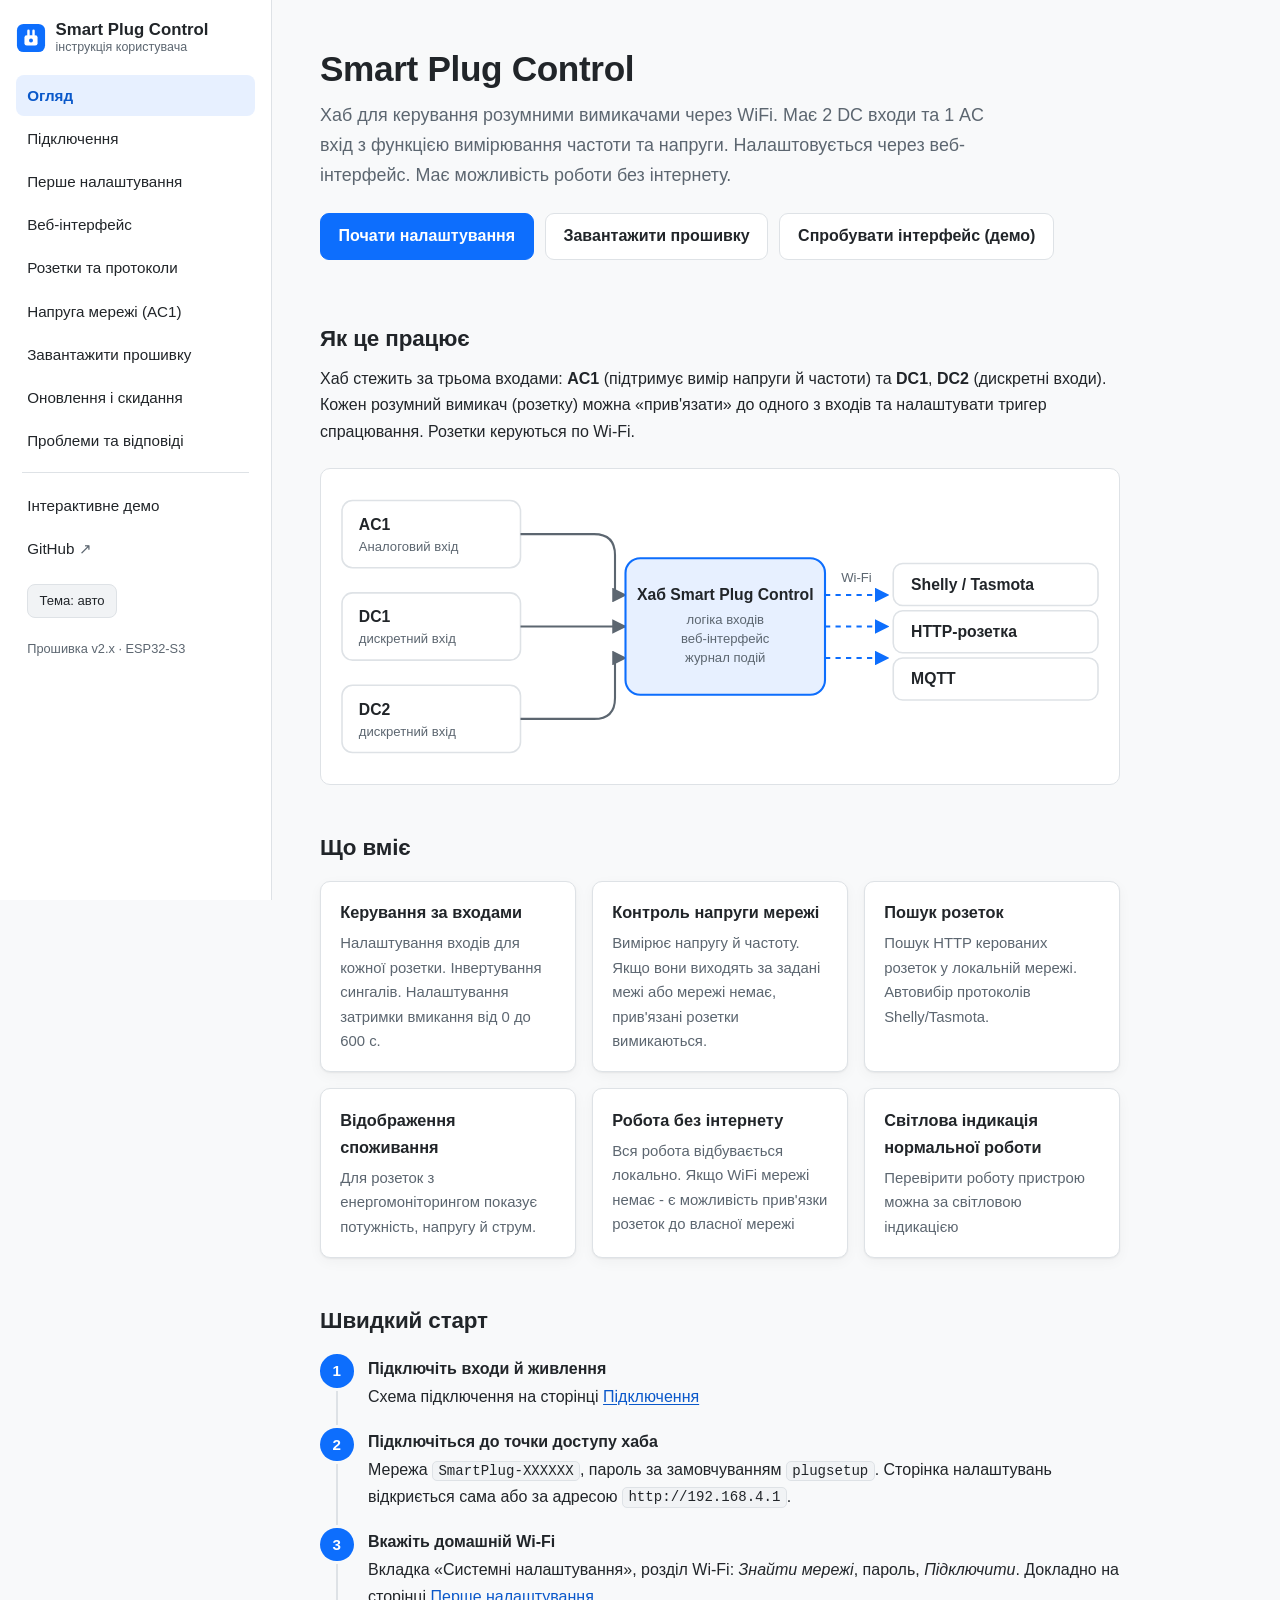
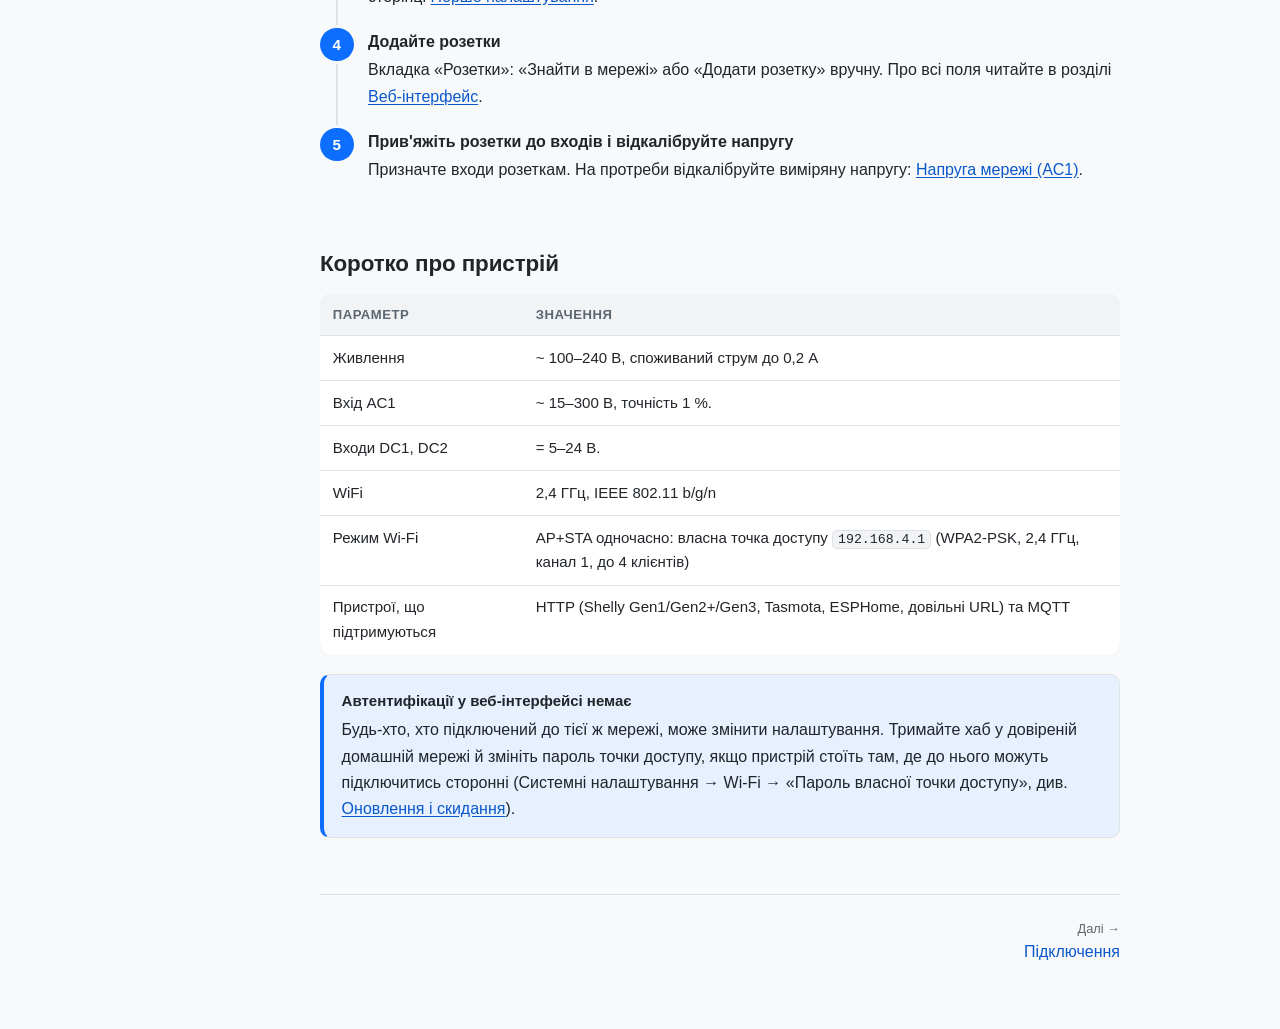
<file: index.html>
<!doctype html>
<html lang="uk">
<head>
    <meta charset="utf-8">
    <meta name="viewport" content="width=device-width, initial-scale=1">
    <title>Smart Plug Control — Інструкція</title>
    <meta name="description"
          content="Smart Plug Control: Хаб для керування розумними вимикачами через WiFi. Підключення, налаштування, оновлення.">
    <link rel="icon" type="image/svg+xml" href="assets/favicon.svg">
    <link rel="stylesheet" href="assets/site.css">
</head>
<body>
<a class="skip" href="#main">До змісту</a>
<div class="shell">
    <aside class="side" id="side">
        <noscript><a href="index.html">Огляд</a></noscript>
    </aside>
    <main id="main">

        <section class="hero">
            <h1>Smart Plug Control</h1>
            <p class="lead">Хаб для керування розумними вимикачами через WiFi. Має 2 DC входи та 1 AC вхід з функцією
                вимірювання частоти та напруги.
                Налаштовується через веб-інтерфейс. Має можливість роботи без інтернету.</p>
            <div class="actions">
                <a class="btn primary" href="setup.html">Почати налаштування</a>
                <a class="btn" href="firmware.html">Завантажити прошивку</a>
                <a class="btn" href="demo/index.html">Спробувати інтерфейс (демо)</a>
            </div>
        </section>

        <h2 id="how">Як це працює</h2>
        <p>Хаб стежить за трьома входами: <strong>AC1</strong> (підтримує вимір напруги й частоти) та
            <strong>DC1</strong>, <strong>DC2</strong> (дискретні входи). Кожен розумний вимикач (розетку) можна «прив'язати» до одного з
            входів та налаштувати тригер спрацювання. Розетки керуються по Wi-Fi.</p>

        <figure>
            <svg viewBox="0 0 760 300" role="img"
                 aria-label="Схема: входи AC1, DC1, DC2 підключені до хаба, який по Wi-Fi керує розетками"
                 xmlns="http://www.w3.org/2000/svg" font-family="-apple-system, Segoe UI, Roboto, sans-serif">
                <style>
                    .b {
                        fill: var(--surface);
                        stroke: var(--border);
                        stroke-width: 1.5;
                    }

                    .hub {
                        fill: var(--accent-soft);
                        stroke: var(--accent);
                        stroke-width: 2;
                    }

                    .t {
                        fill: var(--text);
                        font-size: 15px;
                        font-weight: 600;
                    }

                    .s {
                        fill: var(--muted);
                        font-size: 12.5px;
                    }

                    .a {
                        stroke: var(--muted);
                        stroke-width: 2;
                        fill: none;
                        marker-end: url(#ah);
                    }

                    .w {
                        stroke: var(--accent);
                        stroke-width: 2;
                        fill: none;
                        stroke-dasharray: 5 5;
                        marker-end: url(#ah2);
                    }
                </style>
                <defs>
                    <marker id="ah" viewBox="0 0 10 10" refX="9" refY="5" markerWidth="7" markerHeight="7"
                            orient="auto">
                        <path d="M0 0L10 5L0 10z" fill="var(--muted)"/>
                    </marker>
                    <marker id="ah2" viewBox="0 0 10 10" refX="9" refY="5" markerWidth="7" markerHeight="7"
                            orient="auto">
                        <path d="M0 0L10 5L0 10z" fill="var(--accent)"/>
                    </marker>
                </defs>

                <rect class="b" x="20" y="30" width="170" height="64" rx="10"/>
                <text class="t" x="36" y="58">AC1</text>
                <text class="s" x="36" y="78">Аналоговий вхід</text>

                <rect class="b" x="20" y="118" width="170" height="64" rx="10"/>
                <text class="t" x="36" y="146">DC1</text>
                <text class="s" x="36" y="166">дискретний вхід</text>

                <rect class="b" x="20" y="206" width="170" height="64" rx="10"/>
                <text class="t" x="36" y="234">DC2</text>
                <text class="s" x="36" y="254">дискретний вхід</text>

                <path class="a" d="M190 62 H260 Q280 62 280 82 V120 H290"/>
                <path class="a" d="M190 150 H290"/>
                <path class="a" d="M190 238 H260 Q280 238 280 218 V180 H290"/>

                <rect class="hub" x="290" y="85" width="190" height="130" rx="14"/>
                <text class="t" x="385" y="125" text-anchor="middle">Хаб Smart Plug Control</text>
                <text class="s" x="385" y="148" text-anchor="middle">логіка входів</text>
                <text class="s" x="385" y="166" text-anchor="middle">веб-інтерфейс</text>
                <text class="s" x="385" y="184" text-anchor="middle">журнал подій</text>

                <path class="w" d="M480 120 H540"/>
                <path class="w" d="M480 150 H540"/>
                <path class="w" d="M480 180 H540"/>
                <text class="s" x="510" y="108" text-anchor="middle">Wi-Fi</text>

                <rect class="b" x="545" y="90" width="195" height="40" rx="9"/>
                <text class="t" x="562" y="115">Shelly / Tasmota</text>
                <rect class="b" x="545" y="135" width="195" height="40" rx="9"/>
                <text class="t" x="562" y="160">HTTP-розетка</text>
                <rect class="b" x="545" y="180" width="195" height="40" rx="9"/>
                <text class="t" x="562" y="205">MQTT</text>
            </svg>
        </figure>

        <h2 id="features">Що вміє</h2>
        <div class="grid">
            <div class="card"><h3>Керування за входами</h3>
                <p>Налаштування входів для кожної розетки. Інвертування сингалів. Налаштування затримки вмикання від 0 до 600 с.</p>
            </div>
            <div class="card"><h3>Контроль напруги мережі</h3>
                <p>Вимірює напругу й частоту. Якщо вони виходять за задані межі або мережі немає, прив'язані розетки
                    вимикаються.</p></div>
            <div class="card"><h3>Пошук розеток</h3>
                <p>Пошук HTTP керованих розеток у локальній мережі. Автовибір протоколів Shelly/Tasmota.</p></div>
            <div class="card"><h3>Відображення споживання</h3>
                <p>Для розеток з енергомоніторингом показує потужність, напругу й струм.</p></div>
            <div class="card"><h3>Робота без інтернету</h3>
                <p>Вся робота відбувається локально. Якщо WiFi мережі немає - є можливість прив'язки розеток до власної мережі</p></div>
            <div class="card"><h3>Світлова індикація нормальної роботи</h3>
                <p>Перевірити роботу пристрою можна за світловою індикацією</p>
            </div>
        </div>

        <h2 id="quick">Швидкий старт</h2>
        <ol class="steps">
            <li><strong>Підключіть входи й живлення</strong>
                Схема підключення на сторінці <a href="hardware.html">Підключення</a>
            </li>
            <li><strong>Підключіться до точки доступу хаба</strong>
                Мережа <code>SmartPlug-XXXXXX</code>, пароль за замовчуванням <code>plugsetup</code>. Сторінка
                налаштувань відкриється сама або за адресою <code>http://192.168.4.1</code>.
            </li>
            <li><strong>Вкажіть домашній Wi-Fi</strong>
                Вкладка «Системні налаштування», розділ Wi-Fi: <em>Знайти мережі</em>, пароль, <em>Підключити</em>.
                Докладно на сторінці <a href="setup.html">Перше налаштування</a>.
            </li>
            <li><strong>Додайте розетки</strong>
                Вкладка «Розетки»: «Знайти в мережі» або «Додати розетку» вручну. Про всі поля читайте в розділі <a
                        href="interface.html">Веб-інтерфейс</a>.
            </li>
            <li><strong>Прив'яжіть розетки до входів і відкалібруйте напругу</strong>
                Призначте входи розеткам. На протреби відкалібруйте виміряну напругу: <a href="ac.html">Напруга мережі (AC1)</a>.
            </li>
        </ol>

        <h2 id="specs">Коротко про пристрій</h2>
        <div class="tscroll">
            <table>
                <tr>
                    <th>Параметр</th>
                    <th>Значення</th>
                </tr>
              <tr>
                <td>Живлення</td>
                <td>~ 100–240 В, споживаний струм до 0,2 А</td>
              </tr>
              <tr>
                <td>Вхід AC1</td>
                <td>
                  ~ 15–300 В, точність 1 %.
                </td>
              </tr>
              <tr>
                <td>Входи DC1, DC2</td>
                <td>
                  = 5–24 В.
                </td>
              </tr>
              <tr>
                <td>WiFi</td>
                <td>2,4 ГГц, IEEE 802.11 b/g/n</td>
              </tr>
              <tr>
                <td>Режим Wi-Fi</td>
                <td>AP+STA одночасно: власна точка доступу <code>192.168.4.1</code> (WPA2-PSK, 2,4 ГГц, канал 1, до
                  4 клієнтів)
                </td>
              </tr>
              <tr>
                <td>Пристрої, що підтримуються</td>
                <td>HTTP (Shelly Gen1/Gen2+/Gen3, Tasmota, ESPHome, довільні URL) та MQTT</td>
              </tr>
            </table>
        </div>

        <div class="callout note">
            <span class="t">Автентифікації у веб-інтерфейсі немає</span>
            Будь-хто, хто підключений до тієї ж мережі, може змінити налаштування. Тримайте хаб у довіреній домашній
            мережі й змініть пароль точки доступу, якщо пристрій стоїть там, де до нього можуть підключитись сторонні
            (Системні налаштування → Wi-Fi → «Пароль власної точки доступу», див. <a href="maintenance.html">Оновлення і
            скидання</a>).
        </div>

    </main>
</div>
<script src="assets/site.js"></script>
</body>
</html>
</file>
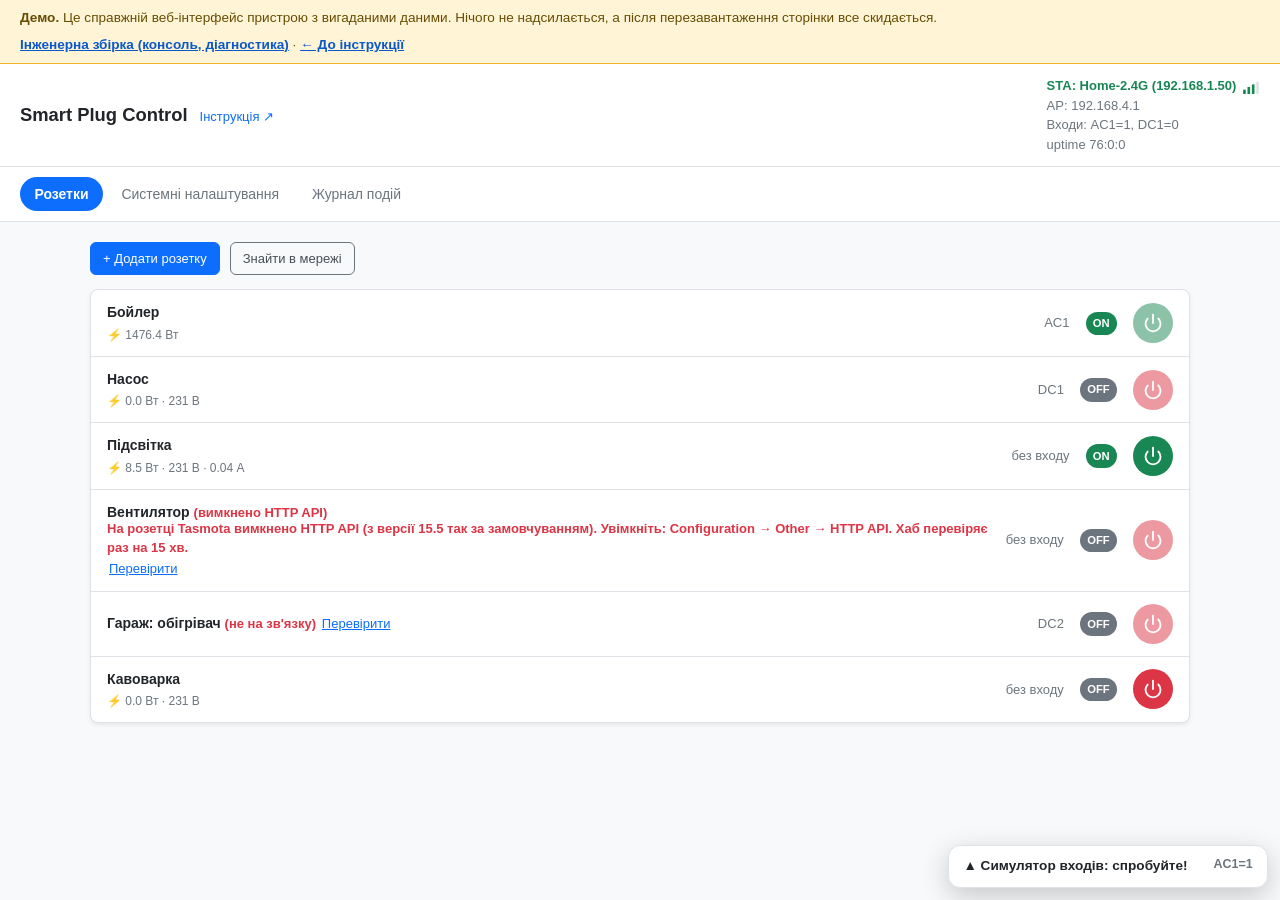
<file: demo/index.html>
<!DOCTYPE html>
<html lang="uk">
<head>
<meta charset="UTF-8">
<meta name="viewport" content="width=device-width, initial-scale=1">
<meta name="robots" content="noindex">
<title>Smart Plug Control</title>
<link rel="icon" type="image/svg+xml" href="favicon.svg">
<link rel="stylesheet" href="style.css">
</head>
<body>
<header>
  <div class="brand">
    <h1>Smart Plug Control</h1>
    <span id="eng-badge" class="eng-badge hidden" title="Інженерна збірка: консоль і діагностика">Інженерна прошивка</span>
    <a class="doc-link" id="doc-link" href="https://vmexanik.github.io/SmartPlugControlDoc/" target="_blank" rel="noopener">Інструкція ↗</a>
  </div>
  <div id="status-bar" class="status-bar">
    <span id="wifi-status-line">завантаження статусу…</span> <br>
    AP: <span id="ap-ip-val">-</span> <br>
    Входи: <span id="inputs-status-line">-</span> <br>
    uptime <span id="uptime-val">-</span>
  </div>
</header>

<nav class="tabs">
  <button class="tab-btn active" data-tab="plugs">Розетки</button>
  <button class="tab-btn" data-tab="settings">Системні налаштування</button>
  <button class="tab-btn" data-tab="log">Журнал подій</button>
  <button class="tab-btn eng-only hidden" data-tab="console">Консоль</button>
  <button class="tab-btn eng-only hidden" data-tab="diag">Діагностика</button>
</nav>

<div id="portal-warn" class="portal-warn hidden">
  Ви відкрили сторінку у вікні входу в мережу (captive portal). Воно не вміє вибирати файли й зберігати завантаження.
  Для прошивки та збереження консолі відкрийте <b id="portal-url"></b> у Safari / Chrome.
</div>

<div id="sta-moved" class="sta-moved hidden">
  <div>Пристрій підключився до Wi-Fi <b id="sta-moved-ssid"></b>. Нова адреса: <b id="sta-moved-ip"></b> або <b id="sta-moved-host"></b></div>
  <div id="sta-moved-hint" class="hint">Підключіть цей телефон / комп'ютер до мережі <b id="sta-moved-ssid2"></b> — сторінка перейде на нову адресу сама.</div>
  <div id="sta-moved-portal" class="hint hidden">Вікно входу в мережу закриється при зміні мережі: відкрийте нову адресу в Safari / Chrome.</div>
  <a id="sta-moved-go" class="btn primary" href="#">Перейти</a>
</div>

<main>
  <section id="tab-plugs" class="tab-content active">
    <div class="toolbar">
      <button id="btn-add-plug" class="primary">+ Додати розетку</button>
      <button id="btn-scan-network">Знайти в мережі</button>
    </div>
    <div class="device-list" id="plugs-tbody"></div>
  </section>

  <section id="tab-settings" class="tab-content">
    <h2>Вхідні тригери</h2>
    <p class="hint">Оберіть, які тригери використовує пристрій (можна декілька одночасно)</p>
    <div class="inputs-list" id="inputs-tbody"></div>

    <h2>Налаштування входу AC</h2>
    <p class="hint">Вимір напруги та частоти входу АС.</p>
    <div id="ac-mon-status" class="status-block"></div>
    <div class="form-grid">
      <label>Мін. напруга, В
        <input type="number" id="set-acmon-vmin" min="100" max="300" step="1">
      </label>
      <label>Макс. напруга, В
        <input type="number" id="set-acmon-vmax" min="100" max="300" step="1">
      </label>
      <label>Мін. частота, Гц
        <input type="number" id="set-acmon-fmin" min="40" max="65" step="0.1">
      </label>
      <label>Макс. частота, Гц
        <input type="number" id="set-acmon-fmax" min="40" max="65" step="0.1">
      </label>
    </div>

    <h2>Калібрування входу АС</h2>
    <p class="hint">
      Виміряйте напругу на вході мультиметром, введіть значення і натисніть «Відкалібрувати» — пристрій сам підлаштує покази (займає ~2 с). 
      Налаштування застосовується миттєво. Окреме збереження непотрібне.
      Калібрування зберігається й після скидання до заводських налаштувань; щоб прибрати його, натисніть «Скинути».</p>
    <div class="form-grid">
      <label>Напруга за мультиметром, В
        <div class="input-with-btn">
          <input type="number" id="acmon-cal-ref" min="50" max="400" step="0.1" placeholder="напр. 230.0">
          <button type="button" id="btn-ac-calibrate" class="primary">Відкалібрувати</button>
          <button type="button" id="btn-ac-cal-reset">Скинути</button>
        </div>
      </label>
    </div>
    <div id="ac-cal-info" class="hint"></div>
    <span id="ac-cal-result" class="save-result"></span>

    <h2>Wi-Fi</h2>
    <div id="wifi-status" class="status-block"></div>
    <div class="form-grid">
      <label>SSID мережі
        <div class="input-with-btn">
          <input type="text" id="wifi-ssid" maxlength="32" placeholder="Оберіть зі списку або введіть вручну (напр. прихована мережа)">
          <button type="button" id="btn-scan-wifi">Знайти мережі</button>
        </div>
      </label>
      <label>Пароль
        <div class="input-with-btn">
          <input type="password" id="wifi-pass" maxlength="64">
          <button type="button" id="btn-toggle-wifi-pass">Показати</button>
        </div>
      </label>
    </div>
    <button id="btn-save-wifi" class="primary">Підключити</button>
    <span id="wifi-save-result" class="save-result"></span>

    <div class="form-grid">
      <label>Власна точка доступу (AP)
        <select id="ap-mode">
          <option value="always">Завжди увімкнена</option>
          <option value="auto">Авто: лише коли немає Wi-Fi</option>
        </select>
      </label>
    </div>
    <p class="hint">«Авто»: точка доступу вимикається через 5 хв після підключення до Wi-Fi (якщо до неї ніхто не підключений) і сама вмикається, якщо зв'язку з Wi-Fi немає довше 1 хв або пароль Wi-Fi не підходить. Повністю вимкнути її не можна: з невірним паролем пристрій став би недоступним.</p>
    <span id="ap-mode-result" class="save-result"></span>

    <div class="form-grid">
      <label>Пароль власної точки доступу (AP), 8–63 символи
        <div class="input-with-btn">
          <input type="password" id="ap-pass" maxlength="63" autocomplete="new-password">
          <button type="button" id="btn-toggle-ap-pass">Показати</button>
        </div>
      </label>
    </div>
    <p class="hint">Після зміни точка доступу перезапуститься: підключені до неї пристрої (зокрема цей браузер, якщо ви на AP) треба підключити заново з новим паролем. Скидання до заводських налаштувань повертає стандартний пароль.</p>
    <button id="btn-save-ap" class="primary">Змінити пароль AP</button>
    <span id="ap-save-result" class="save-result"></span>

    <h2>Налаштування підключення до MQTT брокера</h2>
    <div class="form-grid">
      <label>URI (напр. mqtt://192.168.1.10:1883)
        <input type="text" id="set-mqtt-uri" placeholder="mqtt://host:1883">
      </label>
      <label>Client ID
        <input type="text" id="set-mqtt-client-id">
      </label>
      <label>Користувач
        <input type="text" id="set-mqtt-user">
      </label>
      <label>Пароль
        <input type="password" id="set-mqtt-pass">
      </label>
    </div>

    <h2>Дата і час</h2>
    <div id="time-status" class="status-block"></div>
    <div class="form-grid">
      <label>Встановити вручну
        <input type="datetime-local" id="time-manual-input" step="1">
      </label>
    </div>
    <button id="btn-set-time">Встановити вручну</button>
    <span id="time-save-result" class="save-result"></span>

    <h2>Збереження налаштувань</h2>
    <p class="hint">Зберігає зміни в розділах «Вхідні тригери», «Налаштування входу AC» і «MQTT».</p>
    <button id="btn-save-settings" class="primary">Зберегти налаштування</button>
    <span id="settings-save-result" class="save-result"></span>

    <h2>Оновлення прошивки</h2>
    <div id="fw-info" class="status-block"></div>
    <p class="hint">Оберіть файл прошивки і натисніть "Оновити прошивку". Налаштування та збережені пристрої зберігаються.</p>
    <div class="file-field">
      <span class="field-title">Файл прошивки (.bin)</span>
      <div class="file-pick">
        <input type="file" id="fw-file" class="visually-hidden">
        <label for="fw-file" class="file-btn">Обрати файл…</label>
        <span id="fw-file-name" class="file-name empty">Файл не вибрано</span>
        <button type="button" id="btn-fw-upload" class="primary" disabled>Оновити прошивку</button>
      </div>
    </div>
    <progress id="fw-progress" class="hidden" max="100" value="0"></progress>
    <span id="fw-result" class="save-result"></span>

    <h2>Повне скидання пристрою</h2>
    <p class="hint">Стирає розетки, налаштування, пароль Wi-Fi, пароль точки доступу та журнал і повертає пристрій до заводського стану (калібрування вольтметра зберігається). 
      Після цього пристрій перезавантажиться і буде доступний лише через власну точку доступу налаштування.</p>
    <button type="button" id="btn-factory-reset" class="danger">Скинути пристрій до заводських налаштувань</button>
  </section>

  <section id="tab-log" class="tab-content">
    <div class="toolbar">
      <span class="hint">Зберігаються останні 50 подій</span>
      <button id="btn-refresh-log">Оновити</button>
      <button id="btn-clear-log" class="danger">Очистити журнал</button>
    </div>
    <div class="log-list" id="log-tbody"></div>
  </section>

  <section id="tab-console" class="tab-content">
    <div class="toolbar console-toolbar">
      <label>Показувати
        <select id="con-level">
          <option value="E">лише помилки</option>
          <option value="EW">помилки + попередження</option>
          <option value="EWI-" selected>усе</option>
        </select>
      </label>
      <label class="con-check"><input type="checkbox" id="con-autoscroll" checked> автопрокрутка</label>
      <button id="btn-con-pause">Пауза</button>
      <button id="btn-con-download">Завантажити .txt</button>
      <button id="btn-con-clear" class="danger">Очистити</button>
    </div>
    <p class="hint">Живий системний лог пристрою (те саме, що виводиться в UART). Зберігаються останні 256 рядків;
      вони переживають програмне перезавантаження, збій чи watchdog, тож після несподіваного рестарту тут видно, що було перед ним.
      Знеструмлення очищає буфер.</p>
    <div class="console" id="con-out"></div>
  </section>

  <section id="tab-diag" class="tab-content">
    <div class="toolbar">
      <span class="hint" id="diag-updated">Оновлюється кожні 3 с, поки вкладка відкрита</span>
      <button id="btn-diag-pause">Пауза</button>
    </div>

    <h2>Пам'ять і процесор</h2>
    <p class="hint">Завантаження ядра = 100 % мінус частка його задачі IDLE з попереднього оновлення.</p>
    <div class="diag-cards" id="diag-mem"></div>

    <h2>Задачі</h2>
    <p class="hint">Вільний стек — мінімум за весь час роботи задачі (high-water mark). CPU — завантаження одного ядра з попереднього оновлення.</p>
    <div class="table-responsive">
      <table class="diag-table">
        <thead><tr><th>Задача</th><th>Стан</th><th class="num">Пріор.</th><th class="num">Ядро</th><th class="num">Вільний стек, Б</th><th class="num">CPU, %</th></tr></thead>
        <tbody id="diag-tasks"></tbody>
      </table>
    </div>

    <h2>Wi-Fi</h2>
    <div id="diag-wifi" class="status-block"></div>
    <h3 class="diag-sub">Клієнти точки доступу</h3>
    <div id="diag-ap-clients" class="hint"></div>
    <h3 class="diag-sub">Історія відключень STA</h3>
    <div class="table-responsive">
      <table class="diag-table">
        <thead><tr><th>Коли</th><th>Причина</th><th class="num">RSSI</th></tr></thead>
        <tbody id="diag-disc"></tbody>
      </table>
    </div>

    <h2>Рівні логування</h2>
    <p class="hint">Змінюються одразу, без перезавантаження, і діють до наступного рестарту.
      «*» — рівень за замовчуванням для всіх тегів (скидає окремі налаштування). Максимум у цій збірці: <b id="diag-log-max">-</b>.</p>
    <div class="form-grid">
      <label>Тег
        <input type="text" id="diag-log-tag" list="diag-log-tags" placeholder="* або напр. wifi_manager">
        <datalist id="diag-log-tags"></datalist>
      </label>
      <label>Рівень
        <select id="diag-log-level">
          <option value="none">none</option>
          <option value="error">error</option>
          <option value="warn">warn</option>
          <option value="info" selected>info</option>
          <option value="debug">debug</option>
          <option value="verbose">verbose</option>
        </select>
      </label>
    </div>
    <button id="btn-diag-log-set" class="primary">Застосувати</button>
    <span id="diag-log-result" class="save-result"></span>
    <div id="diag-log-current" class="status-block"></div>
  </section>
</main>

<div id="plug-modal" class="modal hidden">
  <div class="modal-box">
    <h2 id="plug-modal-title">Новий пристрій</h2>
    <form id="plug-form">
      <input type="hidden" id="pf-id">
      <label>Назва
        <input type="text" id="pf-name" required maxlength="31">
      </label>

      <div class="form-row">
        <label id="pf-enabled-row"><input type="checkbox" id="pf-enabled" checked> Увімкнена</label>
        <label>Вхід
          <select id="pf-input">
            <option value="NONE">— (тільки вручну)</option>
            <option value="AC1">AC1</option>
            <option value="DC1">DC1</option>
            <option value="DC2">DC2</option>
          </select>
        </label>
        <label>
          <input type="checkbox" id="pf-invert"> Інверсія</label>
                  <label>Затримка увімкнення, с
          <input type="number" id="pf-on-delay" min="0" max="600" step="1" value="0">
        </label>
      </div>
      <p class="hint">Вимкнення - миттєво, увімкнення з затримкою (0–600 с). Може бути корисним для нестабільного входу. Інверсія входу враховується.</p>

      <label>Драйвер / протокол
        <select id="pf-driver">
          <option value="http">HTTP</option>
          <option value="http:shelly_gen1">Shelly (Gen1)</option>
          <option value="http:shelly_gen2">Shelly (Gen2+/Gen3)</option>
          <option value="http:tasmota">Tasmota</option>
          <option value="http:esphome">ESPHome</option>
          <option value="mqtt">MQTT</option>
        </select>
      </label>

      <fieldset id="pf-http-fields">
        <legend>HTTP</legend>
        <input type="hidden" id="pf-family" value="unknown">
        <input type="hidden" id="pf-kind" value="unknown">
        <div id="pf-http-host-field" class="hidden">
          <label>IP або хост пристрою
            <input type="text" id="pf-http-host" placeholder="192.168.1.50">
          </label>
        </div>
        <div id="pf-esph-fields" class="hidden">
          <div class="input-with-btn esph-row">
            <select id="pf-esph-switch" aria-label="Перемикач ESPHome">
              <option value="">— натисніть «Знайти сутності» —</option>
            </select>
            <button type="button" id="btn-esph-discover">Знайти сутності</button>
          </div>
          <p id="pf-esph-info" class="hint"></p>
          <input type="hidden" id="pf-esph-power">
          <input type="hidden" id="pf-esph-voltage">
          <input type="hidden" id="pf-esph-current">
        </div>
        <div id="pf-http-manual-fields">
          <label>URL для увімкнення
            <input type="text" id="pf-http-on" placeholder="http://192.168.1.50/relay/0?turn=on">
          </label>
          <label>URL для вимкнення
            <input type="text" id="pf-http-off" placeholder="http://192.168.1.50/relay/0?turn=off">
          </label>
          <label>URL статусу (опційно)
            <input type="text" id="pf-http-status">
          </label>
          <div class="form-row">
            <label><input type="checkbox" id="pf-http-post"> Використовувати POST замість GET</label>
          </div>
        </div>
        <div class="form-row">
          <label>Логін (якщо на пристрої задано) <input type="text" id="pf-http-user"></label>
          <label>Пароль <input type="password" id="pf-http-pass"></label>
        </div>
      </fieldset>

      <fieldset id="pf-mqtt-fields">
        <legend>MQTT</legend>
        <label>Топік команди
          <input type="text" id="pf-mqtt-topic" placeholder="shellies/shelly1/relay/0/command">
        </label>
        <div class="form-row">
          <label>Payload ON <input type="text" id="pf-mqtt-on" placeholder="on"></label>
          <label>Payload OFF <input type="text" id="pf-mqtt-off" placeholder="off"></label>
        </div>
        <label>Топік стану (опційно)
          <input type="text" id="pf-mqtt-state">
        </label>
        <div class="form-row">
          <label>QoS
            <select id="pf-mqtt-qos"><option value="0">0</option><option value="1">1</option><option value="2">2</option></select>
          </label>
          <label><input type="checkbox" id="pf-mqtt-retain"> Retain</label>
        </div>
      </fieldset>

      <fieldset id="pf-zigbee-fields" class="disabled-fieldset">
        <legend>Zigbee</legend>
        <p class="hint">Драйвер зарезервований для майбутнього апаратного модуля (напр. ESP32-H2/C6 як координатор). Наразі команди повертатимуть помилку "not implemented".</p>
      </fieldset>

      <div class="form-actions">
        <button type="submit" class="primary">Зберегти</button>
        <button type="button" id="btn-cancel-plug">Скасувати</button>
        <button type="button" id="btn-delete-plug" class="danger hidden">Видалити</button>
      </div>
      <div id="plug-form-error" class="error-text"></div>
    </form>
  </div>
</div>

<div id="scan-modal" class="modal hidden">
  <div class="modal-box">
    <h2>Пошук пристроїв у мережі</h2>
    <div id="scan-status" class="status-block">Натисніть "Почати пошук"</div>
    <table id="scan-table" class="table-plain">
      <thead>
        <tr><th>Пристрій</th><th>Тип</th><th>HTTP (:80)</th></tr>
      </thead>
      <tbody id="scan-tbody"></tbody>
    </table>
    <div class="form-actions">
      <button id="btn-scan-go" class="primary">Почати пошук</button>
      <button type="button" id="btn-scan-stop" disabled>Завершити пошук</button>
      <button type="button" id="btn-scan-close">Закрити</button>
    </div>
  </div>
</div>

<div id="wifi-scan-modal" class="modal hidden">
  <div class="modal-box">
    <h2>Мережі Wi-Fi поруч</h2>
    <div id="wifi-scan-status" class="status-block">Натисніть "Шукати"</div>
    <table id="wifi-scan-table" class="table-plain">
      <thead>
        <tr><th>Мережа</th><th></th></tr>
      </thead>
      <tbody id="wifi-scan-tbody"></tbody>
    </table>
    <div class="form-actions">
      <button id="btn-wifi-scan-go" class="primary">Почати пошук</button>
      <button type="button" id="btn-wifi-scan-close">Закрити</button>
    </div>
  </div>
</div>

<div id="reset-modal" class="modal hidden">
  <div class="modal-box">
    <h2>Скинути пристрій до заводських налаштувань?</h2>
    <p class="hint">Це незворотно видалить усі розетки, системні налаштування, збережений пароль Wi-Fi, пароль точки доступу та журнал подій (калібрування вольтметра збережеться). Пристрій перезавантажиться і буде доступний лише через точку доступу налаштування, як одразу після першого ввімкнення.</p>
    <div class="form-actions">
      <button type="button" id="btn-reset-cancel">Скасувати</button>
      <button type="button" id="btn-reset-confirm" class="danger">Стерти</button>
    </div>
    <div id="reset-modal-result" class="save-result"></div>
  </div>
</div>

<div id="toast-stack" class="toast-stack"></div>

<script src="mock.js"></script>
<script src="app.js"></script>
</body>
</html>
</file>
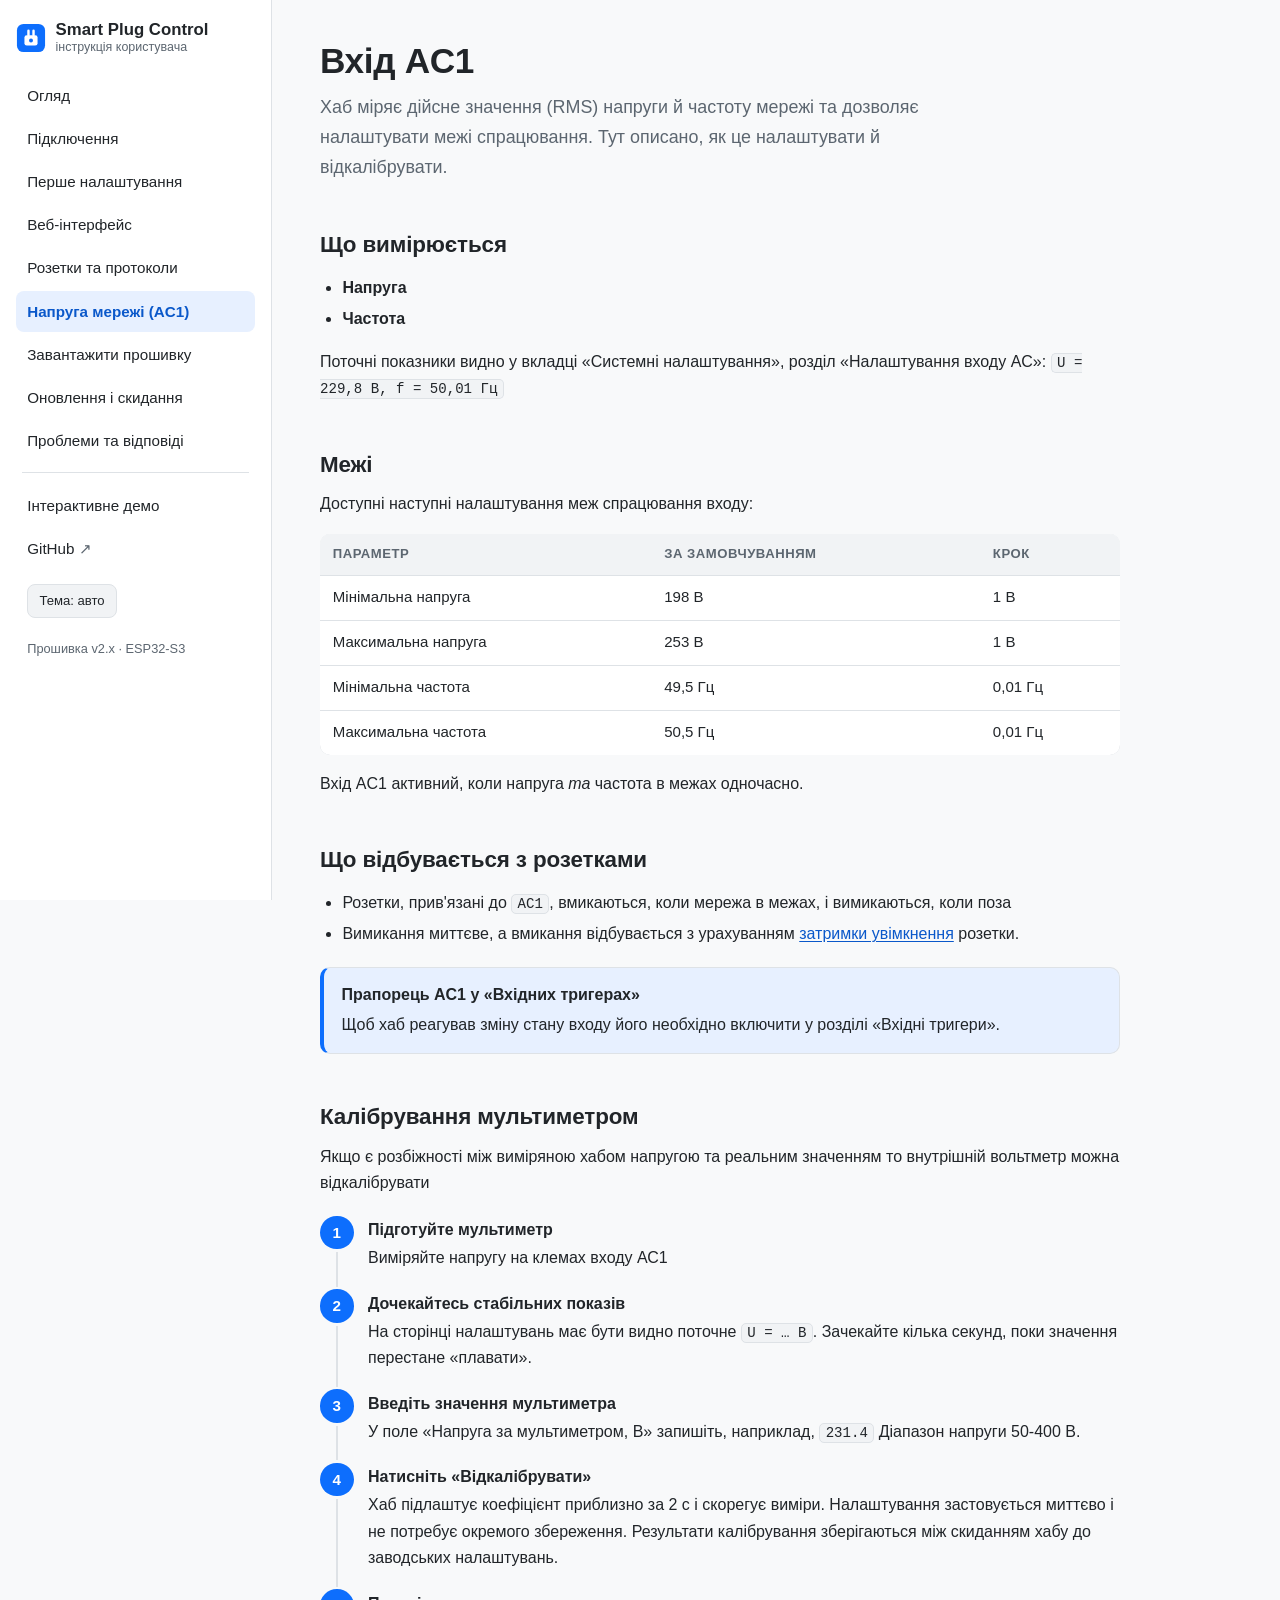
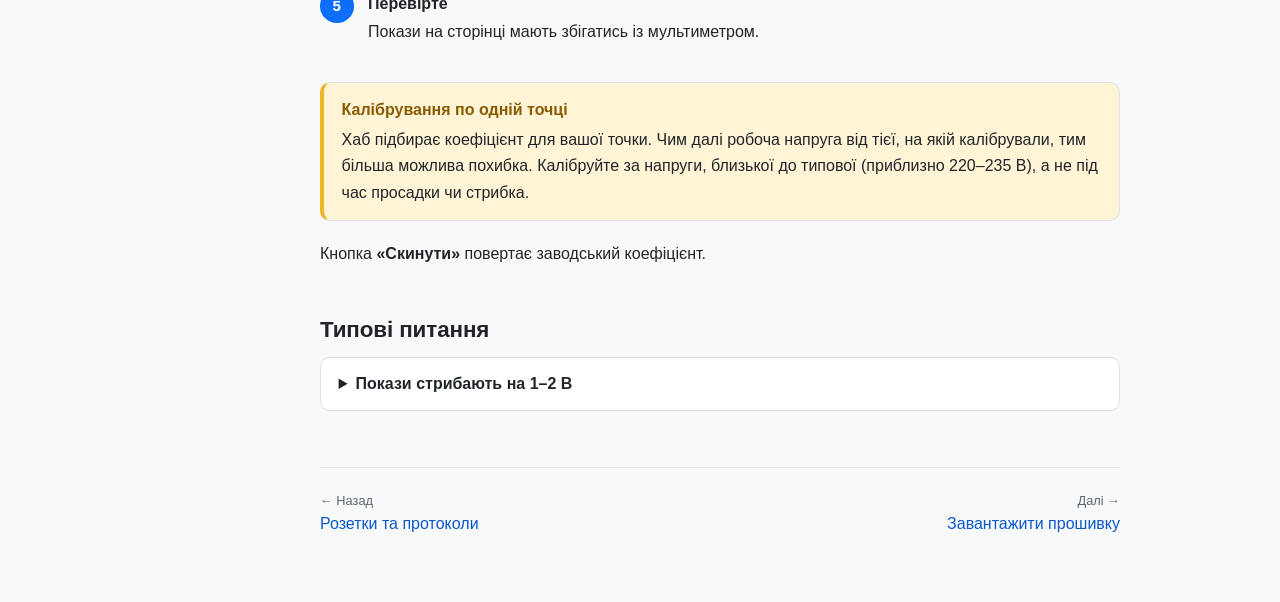
<file: ac.html>
<!doctype html>
<html lang="uk">
<head>
    <meta charset="utf-8">
    <meta name="viewport" content="width=device-width, initial-scale=1">
    <title>Вхід AC1 — Smart Plug Control</title>
    <meta name="description"
          content="Вимірювання напруги й частоти мережі через ZMPT101B: межі, поведінка розеток, калібрування мультиметром.">
    <link rel="icon" type="image/svg+xml" href="assets/favicon.svg">
    <link rel="stylesheet" href="assets/site.css">
</head>
<body>
<a class="skip" href="#main">До змісту</a>
<div class="shell">
    <aside class="side" id="side">
        <noscript><a href="index.html">Огляд</a></noscript>
    </aside>
    <main id="main">

        <h1>Вхід AC1</h1>
        <p class="lead">Хаб міряє дійсне значення (RMS) напруги й частоту мережі та дозволяє налаштувати межі спрацювання.
          Тут описано, як це налаштувати й відкалібрувати.</p>

        <h2 id="how">Що вимірюється</h2>
        <ul>
            <li><strong>Напруга</strong></li>
            <li><strong>Частота</strong></li>
        </ul>
        <p>Поточні показники видно у вкладці «Системні налаштування», розділ «Налаштування входу AC»: <code>U = 229,8 В, f = 50,01 Гц</code></p>

        <h2 id="band">Межі</h2>
        <p>Доступні наступні налаштування меж спрацювання входу:</p>
        <div class="tscroll">
            <table>
                <tr>
                    <th>Параметр</th>
                    <th>За замовчуванням</th>
                    <th>Крок</th>
                </tr>
                <tr>
                    <td>Мінімальна напруга</td>
                    <td>198 В</td>
                    <td>1 В</td>
                </tr>
                <tr>
                    <td>Максимальна напруга</td>
                    <td>253 В</td>
                    <td>1 В</td>
                </tr>
                <tr>
                    <td>Мінімальна частота</td>
                    <td>49,5 Гц</td>
                    <td>0,01 Гц</td>
                </tr>
                <tr>
                    <td>Максимальна частота</td>
                    <td>50,5 Гц</td>
                    <td>0,01 Гц</td>
                </tr>
            </table>
        </div>
        <p>Вхід AC1 активний, коли напруга <em>та</em> частота в межах одночасно.</p>

        <h2 id="behavior">Що відбувається з розетками</h2>
        <ul>
            <li>Розетки, прив'язані до <code>AC1</code>, вмикаються, коли мережа в межах, і вимикаються, коли поза
            </li>
            <li>Вимикання миттєве, а вмикання відбувається з урахуванням <a href="hardware.html#logic">затримки
                увімкнення</a> розетки.
            </li>
        </ul>
        <div class="callout note">
            <span class="t">Прапорець AC1 у «Вхідних тригерах»</span>
            Щоб хаб реагував зміну стану входу його необхідно включити у розділі  «Вхідні тригери».
        </div>

        <h2 id="cal">Калібрування мультиметром</h2>
        <p>Якщо є розбіжності між виміряною хабом напругою та реальним значенням то внутрішній вольтметр можна відкалібрувати</p>

        <ol class="steps">
            <li><strong>Підготуйте мультиметр</strong>
                Виміряйте напругу на клемах входу АС1
            </li>
            <li><strong>Дочекайтесь стабільних показів</strong>
                На сторінці налаштувань має бути видно поточне <code>U = … В</code>. Зачекайте кілька секунд, поки
                значення перестане «плавати».
            </li>
            <li><strong>Введіть значення мультиметра</strong>
                У поле «Напруга за мультиметром, В» запишіть, наприклад, <code>231.4</code> Діапазон напруги 50-400 В.
            </li>
            <li><strong>Натисніть «Відкалібрувати»</strong>
                Хаб підлаштує коефіцієнт приблизно за 2 с і скорегує виміри. Налаштування застовується миттєво і не потребує окремого збереження.
              Результати калібрування зберігаються між скиданням хабу до заводських налаштувань.
            </li>
            <li><strong>Перевірте</strong>
                Покази на сторінці мають збігатись із мультиметром.
            </li>
        </ol>

        <div class="callout warn">
            <span class="t">Калібрування по одній точці</span>
            Хаб підбирає коефіцієнт для вашої точки. Чим далі робоча напруга від тієї, на якій калібрували, тим
            більша можлива похибка. Калібруйте за напруги, близької до типової (приблизно 220–235 В), а не під час
            просадки чи стрибка.
        </div>

        <p>Кнопка <strong>«Скинути»</strong> повертає заводський коефіцієнт.</p>

        <h2 id="tips">Типові питання</h2>
        <details>
            <summary>Покази стрибають на 1–2 В</summary>
            <p>Це нормально для мережі. Не ставте вузькі межі впритул до
                робочої напруги. Залиште запас і користуйтесь затримкою вмикання.</p>
        </details>

    </main>
</div>
<script src="assets/site.js"></script>
</body>
</html>
</file>
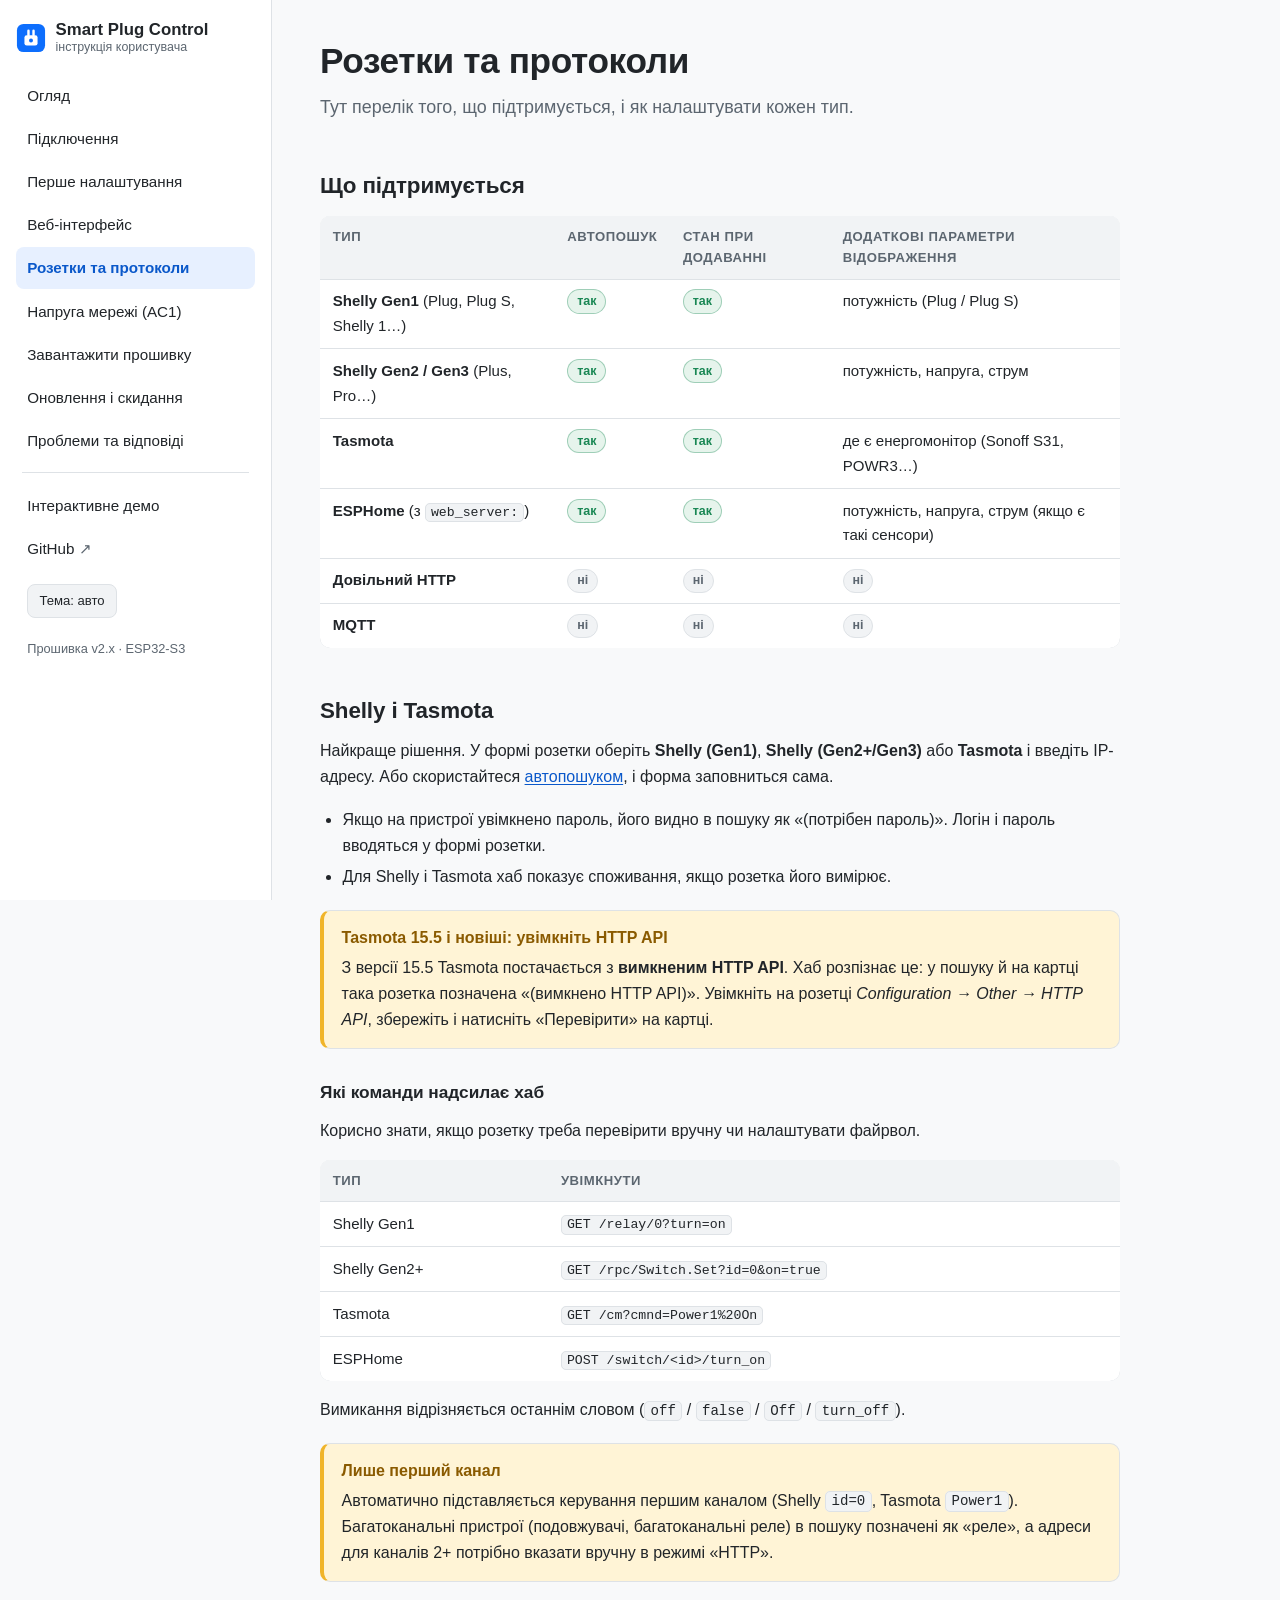
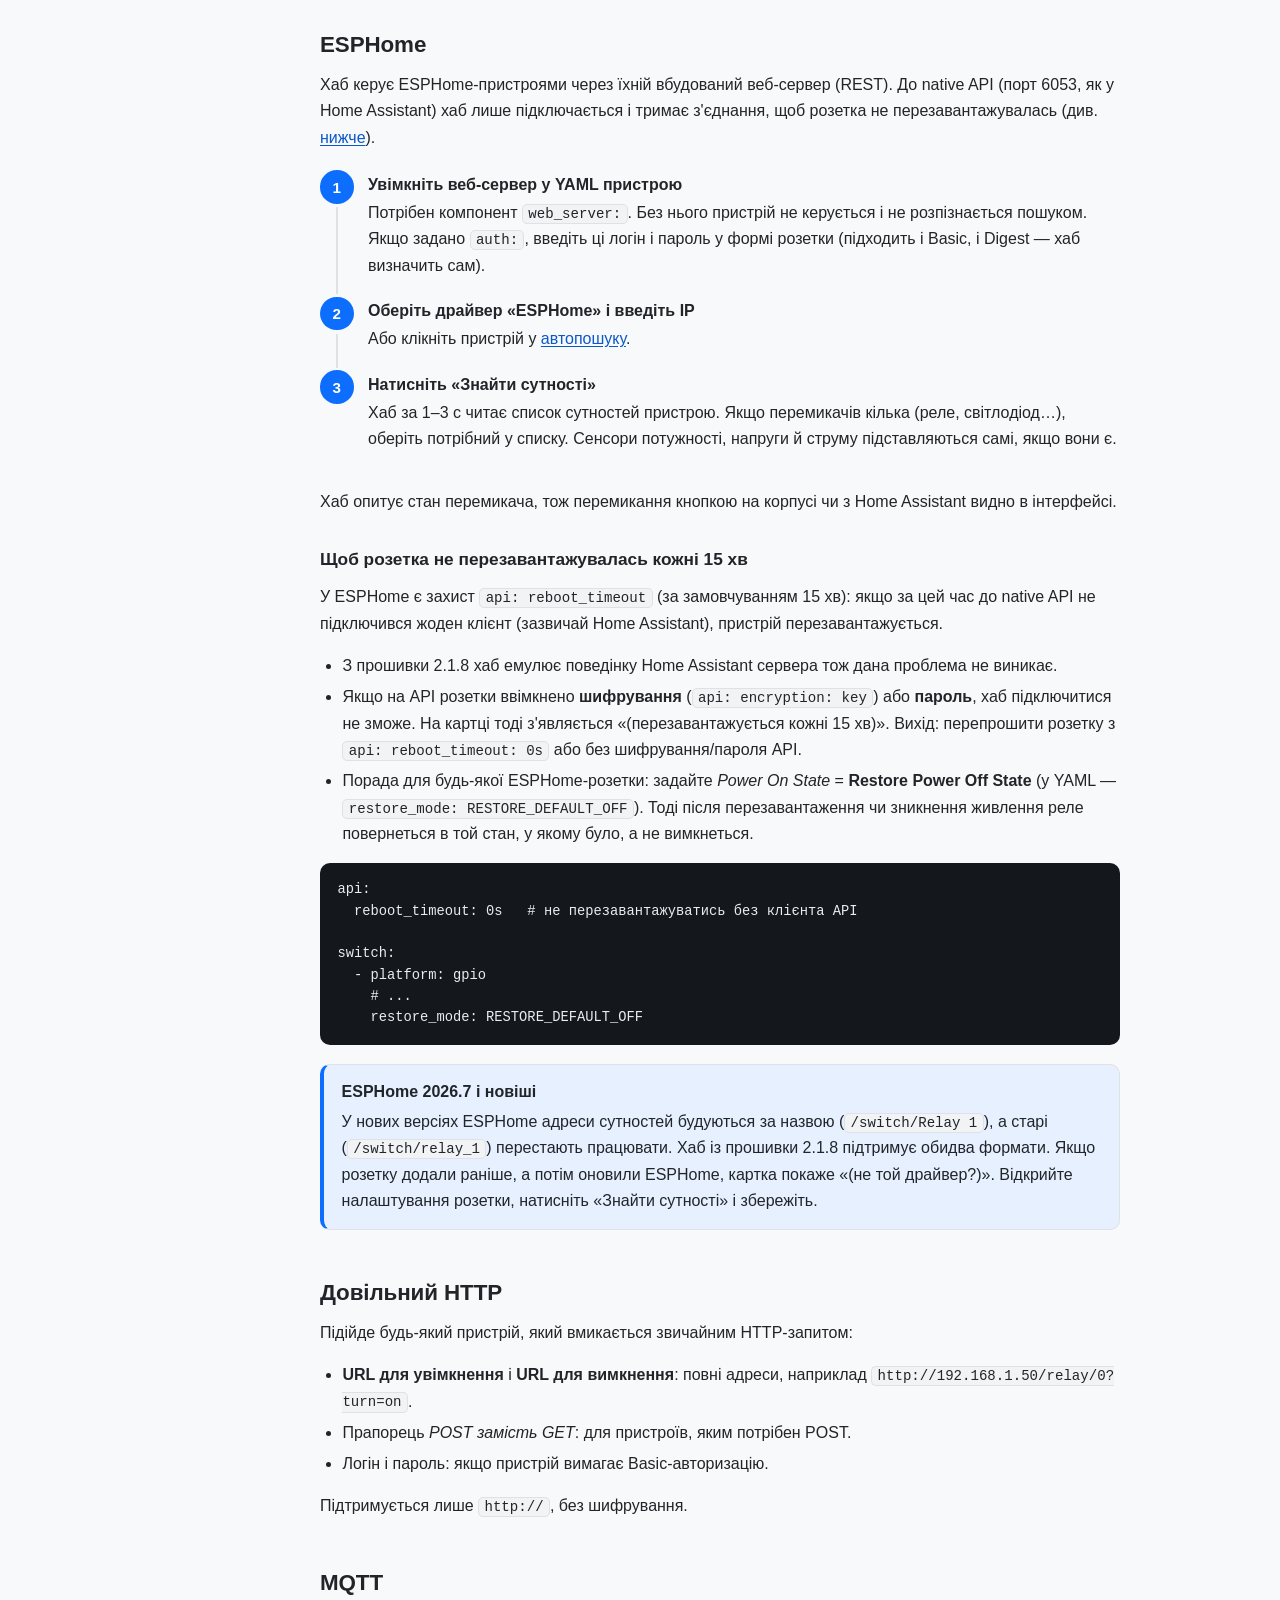
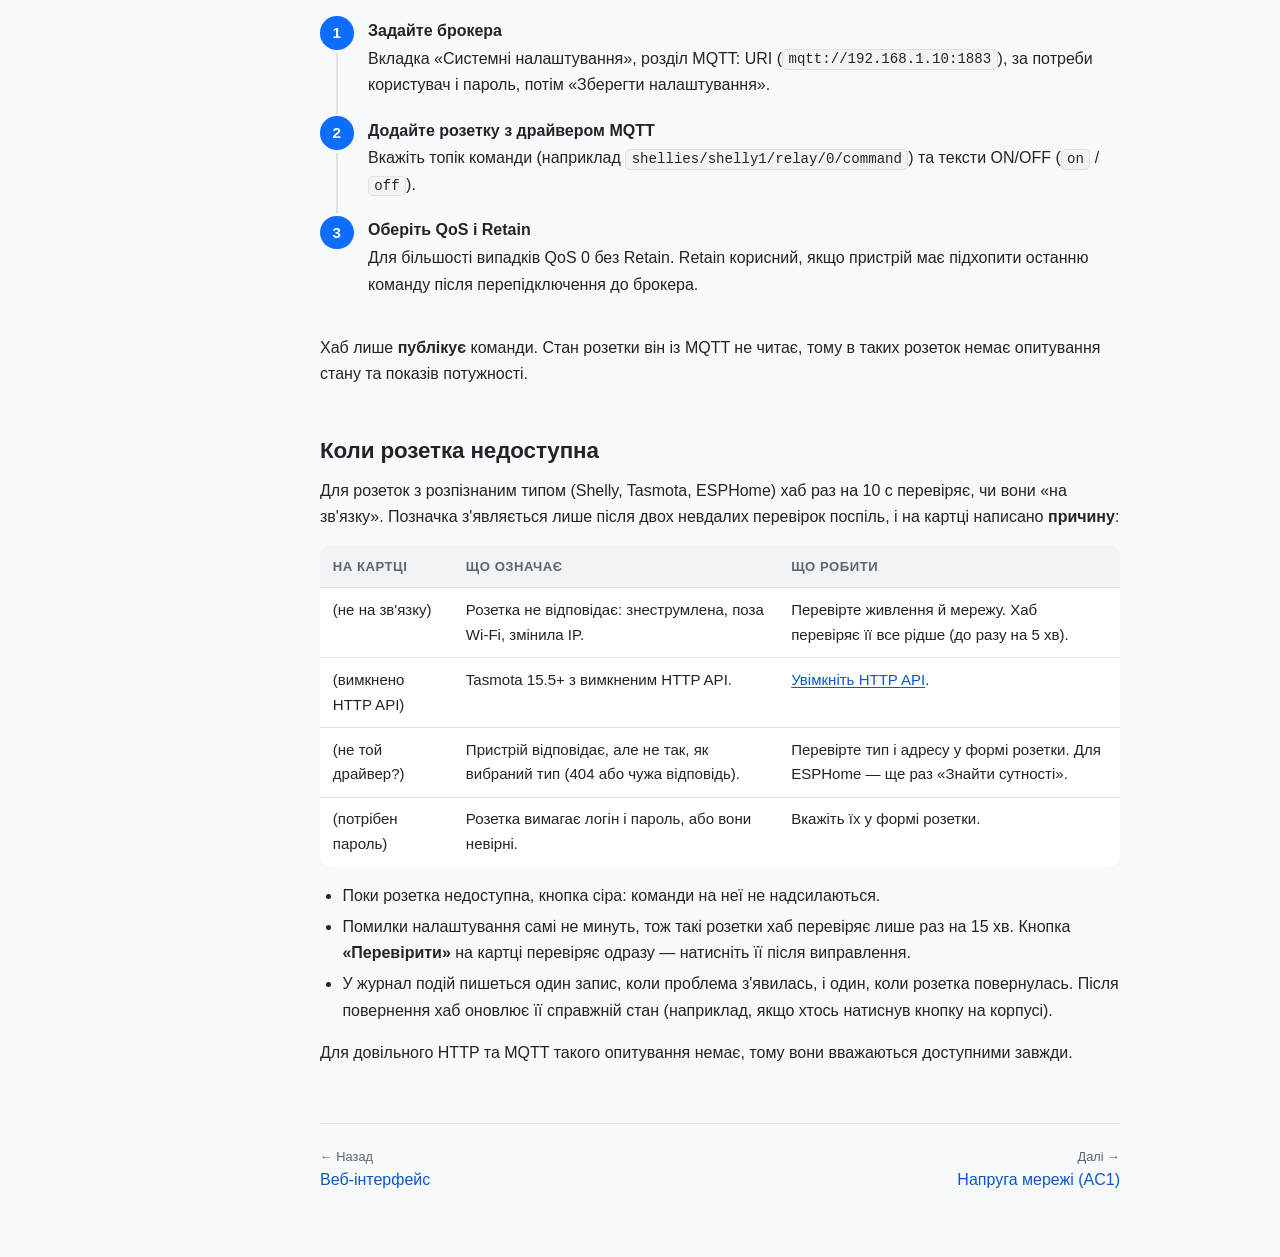
<file: devices.html>
<!doctype html>
<html lang="uk">
<head>
    <meta charset="utf-8">
    <meta name="viewport" content="width=device-width, initial-scale=1">
    <title>Розетки та протоколи — Smart Plug Control</title>
    <meta name="description"
          content="Які розетки підтримує Smart Plug Control: Shelly, Tasmota, ESPHome, довільний HTTP, MQTT. Що не підтримується.">
    <link rel="icon" type="image/svg+xml" href="assets/favicon.svg">
    <link rel="stylesheet" href="assets/site.css">
</head>
<body>
<a class="skip" href="#main">До змісту</a>
<div class="shell">
    <aside class="side" id="side">
        <noscript><a href="index.html">Огляд</a></noscript>
    </aside>
    <main id="main">

        <h1>Розетки та протоколи</h1>
        <p class="lead">Тут перелік того, що підтримується, і як
            налаштувати кожен тип.</p>

        <h2 id="matrix">Що підтримується</h2>
        <div class="tscroll">
            <table>
                <tr>
                    <th>Тип</th>
                    <th>Автопошук</th>
                    <th>Стан при додаванні</th>
                    <th>Додаткові параметри відображення</th>
                </tr>
                <tr>
                    <td><strong>Shelly Gen1</strong> (Plug, Plug S, Shelly 1…)</td>
                    <td><span class="pill on">так</span></td>
                    <td><span class="pill on">так</span></td>
                    <td>потужність (Plug / Plug S)</td>
                </tr>
                <tr>
                    <td><strong>Shelly Gen2 / Gen3</strong> (Plus, Pro…)</td>
                    <td><span class="pill on">так</span></td>
                    <td><span class="pill on">так</span></td>
                    <td>потужність, напруга, струм</td>
                </tr>
                <tr>
                    <td><strong>Tasmota</strong></td>
                    <td><span class="pill on">так</span></td>
                    <td><span class="pill on">так</span></td>
                    <td>де є енергомонітор (Sonoff S31, POWR3…)</td>
                </tr>
                <tr>
                    <td><strong>ESPHome</strong> (з <code>web_server:</code>)</td>
                    <td><span class="pill on">так</span></td>
                    <td><span class="pill on">так</span></td>
                    <td>потужність, напруга, струм (якщо є такі сенсори)</td>
                </tr>
                <tr>
                    <td><strong>Довільний HTTP</strong></td>
                    <td><span class="pill off">ні</span></td>
                    <td><span class="pill off">ні</span></td>
                    <td><span class="pill off">ні</span></td>
                </tr>
                <tr>
                    <td><strong>MQTT</strong></td>
                    <td><span class="pill off">ні</span></td>
                    <td><span class="pill off">ні</span></td>
                    <td><span class="pill off">ні</span></td>
                </tr>
            </table>
        </div>

        <h2 id="shelly">Shelly і Tasmota</h2>
        <p>Найкраще рішення. У формі розетки оберіть <strong>Shelly (Gen1)</strong>, <strong>Shelly
            (Gen2+/Gen3)</strong> або <strong>Tasmota</strong> і введіть IP-адресу. Або
            скористайтеся <a href="interface.html#scan">автопошуком</a>, і форма заповниться сама.</p>
        <ul>
            <li>Якщо на пристрої увімкнено пароль, його видно в пошуку як «(потрібен пароль)». Логін і пароль
                вводяться у формі розетки.
            </li>
            <li>Для Shelly і Tasmota хаб показує споживання, якщо розетка його вимірює.</li>
        </ul>

        <div class="callout warn" id="tasmota-http-api">
            <span class="t">Tasmota 15.5 і новіші: увімкніть HTTP API</span>
            З версії 15.5 Tasmota постачається з <strong>вимкненим HTTP API</strong>. Хаб розпізнає це: у пошуку й на картці така
            розетка позначена «(вимкнено HTTP API)». Увімкніть на розетці <em>Configuration → Other → HTTP API</em>,
            збережіть і натисніть «Перевірити» на картці.
        </div>

        <h3>Які команди надсилає хаб</h3>
        <p>Корисно знати, якщо розетку треба перевірити вручну чи налаштувати файрвол.</p>
        <div class="tscroll">
            <table>
                <tr>
                    <th>Тип</th>
                    <th>Увімкнути</th>
                </tr>
                <tr>
                    <td>Shelly Gen1</td>
                    <td><code>GET /relay/0?turn=on</code></td>
                </tr>
                <tr>
                    <td>Shelly Gen2+</td>
                    <td><code>GET /rpc/Switch.Set?id=0&amp;on=true</code></td>
                </tr>
                <tr>
                    <td>Tasmota</td>
                    <td><code>GET /cm?cmnd=Power1%20On</code></td>
                </tr>
                <tr>
                    <td>ESPHome</td>
                    <td><code>POST /switch/&lt;id&gt;/turn_on</code></td>
                </tr>
            </table>
        </div>
        <p>Вимикання відрізняється останнім словом (<code>off</code> / <code>false</code> / <code>Off</code> / <code>turn_off</code>).
        </p>

        <div class="callout warn">
            <span class="t">Лише перший канал</span>
            Автоматично підставляється керування першим каналом (Shelly <code>id=0</code>, Tasmota <code>Power1</code>).
            Багатоканальні пристрої (подовжувачі, багатоканальні реле) в пошуку позначені як «реле», а адреси для
            каналів 2+ потрібно вказати вручну в режимі «HTTP».
        </div>

        <h2 id="esphome">ESPHome</h2>
        <p>Хаб керує ESPHome-пристроями через їхній вбудований веб-сервер (REST).
            До native API (порт 6053, як у Home Assistant) хаб лише підключається і тримає
            з'єднання, щоб розетка не перезавантажувалась (див. <a href="#esphome-reboot">нижче</a>).</p>
        <ol class="steps">
            <li><strong>Увімкніть веб-сервер у YAML пристрою</strong>
                Потрібен компонент <code>web_server:</code>. Без нього пристрій не керується і не розпізнається
                пошуком. Якщо задано <code>auth:</code>, введіть ці логін і пароль у формі розетки (підходить і
                Basic, і Digest — хаб визначить сам).
            </li>
            <li><strong>Оберіть драйвер «ESPHome» і введіть IP</strong>
                Або клікніть пристрій у <a href="interface.html#scan">автопошуку</a>.
            </li>
            <li><strong>Натисніть «Знайти сутності»</strong>
                Хаб за 1–3 с читає список сутностей пристрою. Якщо перемикачів кілька (реле, світлодіод…), оберіть
                потрібний у списку. Сенсори потужності, напруги й струму підставляються самі, якщо вони є.
            </li>
        </ol>
        <p>Хаб опитує стан перемикача, тож перемикання кнопкою на корпусі чи з Home Assistant видно в інтерфейсі.</p>

        <h3 id="esphome-reboot">Щоб розетка не перезавантажувалась кожні 15 хв</h3>
        <p>У ESPHome є захист <code>api: reboot_timeout</code> (за замовчуванням 15 хв): якщо за цей час до native API
            не підключився жоден клієнт (зазвичай Home Assistant), пристрій перезавантажується.</p>
        <ul>
            <li>З прошивки 2.1.8 хаб емулює поведінку Home Assistant сервера тож дана проблема не виникає.
            </li>
            <li>Якщо на API розетки ввімкнено <strong>шифрування</strong> (<code>api: encryption: key</code>) або
                <strong>пароль</strong>, хаб підключитися не зможе. На картці тоді з'являється «(перезавантажується
                кожні 15 хв)». Вихід: перепрошити розетку з <code>api: reboot_timeout: 0s</code> або без
                шифрування/пароля API.
            </li>
            <li>Порада для будь-якої ESPHome-розетки: задайте <em>Power On State</em> =
                <strong>Restore Power Off State</strong> (у YAML — <code>restore_mode: RESTORE_DEFAULT_OFF</code>).
                Тоді після перезавантаження чи зникнення живлення реле повернеться в той стан, у якому було, а не
                вимкнеться.
            </li>
        </ul>
        <pre><code>api:
  reboot_timeout: 0s   # не перезавантажуватись без клієнта API

switch:
  - platform: gpio
    # ...
    restore_mode: RESTORE_DEFAULT_OFF</code></pre>

        <div class="callout note">
            <span class="t">ESPHome 2026.7 і новіші</span>
            У нових версіях ESPHome адреси сутностей будуються за назвою (<code>/switch/Relay 1</code>), а старі
            (<code>/switch/relay_1</code>) перестають працювати. Хаб із прошивки 2.1.8 підтримує обидва формати. Якщо
            розетку додали раніше, а потім оновили ESPHome, картка покаже «(не той драйвер?)». Відкрийте налаштування
            розетки, натисніть «Знайти сутності» і збережіть.
        </div>

        <h2 id="http">Довільний HTTP</h2>
        <p>Підійде будь-який пристрій, який вмикається звичайним HTTP-запитом:</p>
        <ul>
            <li><strong>URL для увімкнення</strong> і <strong>URL для вимкнення</strong>: повні адреси, наприклад <code>http://192.168.1.50/relay/0?turn=on</code>.
            </li>
            <li>Прапорець <em>POST замість GET</em>: для пристроїв, яким потрібен POST.</li>
            <li>Логін і пароль: якщо пристрій вимагає Basic-авторизацію.</li>
        </ul>
        <p>Підтримується лише <code>http://</code>, без шифрування.</p>

        <h2 id="mqtt">MQTT</h2>
        <ol class="steps">
            <li><strong>Задайте брокера</strong>
                Вкладка «Системні налаштування», розділ MQTT: URI (<code>mqtt://192.168.1.10:1883</code>), за потреби
                користувач і пароль, потім «Зберегти налаштування».
            </li>
            <li><strong>Додайте розетку з драйвером MQTT</strong>
                Вкажіть топік команди (наприклад <code>shellies/shelly1/relay/0/command</code>) та тексти ON/OFF (<code>on</code>
                / <code>off</code>).
            </li>
            <li><strong>Оберіть QoS і Retain</strong>
                Для більшості випадків QoS 0 без Retain. Retain корисний, якщо пристрій має підхопити останню команду
                після перепідключення до брокера.
            </li>
        </ol>
        <p>Хаб лише <strong>публікує</strong> команди. Стан розетки він із MQTT не читає, тому в таких розеток немає
            опитування стану та показів потужності.</p>

        <h2 id="offline">Коли розетка недоступна</h2>
        <p>Для розеток з розпізнаним типом (Shelly, Tasmota, ESPHome) хаб раз на 10 с перевіряє, чи вони «на
            зв'язку». Позначка з'являється лише після двох невдалих перевірок поспіль, і на картці написано
            <strong>причину</strong>:</p>
        <div class="tscroll">
            <table>
                <tr>
                    <th>На картці</th>
                    <th>Що означає</th>
                    <th>Що робити</th>
                </tr>
                <tr>
                    <td>(не на зв'язку)</td>
                    <td>Розетка не відповідає: знеструмлена, поза Wi-Fi, змінила IP.</td>
                    <td>Перевірте живлення й мережу. Хаб перевіряє її все рідше (до разу на 5 хв).</td>
                </tr>
                <tr>
                    <td>(вимкнено HTTP API)</td>
                    <td>Tasmota 15.5+ з вимкненим HTTP API.</td>
                    <td><a href="#tasmota-http-api">Увімкніть HTTP API</a>.</td>
                </tr>
                <tr>
                    <td>(не той драйвер?)</td>
                    <td>Пристрій відповідає, але не так, як вибраний тип (404 або чужа відповідь).</td>
                    <td>Перевірте тип і адресу у формі розетки. Для ESPHome — ще раз «Знайти сутності».</td>
                </tr>
                <tr>
                    <td>(потрібен пароль)</td>
                    <td>Розетка вимагає логін і пароль, або вони невірні.</td>
                    <td>Вкажіть їх у формі розетки.</td>
                </tr>
            </table>
        </div>
        <ul>
            <li>Поки розетка недоступна, кнопка сіра: команди на неї не надсилаються.</li>
            <li>Помилки налаштування самі не минуть, тож такі розетки хаб перевіряє лише раз на 15 хв. Кнопка
                <strong>«Перевірити»</strong> на картці перевіряє одразу — натисніть її після виправлення.
            </li>
            <li>У журнал подій пишеться один запис, коли проблема з'явилась, і один, коли розетка повернулась.
                Після повернення хаб оновлює її справжній стан (наприклад, якщо хтось натиснув кнопку на корпусі).
            </li>
        </ul>
        <p>Для довільного HTTP та MQTT такого опитування немає, тому вони вважаються доступними завжди.</p>

    </main>
</div>
<script src="assets/site.js"></script>
</body>
</html>
</file>
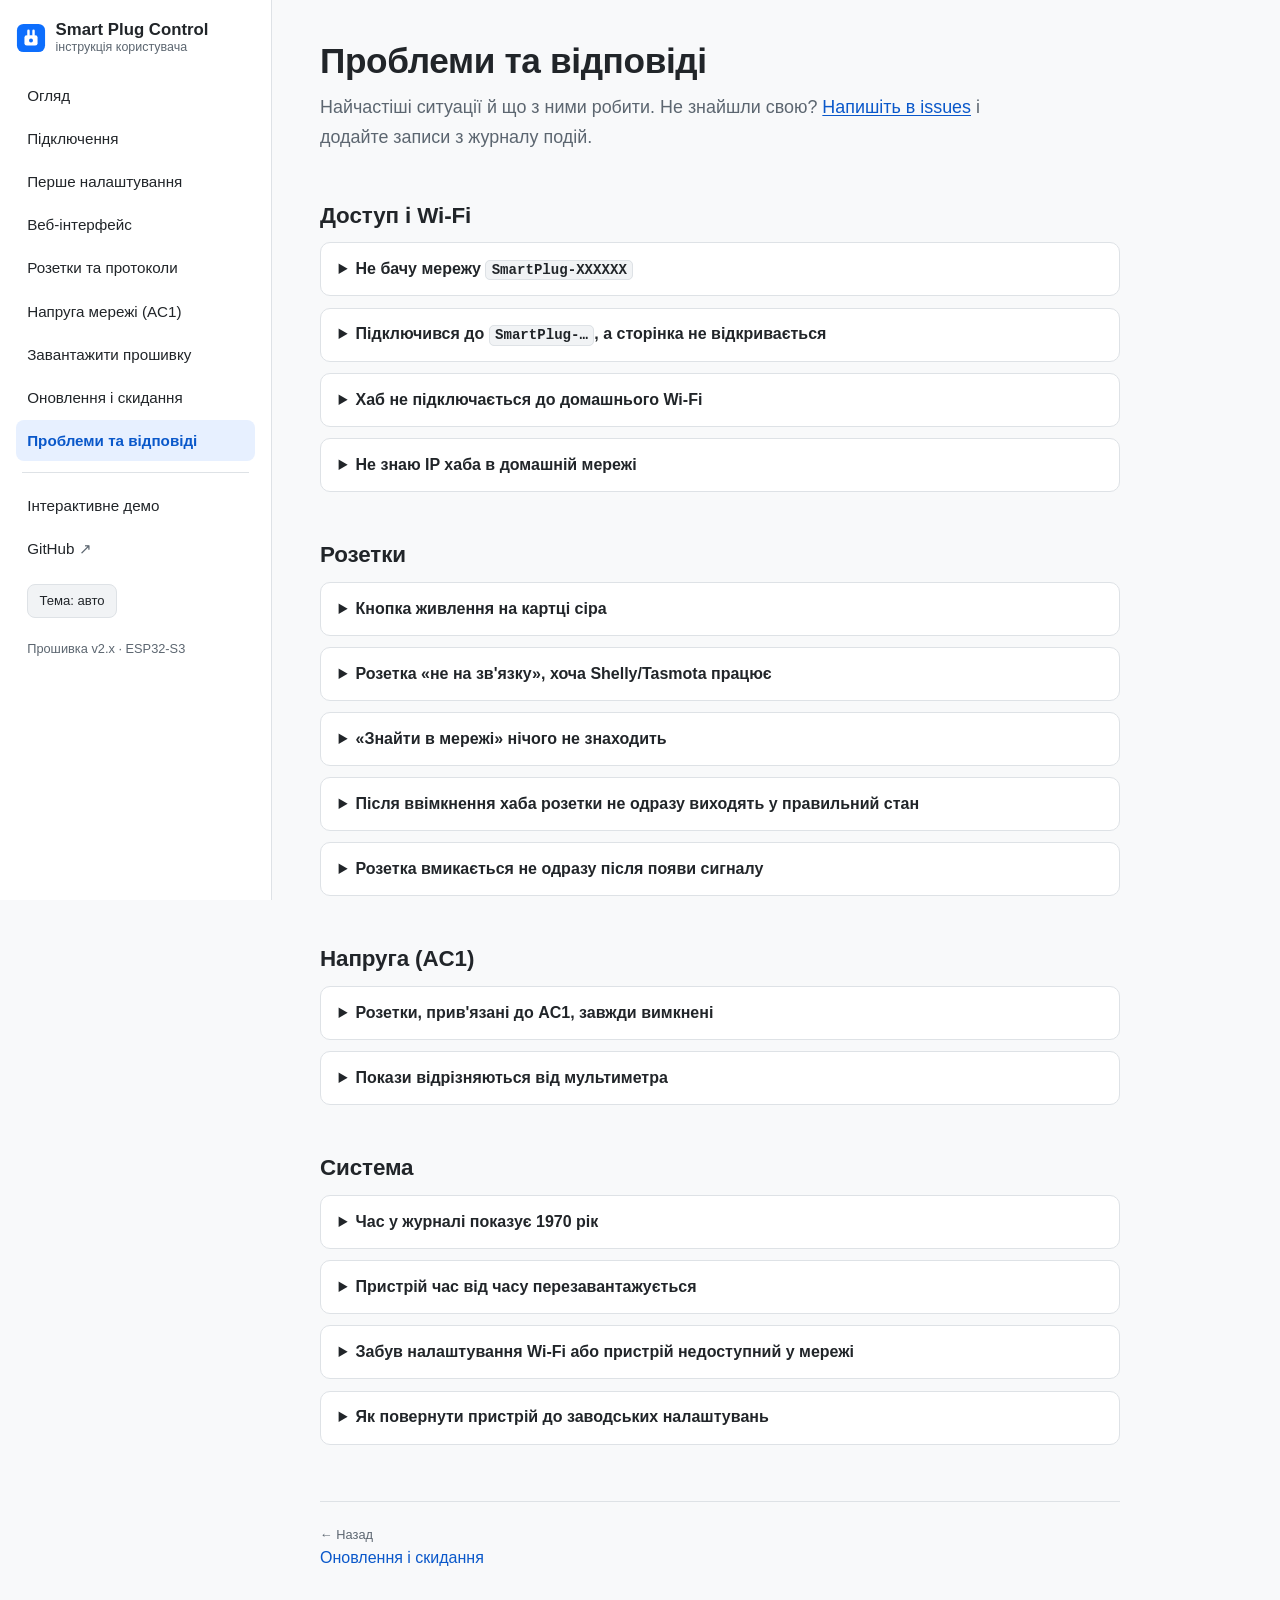
<file: faq.html>
<!doctype html>
<html lang="uk">
<head>
    <meta charset="utf-8">
    <meta name="viewport" content="width=device-width, initial-scale=1">
    <title>Проблеми та відповіді — Smart Plug Control</title>
    <meta name="description"
          content="Часті питання та вирішення проблем Smart Plug Control: Wi-Fi, розетки, пошук, напруга, оновлення.">
    <link rel="icon" type="image/svg+xml" href="assets/favicon.svg">
    <link rel="stylesheet" href="assets/site.css">
</head>
<body>
<a class="skip" href="#main">До змісту</a>
<div class="shell">
    <aside class="side" id="side">
        <noscript><a href="index.html">Огляд</a></noscript>
    </aside>
    <main id="main">

        <h1>Проблеми та відповіді</h1>
        <p class="lead">Найчастіші ситуації й що з ними робити. Не знайшли свою? <a
                href="https://github.com/vmexanik/SmartPlugControlDoc/issues" target="_blank" rel="noopener">Напишіть в
            issues</a> і додайте записи з журналу подій.</p>

        <h2 id="access">Доступ і Wi-Fi</h2>

        <details>
            <summary>Не бачу мережу <code>SmartPlug-XXXXXX</code></summary>
            <ul>
                <li>Перевірте живлення: світлодіод має блимати раз на секунду. Якщо він не блимає, прошивка не
                    стартувала (перевірте блок живлення).
                </li>
                <li>Зачекайте до хвилини після вмикання.</li>
                <li>Точка доступу працює у діапазоні 2,4 ГГц. Деякі телефони її не показують, якщо вимкнено сумісність з
                    2,4 ГГц.
                </li>
            </ul>
        </details>

        <details>
            <summary>Підключився до <code>SmartPlug-…</code>, а сторінка не відкривається</summary>
            <p>Введіть <code>http://192.168.4.1</code> вручну (саме <code>http</code>, а не <code>https</code>). Якщо
                телефон перемикається на мобільний інтернет, дозвольте йому лишитись у мережі без інтернету, або
                вимкніть на хвилину мобільні дані.</p>
        </details>

        <details>
            <summary>Хаб не підключається до домашнього Wi-Fi</summary>
            <ul>
                <li>Перевірте пароль («Показати» у полі пароля). Після трьох відмов автентифікації підряд хаб перестає
                    пробувати: введіть дані ще раз і натисніть «Підключити».
                </li>
                <li>Мережа має бути 2,4 ГГц. На 5 ГГц хаб не працює.</li>
                <li>Не підтримується вхід через «портал».</li>
            </ul>
        </details>

        <details>
            <summary>Не знаю IP хаба в домашній мережі</summary>
            <p>Підключіться до його точки доступу <code>SmartPlug-…</code>: IP у домашній мережі виводиться у рядку
                статусу вгорі та в розділі Wi-Fi. Або знайдіть пристрій у списку клієнтів вашого роутера.</p>
        </details>

        <h2 id="plugs">Розетки</h2>

        <details>
            <summary>Кнопка живлення на картці сіра</summary>
            <p>Є дві причини, обидві видно у підказці над кнопкою: розетка <strong>керується входом</strong> (вручну не
                перемикається) або вона <strong>не на зв'язку</strong>. Щоб керувати нею вручну, виберіть у
                налаштуваннях розетки вхід «— (тільки вручну)».</p>
        </details>

        <details>
            <summary>Розетка «не на зв'язку», хоча Shelly/Tasmota працює</summary>
            <ul>
                <li>Швидше за все змінилась IP-адреса розетки. Додайте її знову через «Знайти в мережі» або виправте IP
                    у формі, а на роутері закріпіть за нею постійну адресу.
                </li>
                <li>Розетка і хаб мають бути в одній підмережі.</li>
                <li>Якщо на розетці ввімкнено пароль, вкажіть його у формі.</li>
            </ul>
        </details>

        <details>
            <summary>«Знайти в мережі» нічого не знаходить</summary>
            <ul>
                <li>Хаб має бути підключений до домашнього Wi-Fi (а не лише до своєї точки доступу).</li>
                <li>Пошук бачить лише пристрої в тій самій підмережі. Гостьова мережа чи окрема VLAN не підходять.</li>
                <li>Дайте пошуку попрацювати кілька проходів: частина пристроїв відповідає не з першого разу.</li>
                <li>Не знайдений пристрій можна додати вручну за IP.</li>
            </ul>
        </details>

        <details>
            <summary>Після ввімкнення хаба розетки не одразу виходять у правильний стан</summary>
            <p>Це очікувано. Хаб спочатку підключається до Wi-Fi, а лише потім розсилає команди за станом входів. Якщо
                Wi-Fi недоступний, застосування стану входів пропускається, бо надіслати команду нікуди.</p>
        </details>

        <details>
            <summary>Розетка вмикається не одразу після появи сигналу</summary>
            <p>Це затримка увімкнення розетки (0–600 с). Вона задається у формі розетки, і вимкнення завжди миттєве.</p>
        </details>

        <h2 id="voltage">Напруга (AC1)</h2>

        <details>
            <summary>Розетки, прив'язані до AC1, завжди вимкнені</summary>
            <ul>
                <li>Прапорець AC1 має бути позначений у «Вхідних тригерах» і збережений.</li>
                <li>Подивіться показ «U = … В» у налаштуваннях AC. Якщо там 0 або «немає мережі», перевірте підключення
                    входу АС1.
                </li>
                <li>Якщо напруга поза межами (за замовчуванням 198–253 В), розетки вимкнені навмисно.</li>
            </ul>
        </details>

        <details>
            <summary>Покази відрізняються від мультиметра</summary>
            <p>Виконайте <a href="ac.html#cal">калібрування</a> за напруги близько 230 В.</p>
        </details>

        <h2 id="system">Система</h2>

        <details>
            <summary>Час у журналі показує 1970 рік</summary>
            <p>Час ще не синхронізовано. Потрібен інтернет для NTP, або виставте час вручну в розділі «Дата і час».</p>
        </details>


        <details>
            <summary>Пристрій час від часу перезавантажується</summary>
            <p>Подивіться журнал: запис <code>boot</code> містить причину попереднього перезавантаження. Якщо причина
                «brownout», проблема в живленні. Якщо «task watchdog» чи «panic», збережіть записи журналу й відправте
                автору.</p>
        </details>

        <details>
            <summary>Забув налаштування Wi-Fi або пристрій недоступний у мережі</summary>
            <p>Підключіться до точки доступу <code>SmartPlug-…</code> (пароль <code>plugsetup</code>, якщо не змінювали;
                після скидання до заводських налаштувань пароль теж стандартний) і введіть Wi-Fi знову.</p>
        </details>

        <details>
            <summary>Як повернути пристрій до заводських налаштувань</summary>
            <p>Кнопка внизу «Системних налаштувань». Докладно: <a href="maintenance.html#reset">Оновлення і скидання</a>.
            </p>
        </details>

    </main>
</div>
<script src="assets/site.js"></script>
</body>
</html>
</file>
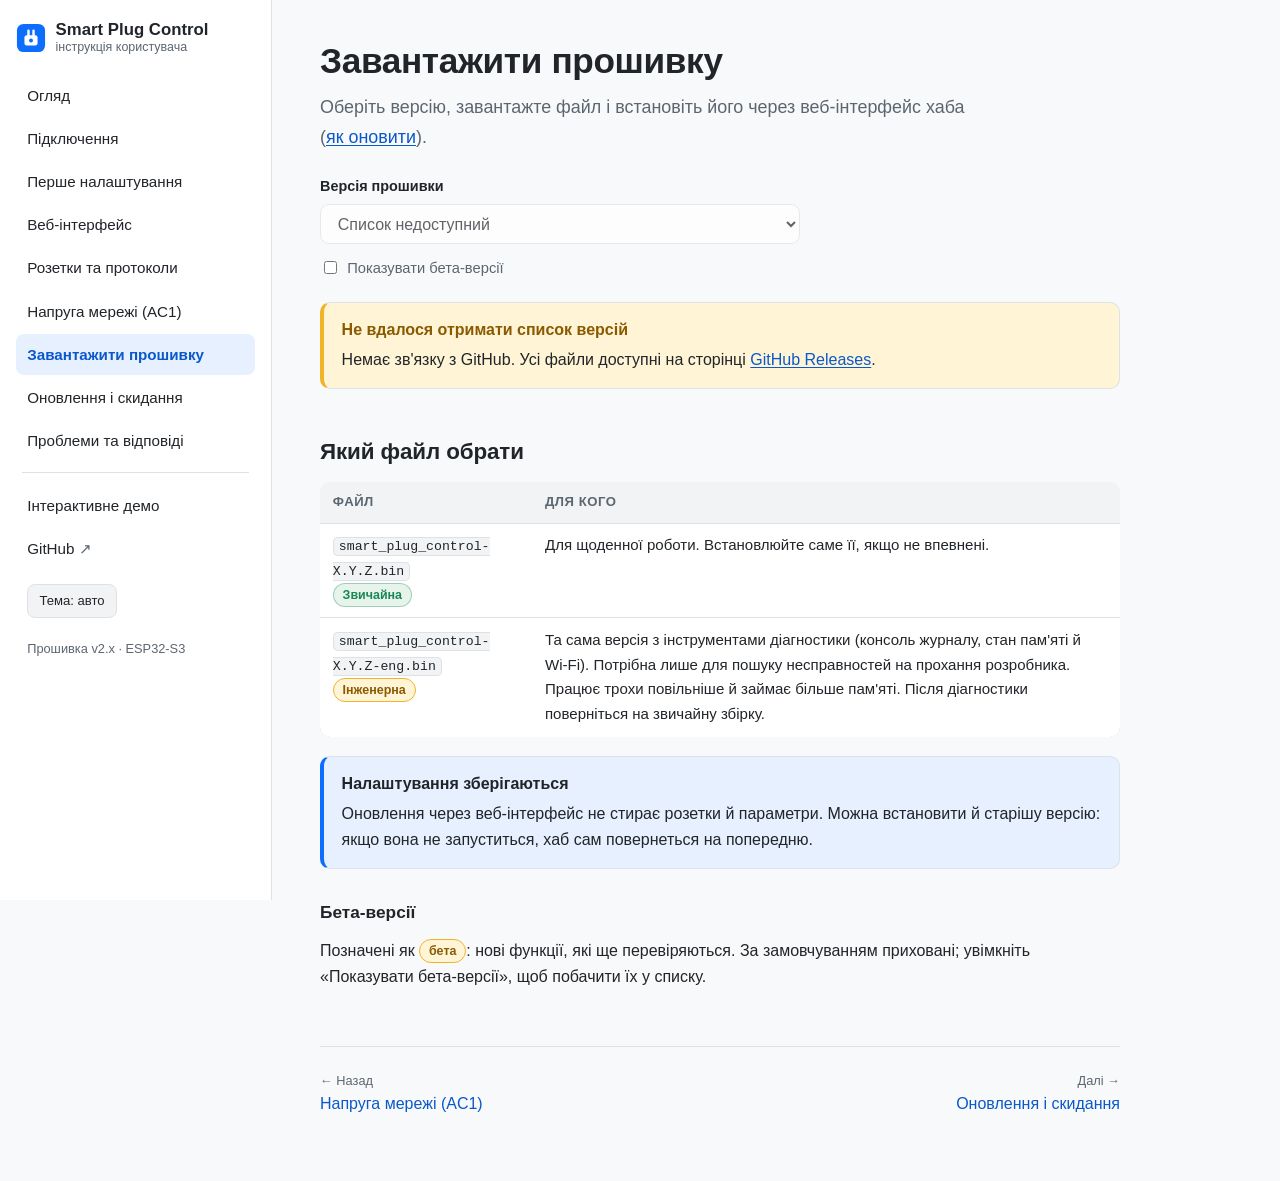
<file: firmware.html>
<!doctype html>
<html lang="uk">
<head>
    <meta charset="utf-8">
    <meta name="viewport" content="width=device-width, initial-scale=1">
    <title>Завантажити прошивку — Smart Plug Control</title>
    <meta name="description"
          content="Завантаження файлів прошивки Smart Plug Control: усі версії, звичайна та інженерна збірка, примітки до випуску.">
    <link rel="icon" type="image/svg+xml" href="assets/favicon.svg">
    <link rel="stylesheet" href="assets/site.css">
</head>
<body>
<a class="skip" href="#main">До змісту</a>
<div class="shell">
    <aside class="side" id="side">
        <noscript><a href="index.html">Огляд</a></noscript>
    </aside>
    <main id="main">

        <h1>Завантажити прошивку</h1>
        <p class="lead">Оберіть версію, завантажте файл і встановіть його через веб-інтерфейс хаба
            (<a href="maintenance.html#ota">як оновити</a>).</p>

        <div class="fw" id="fw" aria-live="polite">
            <label class="fw-pick" for="fw-select">
                <span>Версія прошивки</span>
                <select id="fw-select" disabled>
                    <option>Завантаження списку…</option>
                </select>
            </label>
            <label class="fw-beta"><input type="checkbox" id="fw-beta"> Показувати бета-версії</label>

            <div class="fw-card" id="fw-card" hidden>
                <div class="fw-head">
                    <strong id="fw-title"></strong>
                    <span id="fw-badges"></span>
                    <span class="fw-date" id="fw-date"></span>
                </div>
                <div class="fw-files" id="fw-files"></div>
                <div class="fw-notes" id="fw-notes"></div>
            </div>

            <div class="callout warn" id="fw-error" hidden>
                <span class="t">Не вдалося отримати список версій</span>
                <span id="fw-error-text"></span>
                Усі файли доступні на сторінці
                <a id="fw-releases-link" href="#" target="_blank" rel="noopener">GitHub Releases</a>.
            </div>
        </div>

        <h2 id="which">Який файл обрати</h2>
        <div class="tscroll">
            <table>
                <thead><tr><th>Файл</th><th>Для кого</th></tr></thead>
                <tbody>
                <tr>
                    <td><code>smart_plug_control-X.Y.Z.bin</code><br><span class="pill on">Звичайна</span></td>
                    <td>Для щоденної роботи. Встановлюйте саме її, якщо не впевнені.</td>
                </tr>
                <tr>
                    <td><code>smart_plug_control-X.Y.Z-eng.bin</code><br><span class="pill warn">Інженерна</span></td>
                    <td>Та сама версія з інструментами діагностики (консоль журналу, стан пам'яті й Wi-Fi).
                        Потрібна лише для пошуку несправностей на прохання розробника. Працює трохи повільніше
                        й займає більше пам'яті. Після діагностики поверніться на звичайну збірку.</td>
                </tr>
                </tbody>
            </table>
        </div>

        <div class="callout note">
            <span class="t">Налаштування зберігаються</span>
            Оновлення через веб-інтерфейс не стирає розетки й параметри. Можна встановити й старішу версію:
            якщо вона не запуститься, хаб сам повернеться на попередню.
        </div>

        <h3>Бета-версії</h3>
        <p>Позначені як <span class="pill warn">бета</span>: нові функції, які ще перевіряються. За
            замовчуванням приховані; увімкніть «Показувати бета-версії», щоб побачити їх у списку.</p>

    </main>
</div>
<script src="assets/site.js"></script>
<script src="assets/firmware.js"></script>
</body>
</html>
</file>
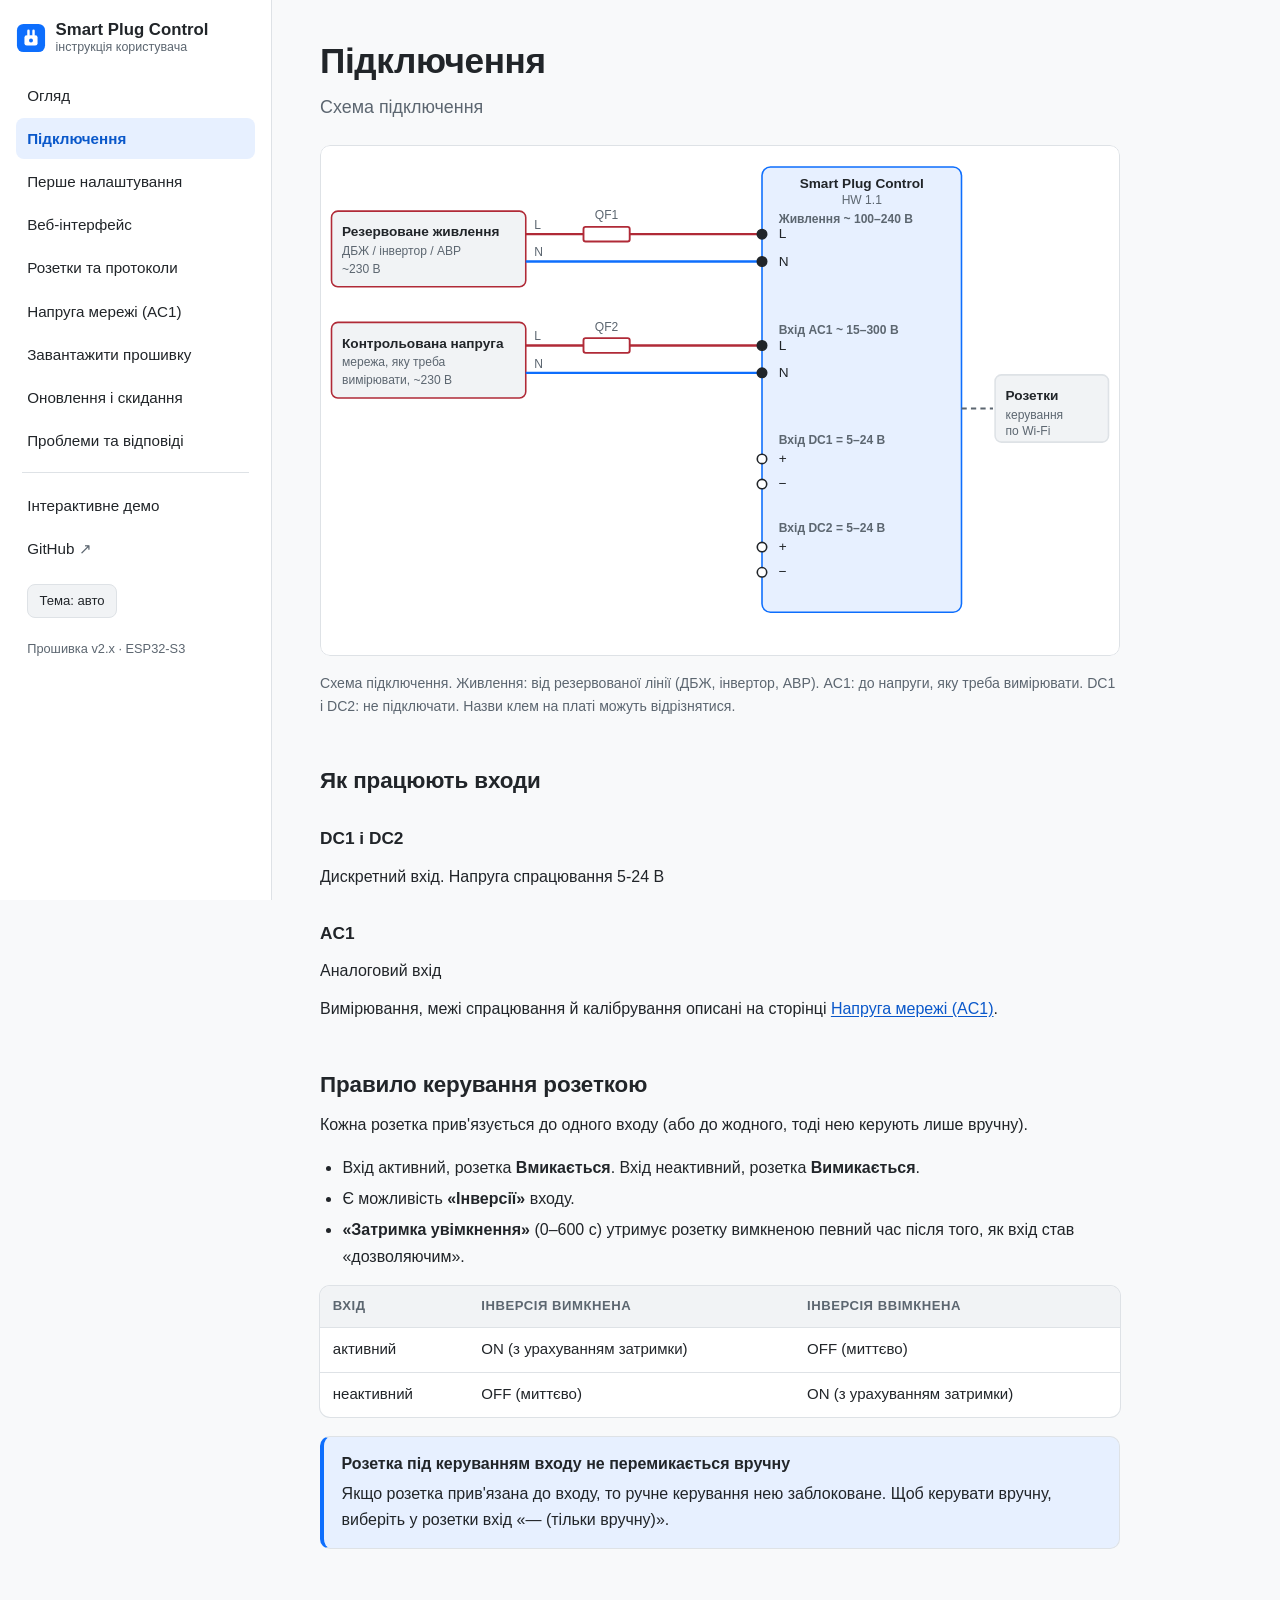
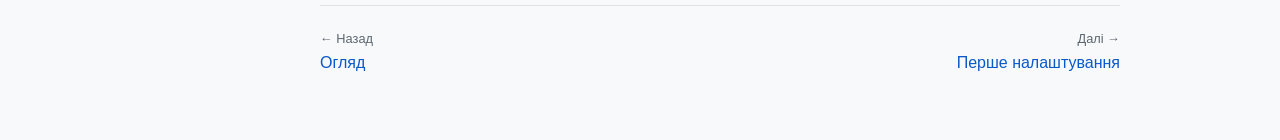
<file: hardware.html>
<!doctype html>
<html lang="uk">
<head>
    <meta charset="utf-8">
    <meta name="viewport" content="width=device-width, initial-scale=1">
    <title>Підключення — Smart Plug Control</title>
    <meta name="description" content="Піни ESP32-S3, входи AC1, DC1, DC2, модуль ZMPT101B, логіка керування розетками.">
    <link rel="icon" type="image/svg+xml" href="assets/favicon.svg">
    <link rel="stylesheet" href="assets/site.css">
</head>
<body>
<a class="skip" href="#main">До змісту</a>
<div class="shell">
    <aside class="side" id="side">
        <noscript><a href="index.html">Огляд</a></noscript>
    </aside>
    <main id="main">

        <h1>Підключення</h1>
        <p class="lead">Схема підключення</p>

        <figure>
<div class="tscroll">
<svg viewBox="0 0 760 484" role="img" aria-labelledby="wiring-t wiring-d" xmlns="http://www.w3.org/2000/svg">
  <title id="wiring-t">Схема підключення Smart Plug Control HW 1.1</title>
  <desc id="wiring-d">Клеми живлення L і N підключені через автомат до резервованого живлення (ДБЖ, інвертор або АВР). Клеми AC1 L і N підключені через автомат до напруги, яку потрібно вимірювати. Клеми DC1 і DC2 не підключені. Хаб керує розетками по Wi-Fi.</desc>

  <!-- джерела -->
  <rect class="dg-box dg-hv" x="10" y="62" width="185" height="72" rx="6"/>
  <text class="dg-txt dg-b" x="20" y="86">Резервоване живлення</text>
  <text class="dg-sub" x="20" y="104">ДБЖ / інвертор / АВР</text>
  <text class="dg-sub" x="20" y="121">~230 В</text>

  <rect class="dg-box dg-hv" x="10" y="168" width="185" height="72" rx="6"/>
  <text class="dg-txt dg-b" x="20" y="192">Контрольована напруга</text>
  <text class="dg-sub" x="20" y="210">мережа, яку треба</text>
  <text class="dg-sub" x="20" y="227">вимірювати, ~230 В</text>

  <!-- проводи живлення -->
  <path class="dg-l" d="M195 84H420"/>
  <path class="dg-n" d="M195 110H420"/>
  <rect class="dg-qf" x="250" y="77" width="44" height="14" rx="2"/>
  <text class="dg-sub" x="272" y="70" text-anchor="middle">QF1</text>
  <text class="dg-sub" x="203" y="79">L</text>
  <text class="dg-sub" x="203" y="105">N</text>

  <!-- проводи AC1 -->
  <path class="dg-l" d="M195 190H420"/>
  <path class="dg-n" d="M195 216H420"/>
  <rect class="dg-qf" x="250" y="183" width="44" height="14" rx="2"/>
  <text class="dg-sub" x="272" y="176" text-anchor="middle">QF2</text>
  <text class="dg-sub" x="203" y="185">L</text>
  <text class="dg-sub" x="203" y="211">N</text>

  <!-- пристрій -->
  <rect class="dg-mcu" x="420" y="20" width="190" height="424" rx="8"/>
  <text class="dg-txt dg-b" x="515" y="40" text-anchor="middle">Smart Plug Control</text>
  <text class="dg-sub" x="515" y="55" text-anchor="middle">HW 1.1</text>

  <text class="dg-sub dg-b" x="436" y="73">Живлення ~ 100–240 В</text>
  <circle class="dg-term on" cx="420" cy="84" r="4.5"/>
  <text class="dg-txt" x="436" y="88">L</text>
  <circle class="dg-term on" cx="420" cy="110" r="4.5"/>
  <text class="dg-txt" x="436" y="114">N</text>

  <text class="dg-sub dg-b" x="436" y="179">Вхід AC1 ~ 15–300 В</text>
  <circle class="dg-term on" cx="420" cy="190" r="4.5"/>
  <text class="dg-txt" x="436" y="194">L</text>
  <circle class="dg-term on" cx="420" cy="216" r="4.5"/>
  <text class="dg-txt" x="436" y="220">N</text>

  <text class="dg-sub dg-b" x="436" y="284">Вхід DC1 = 5–24 В</text>
  <circle class="dg-term" cx="420" cy="298" r="4.5"/>
  <text class="dg-txt" x="436" y="302">+</text>
  <circle class="dg-term" cx="420" cy="322" r="4.5"/>
  <text class="dg-txt" x="436" y="326">−</text>

  <text class="dg-sub dg-b" x="436" y="368">Вхід DC2 = 5–24 В</text>
  <circle class="dg-term" cx="420" cy="382" r="4.5"/>
  <text class="dg-txt" x="436" y="386">+</text>
  <circle class="dg-term" cx="420" cy="406" r="4.5"/>
  <text class="dg-txt" x="436" y="410">−</text>


  <!-- керування розетками -->
  <path class="dg-open" d="M610 250H640"/>
  <rect class="dg-box" x="642" y="218" width="108" height="64" rx="6"/>
  <text class="dg-txt dg-b" x="652" y="242">Розетки</text>
  <text class="dg-sub" x="652" y="260">керування</text>
  <text class="dg-sub" x="652" y="275">по Wi-Fi</text>

</svg>
</div>
<figcaption>Схема підключення. Живлення: від резервованої лінії (ДБЖ, інвертор, АВР). AC1: до напруги, яку треба вимірювати. DC1 і DC2: не підключати. Назви клем на платі можуть відрізнятися.</figcaption>
</figure>

        <h2 id="inputs">Як працюють входи</h2>

        <h3>DC1 і DC2</h3>
        <p>Дискретний вхід. Напруга спрацювання 5-24 В</p>

        <h3>AC1</h3>
        <p>Аналоговий вхід</p>
        <p>Вимірювання, межі спрацювання й калібрування описані на сторінці <a href="ac.html">Напруга мережі (AC1)</a>.</p>

        <h2 id="logic">Правило керування розеткою</h2>
        <p>Кожна розетка прив'язується до одного входу (або до жодного, тоді нею керують лише вручну).</p>
        <ul>
            <li>Вхід активний, розетка <strong>Вмикається</strong>. Вхід неактивний, розетка <strong>Вимикається</strong>.</li>
            <li>Є можливість <strong>«Інверсії»</strong> входу.
            </li>
            <li><strong>«Затримка увімкнення»</strong> (0–600 с) утримує розетку вимкненою певний час після того, як
                вхід став «дозволяючим».
            </li>
        </ul>

        <table>
            <tr>
                <th>Вхід</th>
                <th>Інверсія вимкнена</th>
                <th>Інверсія ввімкнена</th>
            </tr>
            <tr>
                <td>активний</td>
                <td>ON (з урахуванням затримки)</td>
                <td>OFF (миттєво)</td>
            </tr>
            <tr>
                <td>неактивний</td>
                <td>OFF (миттєво)</td>
                <td>ON (з урахуванням затримки)</td>
            </tr>
        </table>

        <div class="callout note">
            <span class="t">Розетка під керуванням входу не перемикається вручну</span>
            Якщо розетка прив'язана до входу, то ручне керування нею заблоковане.
          Щоб керувати вручну, виберіть у розетки вхід «— (тільки вручну)».
        </div>

    </main>
</div>
<script src="assets/site.js"></script>
</body>
</html>
</file>
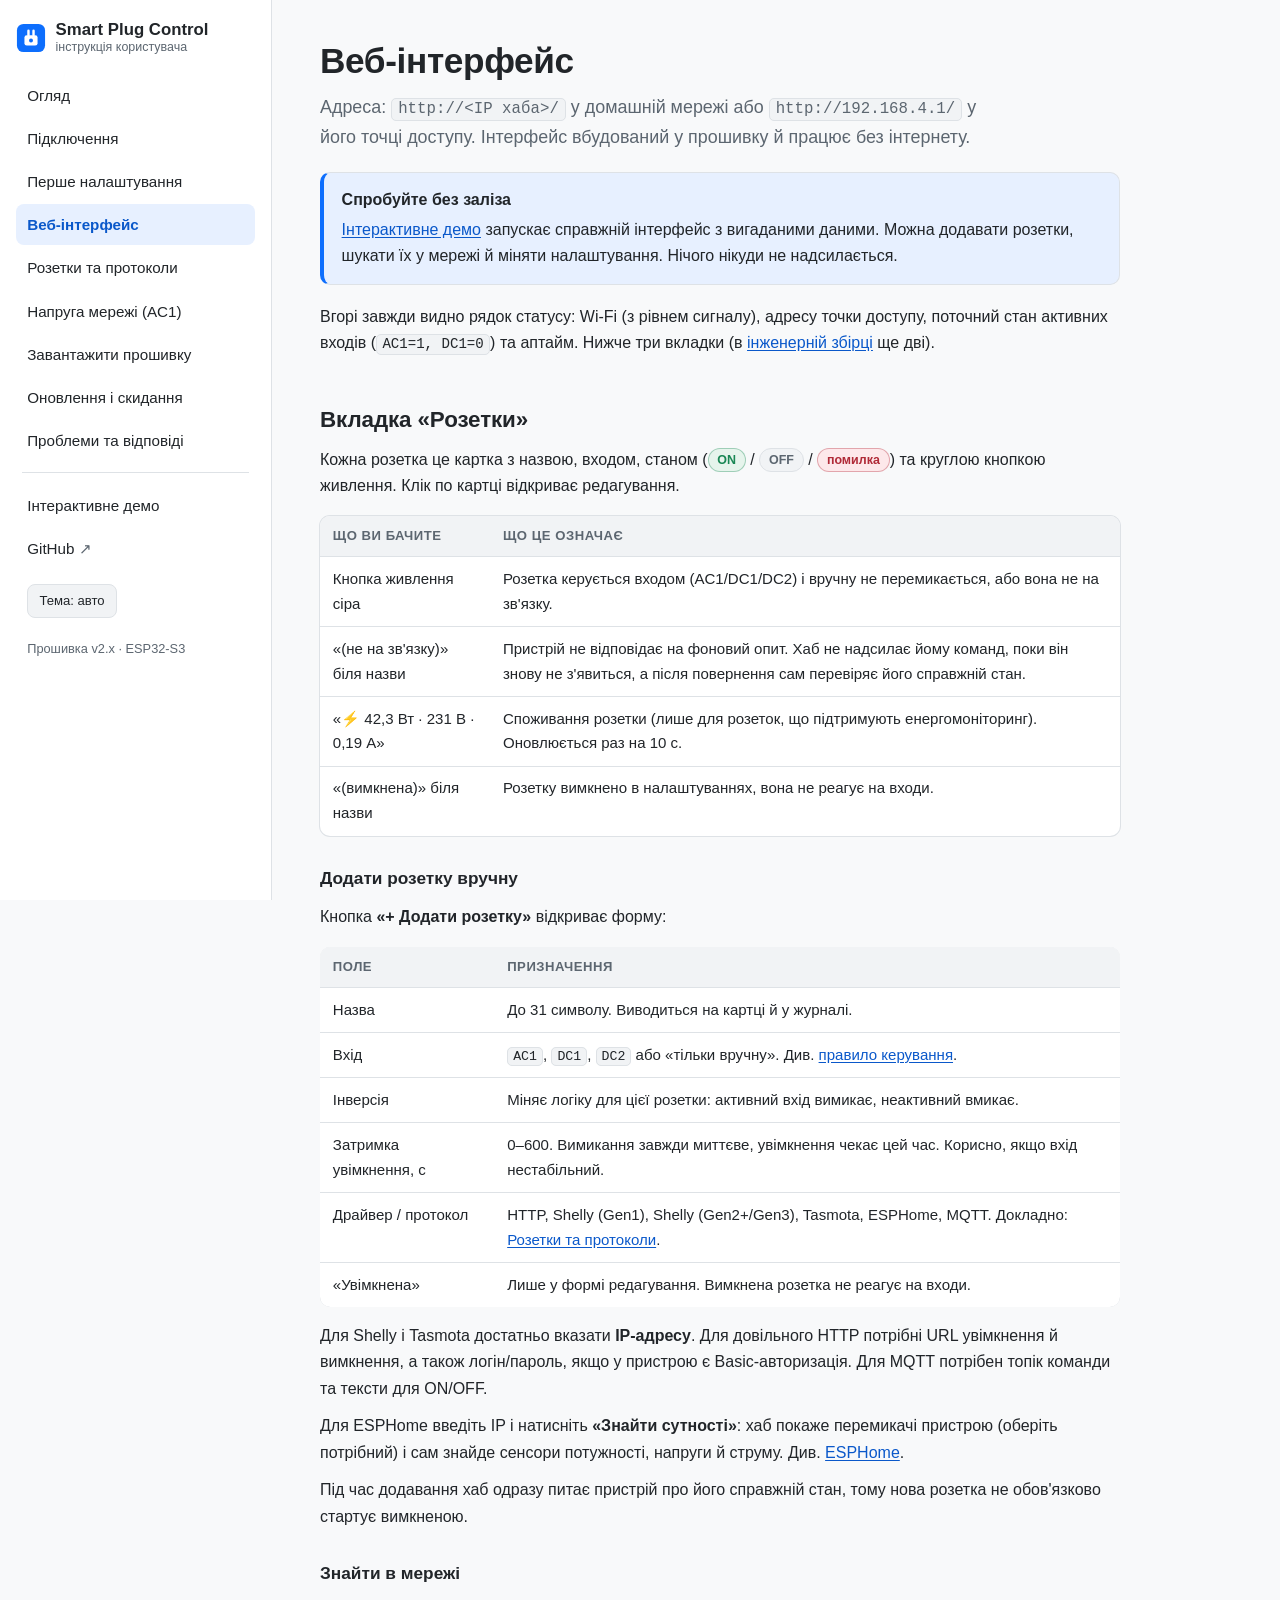
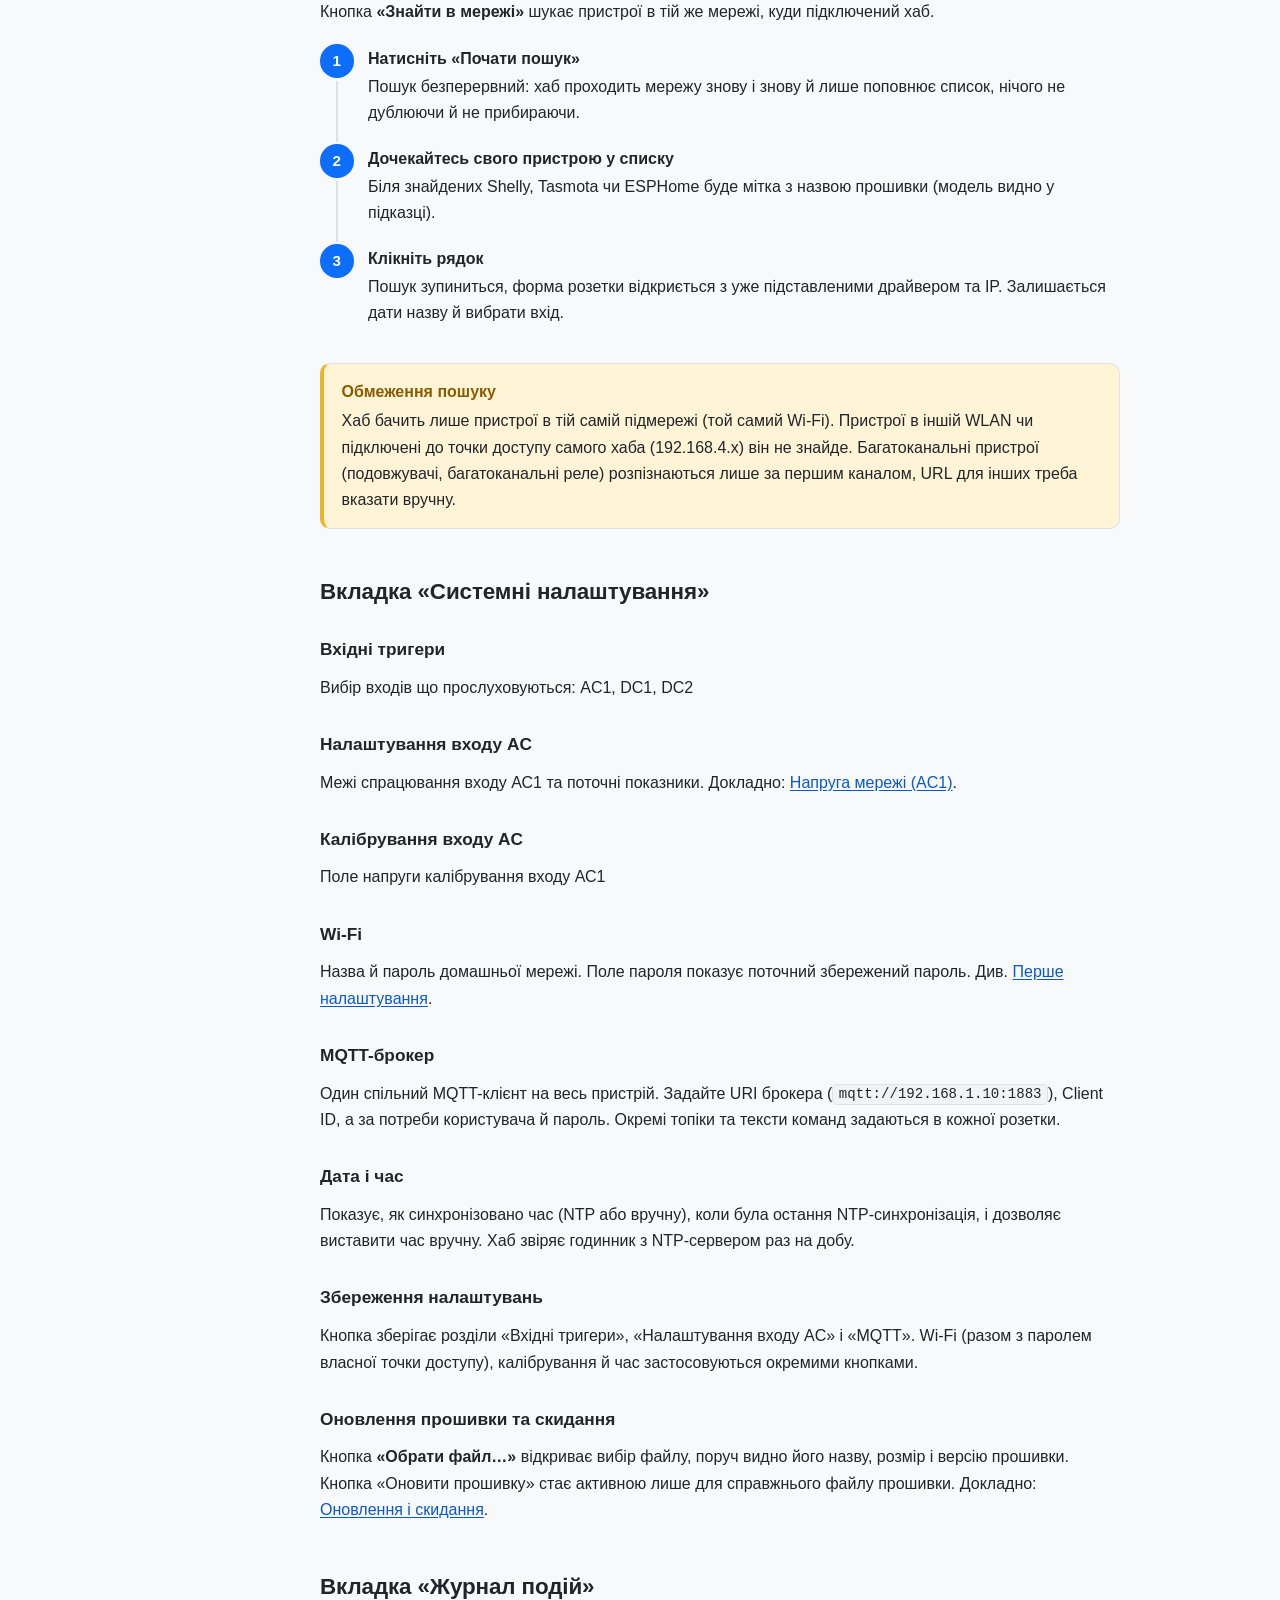
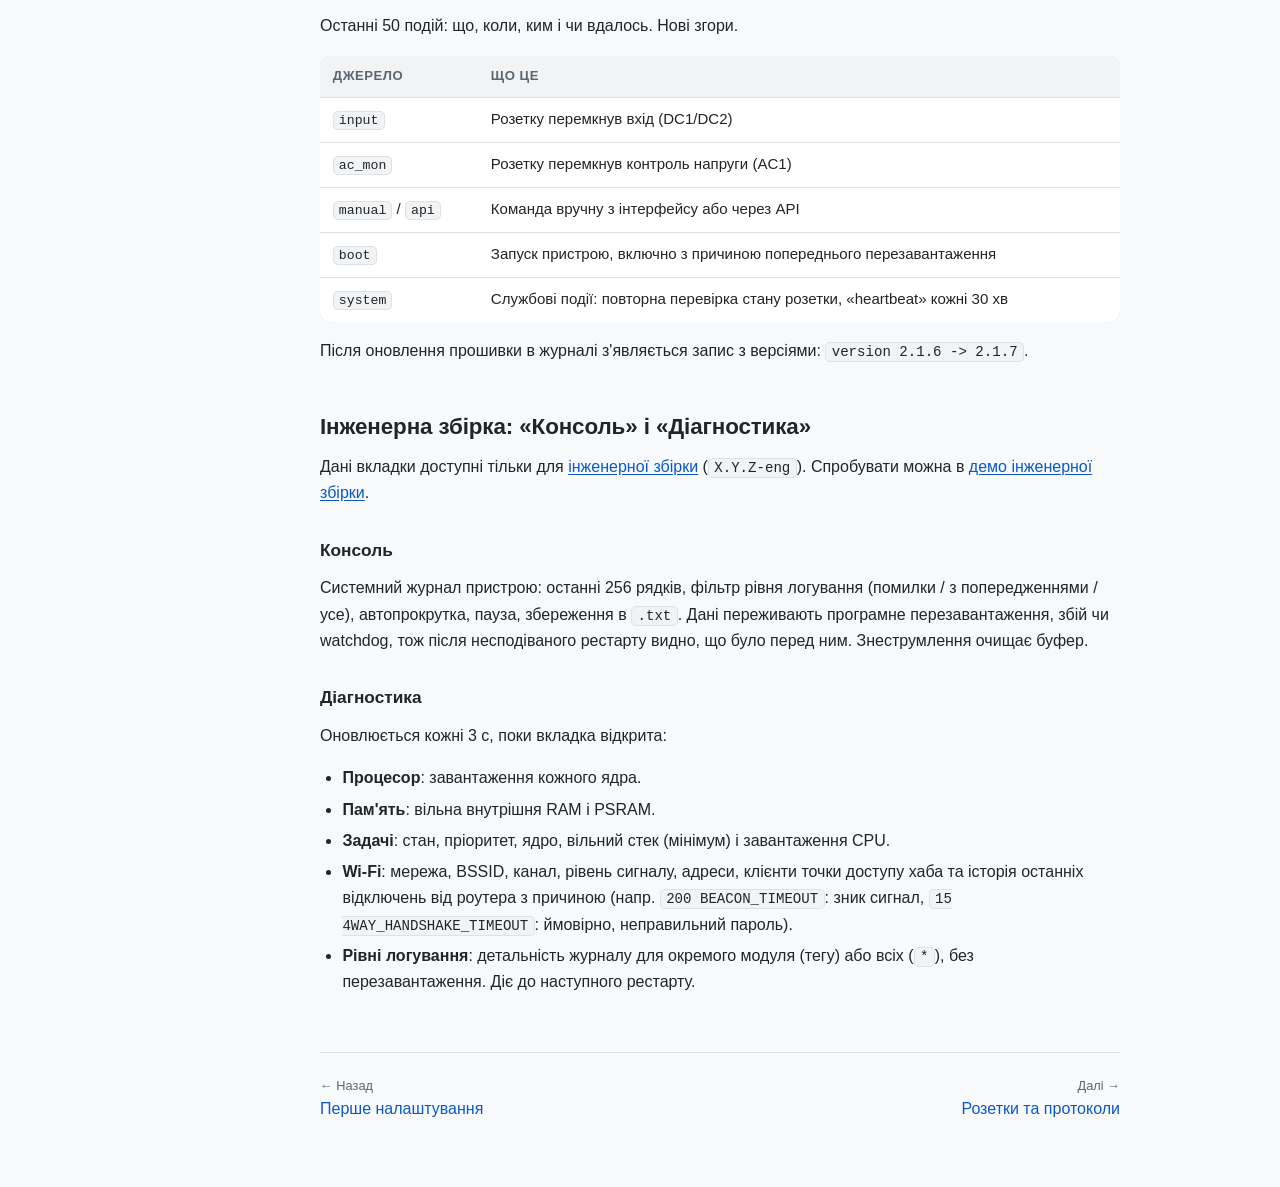
<file: interface.html>
<!doctype html>
<html lang="uk">
<head>
    <meta charset="utf-8">
    <meta name="viewport" content="width=device-width, initial-scale=1">
    <title>Веб-інтерфейс — Smart Plug Control</title>
    <meta name="description"
          content="Вкладки веб-інтерфейсу Smart Plug Control: розетки, системні налаштування, журнал подій. Поля форми розетки, автопошук, MQTT.">
    <link rel="icon" type="image/svg+xml" href="assets/favicon.svg">
    <link rel="stylesheet" href="assets/site.css">
</head>
<body>
<a class="skip" href="#main">До змісту</a>
<div class="shell">
    <aside class="side" id="side">
        <noscript><a href="index.html">Огляд</a></noscript>
    </aside>
    <main id="main">

        <h1>Веб-інтерфейс</h1>
        <p class="lead">Адреса: <code>http://&lt;IP хаба&gt;/</code> у домашній мережі або
            <code>http://192.168.4.1/</code> у його точці доступу. Інтерфейс вбудований у прошивку й працює без
            інтернету.</p>

        <div class="callout note">
            <span class="t">Спробуйте без заліза</span>
            <a href="demo/index.html">Інтерактивне демо</a> запускає справжній інтерфейс з вигаданими даними. Можна
            додавати розетки, шукати їх у мережі й міняти налаштування. Нічого нікуди не надсилається.
        </div>

        <p>Вгорі завжди видно рядок статусу: Wi-Fi (з рівнем сигналу), адресу точки доступу, поточний стан активних
            входів (<code>AC1=1, DC1=0</code>) та аптайм. Нижче три вкладки (в <a href="#eng">інженерній
            збірці</a> ще дві).</p>

        <h2 id="plugs">Вкладка «Розетки»</h2>
        <p>Кожна розетка це картка з назвою, входом, станом (<span class="pill on">ON</span> / <span class="pill off">OFF</span>
            / <span class="pill no">помилка</span>) та круглою кнопкою живлення. Клік по картці відкриває редагування.
        </p>

        <table>
            <tr>
                <th>Що ви бачите</th>
                <th>Що це означає</th>
            </tr>
            <tr>
                <td>Кнопка живлення сіра</td>
                <td>Розетка керується входом (AC1/DC1/DC2) і вручну не перемикається, або вона не на зв'язку.</td>
            </tr>
            <tr>
                <td>«(не на зв'язку)» біля назви</td>
                <td>Пристрій не відповідає на фоновий опит. Хаб не надсилає йому команд, поки він знову не з'явиться, а
                    після повернення сам перевіряє його справжній стан.
                </td>
            </tr>
            <tr>
                <td>«⚡ 42,3 Вт · 231 В · 0,19 А»</td>
                <td>Споживання розетки (лише для розеток, що підтримують енергомоніторинг). Оновлюється раз на 10 с.</td>
            </tr>
            <tr>
                <td>«(вимкнена)» біля назви</td>
                <td>Розетку вимкнено в налаштуваннях, вона не реагує на входи.</td>
            </tr>
        </table>

        <h3 id="add">Додати розетку вручну</h3>
        <p>Кнопка <strong>«+ Додати розетку»</strong> відкриває форму:</p>
        <div class="tscroll">
            <table>
                <tr>
                    <th>Поле</th>
                    <th>Призначення</th>
                </tr>
                <tr>
                    <td>Назва</td>
                    <td>До 31 символу. Виводиться на картці й у журналі.</td>
                </tr>
                <tr>
                    <td>Вхід</td>
                    <td><code>AC1</code>, <code>DC1</code>, <code>DC2</code> або «тільки вручну». Див. <a
                            href="hardware.html#logic">правило керування</a>.
                    </td>
                </tr>
                <tr>
                    <td>Інверсія</td>
                    <td>Міняє логіку для цієї розетки: активний вхід вимикає, неактивний вмикає.</td>
                </tr>
                <tr>
                    <td>Затримка увімкнення, с</td>
                    <td>0–600. Вимикання завжди миттєве, увімкнення чекає цей час. Корисно, якщо вхід нестабільний.</td>
                </tr>
                <tr>
                    <td>Драйвер / протокол</td>
                    <td>HTTP, Shelly (Gen1), Shelly (Gen2+/Gen3), Tasmota, ESPHome, MQTT. Докладно: <a href="devices.html">Розетки
                        та протоколи</a>.
                    </td>
                </tr>
                <tr>
                    <td>«Увімкнена»</td>
                    <td>Лише у формі редагування. Вимкнена розетка не реагує на входи.</td>
                </tr>
            </table>
        </div>

        <p>Для Shelly і Tasmota достатньо вказати <strong>IP-адресу</strong>. Для
            довільного HTTP потрібні URL увімкнення й вимкнення, а також логін/пароль, якщо у пристрою є
            Basic-авторизація.  Для MQTT потрібен топік команди та тексти для ON/OFF.</p>

        <p>Для ESPHome введіть IP і натисніть <strong>«Знайти сутності»</strong>: хаб покаже перемикачі пристрою
            (оберіть потрібний) і сам знайде сенсори потужності, напруги й струму. Див. <a href="devices.html#esphome">ESPHome</a>.</p>

        <p>Під час додавання хаб одразу питає пристрій про його справжній стан, тому нова розетка не обов'язково стартує
            вимкненою.</p>

        <h3 id="scan">Знайти в мережі</h3>
        <p>Кнопка <strong>«Знайти в мережі»</strong> шукає пристрої в тій же мережі, куди підключений хаб.</p>
        <ol class="steps">
            <li><strong>Натисніть «Почати пошук»</strong>
                Пошук безперервний: хаб проходить мережу знову і знову й лише поповнює список, нічого не дублюючи й не
                прибираючи.
            </li>
            <li><strong>Дочекайтесь свого пристрою у списку</strong>
                Біля знайдених Shelly, Tasmota чи ESPHome буде мітка з назвою прошивки (модель видно у підказці).
            </li>
            <li><strong>Клікніть рядок</strong>
                Пошук зупиниться, форма розетки відкриється з уже підставленими драйвером та IP. Залишається дати назву
                й вибрати вхід.
            </li>
        </ol>

        <div class="callout warn">
            <span class="t">Обмеження пошуку</span>
            Хаб бачить лише пристрої в тій самій підмережі (той самий Wi-Fi). Пристрої в іншій WLAN чи підключені до
            точки доступу самого хаба (192.168.4.x) він не знайде. Багатоканальні пристрої (подовжувачі, багатоканальні реле)
            розпізнаються лише за першим каналом, URL для інших треба вказати вручну.
        </div>

        <h2 id="settings">Вкладка «Системні налаштування»</h2>

        <h3>Вхідні тригери</h3>
        <p>Вибір входів що прослуховуються: AC1, DC1, DC2</p>

        <h3>Налаштування входу AC</h3>
        <p>Межі спрацювання входу АС1 та поточні показники. Докладно: <a
                href="ac.html">Напруга мережі (AC1)</a>.</p>

        <h3>Калібрування входу AC</h3>
        <p>Поле напруги калібрування входу АС1</p>

        <h3>Wi-Fi</h3>
        <p>Назва й пароль домашньої мережі. Поле пароля показує поточний збережений пароль. Див. <a href="setup.html#wifi">Перше налаштування</a>.</p>

        <h3>MQTT-брокер</h3>
        <p>Один спільний MQTT-клієнт на весь пристрій. Задайте URI брокера (<code>mqtt://192.168.1.10:1883</code>),
            Client ID, а за потреби користувача й пароль. Окремі топіки та тексти команд задаються в кожної розетки.
            </p>

        <h3>Дата і час</h3>
        <p>Показує, як синхронізовано час (NTP або вручну), коли була остання NTP-синхронізація, і дозволяє виставити
            час вручну. Хаб звіряє годинник з NTP-сервером раз на добу.</p>

        <h3>Збереження налаштувань</h3>
        <p>Кнопка зберігає розділи «Вхідні тригери», «Налаштування входу AC» і «MQTT». Wi-Fi (разом з паролем власної
            точки доступу), калібрування й час застосовуються окремими кнопками.</p>

        <h3>Оновлення прошивки та скидання</h3>
        <p>Кнопка <strong>«Обрати файл…»</strong> відкриває вибір файлу, поруч видно його назву, розмір і версію
            прошивки. Кнопка «Оновити прошивку» стає активною лише для справжнього файлу прошивки. Докладно:
            <a href="maintenance.html">Оновлення і скидання</a>.</p>

        <h2 id="log">Вкладка «Журнал подій»</h2>
        <p>Останні 50 подій: що, коли, ким і чи вдалось. Нові згори.</p>
        <div class="tscroll">
            <table>
                <tr>
                    <th>Джерело</th>
                    <th>Що це</th>
                </tr>
                <tr>
                    <td><code>input</code></td>
                    <td>Розетку перемкнув вхід (DC1/DC2)</td>
                </tr>
                <tr>
                    <td><code>ac_mon</code></td>
                    <td>Розетку перемкнув контроль напруги (AC1)</td>
                </tr>
                <tr>
                    <td><code>manual</code> / <code>api</code></td>
                    <td>Команда вручну з інтерфейсу або через API</td>
                </tr>
                <tr>
                    <td><code>boot</code></td>
                    <td>Запуск пристрою, включно з причиною попереднього перезавантаження</td>
                </tr>
                <tr>
                    <td><code>system</code></td>
                    <td>Службові події: повторна перевірка стану розетки, «heartbeat» кожні 30 хв</td>
                </tr>
            </table>
        </div>
        <p>Після оновлення прошивки в журналі з'являється запис з версіями: <code>version 2.1.6 -&gt; 2.1.7</code>.</p>

        <h2 id="eng">Інженерна збірка: «Консоль» і «Діагностика»</h2>
        <p>Дані вкладки доступні тільки для <a href="firmware.html#which">інженерної збірки</a> (<code>X.Y.Z-eng</code>).
            Спробувати можна в <a href="demo/index.html?eng=1">демо інженерної збірки</a>.</p>
        <h3>Консоль</h3>
        <p>Системний журнал пристрою: останні 256 рядків, фільтр рівня логування (помилки / з попередженнями / усе),
            автопрокрутка, пауза, збереження в <code>.txt</code>. Дані переживають програмне перезавантаження, збій
            чи watchdog, тож після несподіваного рестарту видно, що було перед ним. Знеструмлення очищає буфер.</p>
        <h3>Діагностика</h3>
        <p>Оновлюється кожні 3 с, поки вкладка відкрита:</p>
        <ul>
            <li><strong>Процесор</strong>: завантаження кожного ядра.</li>
            <li><strong>Пам'ять</strong>: вільна внутрішня RAM і PSRAM.</li>
            <li><strong>Задачі</strong>: стан, пріоритет, ядро, вільний стек (мінімум) і завантаження CPU.</li>
            <li><strong>Wi-Fi</strong>: мережа, BSSID, канал, рівень сигналу, адреси, клієнти точки доступу хаба та
                історія останніх відключень від роутера з причиною (напр. <code>200 BEACON_TIMEOUT</code>: зник сигнал,
                <code>15 4WAY_HANDSHAKE_TIMEOUT</code>: ймовірно, неправильний пароль).</li>
            <li><strong>Рівні логування</strong>: детальність журналу для окремого модуля (тегу) або всіх
                (<code>*</code>), без перезавантаження. Діє до наступного рестарту.</li>
        </ul>

    </main>
</div>
<script src="assets/site.js"></script>
</body>
</html>
</file>
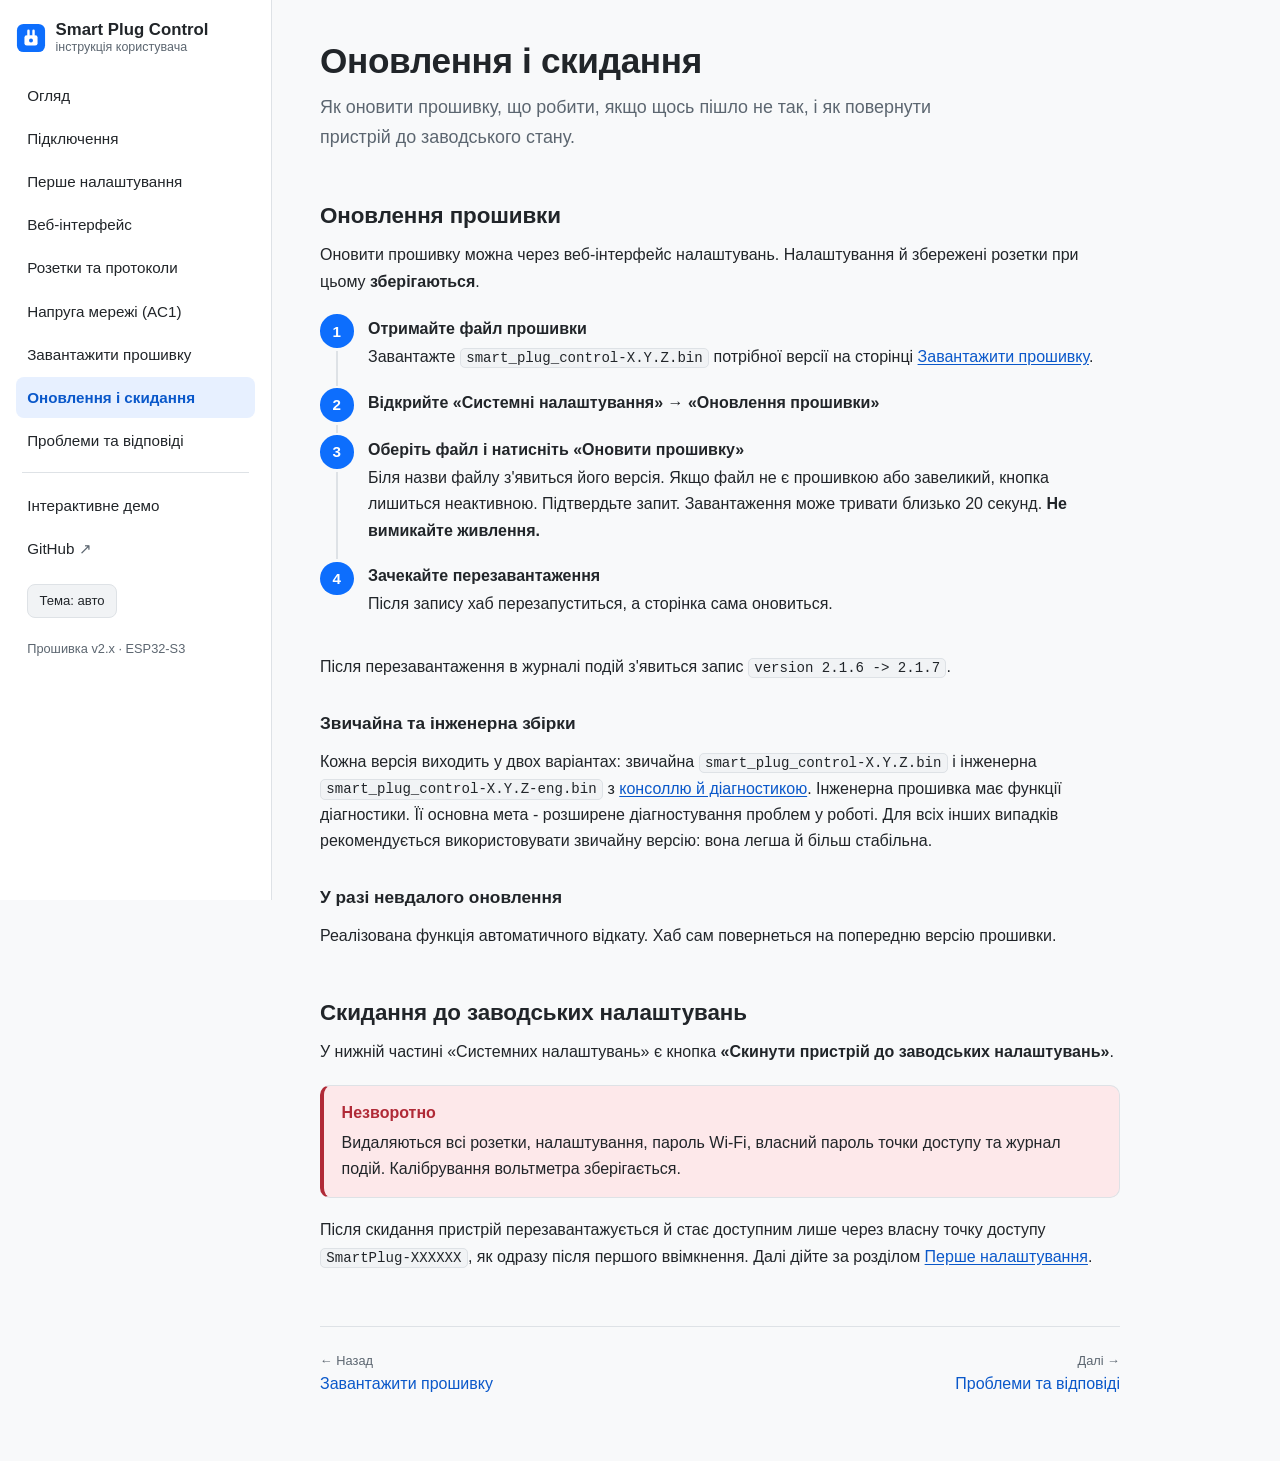
<file: maintenance.html>
<!doctype html>
<html lang="uk">
<head>
    <meta charset="utf-8">
    <meta name="viewport" content="width=device-width, initial-scale=1">
    <title>Оновлення і скидання — Smart Plug Control</title>
    <meta name="description"
          content="Оновлення прошивки Smart Plug Control з браузера (OTA), автоматичний відкат, скидання до заводських налаштувань, самовідновлення.">
    <link rel="icon" type="image/svg+xml" href="assets/favicon.svg">
    <link rel="stylesheet" href="assets/site.css">
</head>
<body>
<a class="skip" href="#main">До змісту</a>
<div class="shell">
    <aside class="side" id="side">
        <noscript><a href="index.html">Огляд</a></noscript>
    </aside>
    <main id="main">

        <h1>Оновлення і скидання</h1>
        <p class="lead">Як оновити прошивку, що робити, якщо щось пішло не так, і як повернути пристрій до
            заводського стану.</p>

        <h2 id="ota">Оновлення прошивки</h2>
        <p>Оновити прошивку можна через веб-інтерфейс налаштувань. Налаштування й збережені розетки при
            цьому <strong>зберігаються</strong>.</p>

        <ol class="steps">
            <li><strong>Отримайте файл прошивки</strong>
                Завантажте <code>smart_plug_control-X.Y.Z.bin</code> потрібної версії на сторінці
                <a href="firmware.html">Завантажити прошивку</a>.
            </li>
            <li><strong>Відкрийте «Системні налаштування» → «Оновлення прошивки»</strong>
            </li>
            <li><strong>Оберіть файл і натисніть «Оновити прошивку»</strong>
                Біля назви файлу з'явиться його версія. Якщо файл не є прошивкою або завеликий, кнопка лишиться
                неактивною. Підтвердьте запит. Завантаження може тривати близько 20 секунд. <strong>Не вимикайте
                живлення.</strong></li>
            <li><strong>Зачекайте перезавантаження</strong>
                Після запису хаб перезапуститься, а сторінка сама оновиться.
            </li>
        </ol>

        <p>Після перезавантаження в журналі подій з'явиться запис <code>version 2.1.6 -&gt; 2.1.7</code>.</p>

        <h3>Звичайна та інженерна збірки</h3>
        <p>Кожна версія виходить у двох варіантах: звичайна <code>smart_plug_control-X.Y.Z.bin</code> і інженерна
            <code>smart_plug_control-X.Y.Z-eng.bin</code> з <a href="interface.html#eng">консоллю й діагностикою</a>.
            Інженерна прошивка має функції діагностики. Її основна мета - розширене діагностування проблем у роботі.
            Для всіх інших випадків рекомендується використовувати звичайну версію: вона легша й більш стабільна.</p>

        <h3>У разі невдалого оновлення</h3>
        <p>Реалізована функція автоматичного відкату. Хаб сам повернеться на попередню версію прошивки.</p>

        <h2 id="reset">Скидання до заводських налаштувань</h2>
        <p>У нижній частині «Системних налаштувань» є кнопка <strong>«Скинути пристрій до заводських
            налаштувань»</strong>.</p>
        <div class="callout danger">
            <span class="t">Незворотно</span>
            Видаляються всі розетки, налаштування, пароль Wi-Fi, власний пароль точки доступу та журнал подій.
            Калібрування вольтметра зберігається.
        </div>
        <p>Після скидання пристрій перезавантажується й стає доступним лише через власну точку доступу <code>SmartPlug-XXXXXX</code>,
            як одразу після першого ввімкнення. Далі дійте за розділом <a href="setup.html">Перше налаштування</a>.</p>

    </main>
</div>
<script src="assets/site.js"></script>
</body>
</html>
</file>
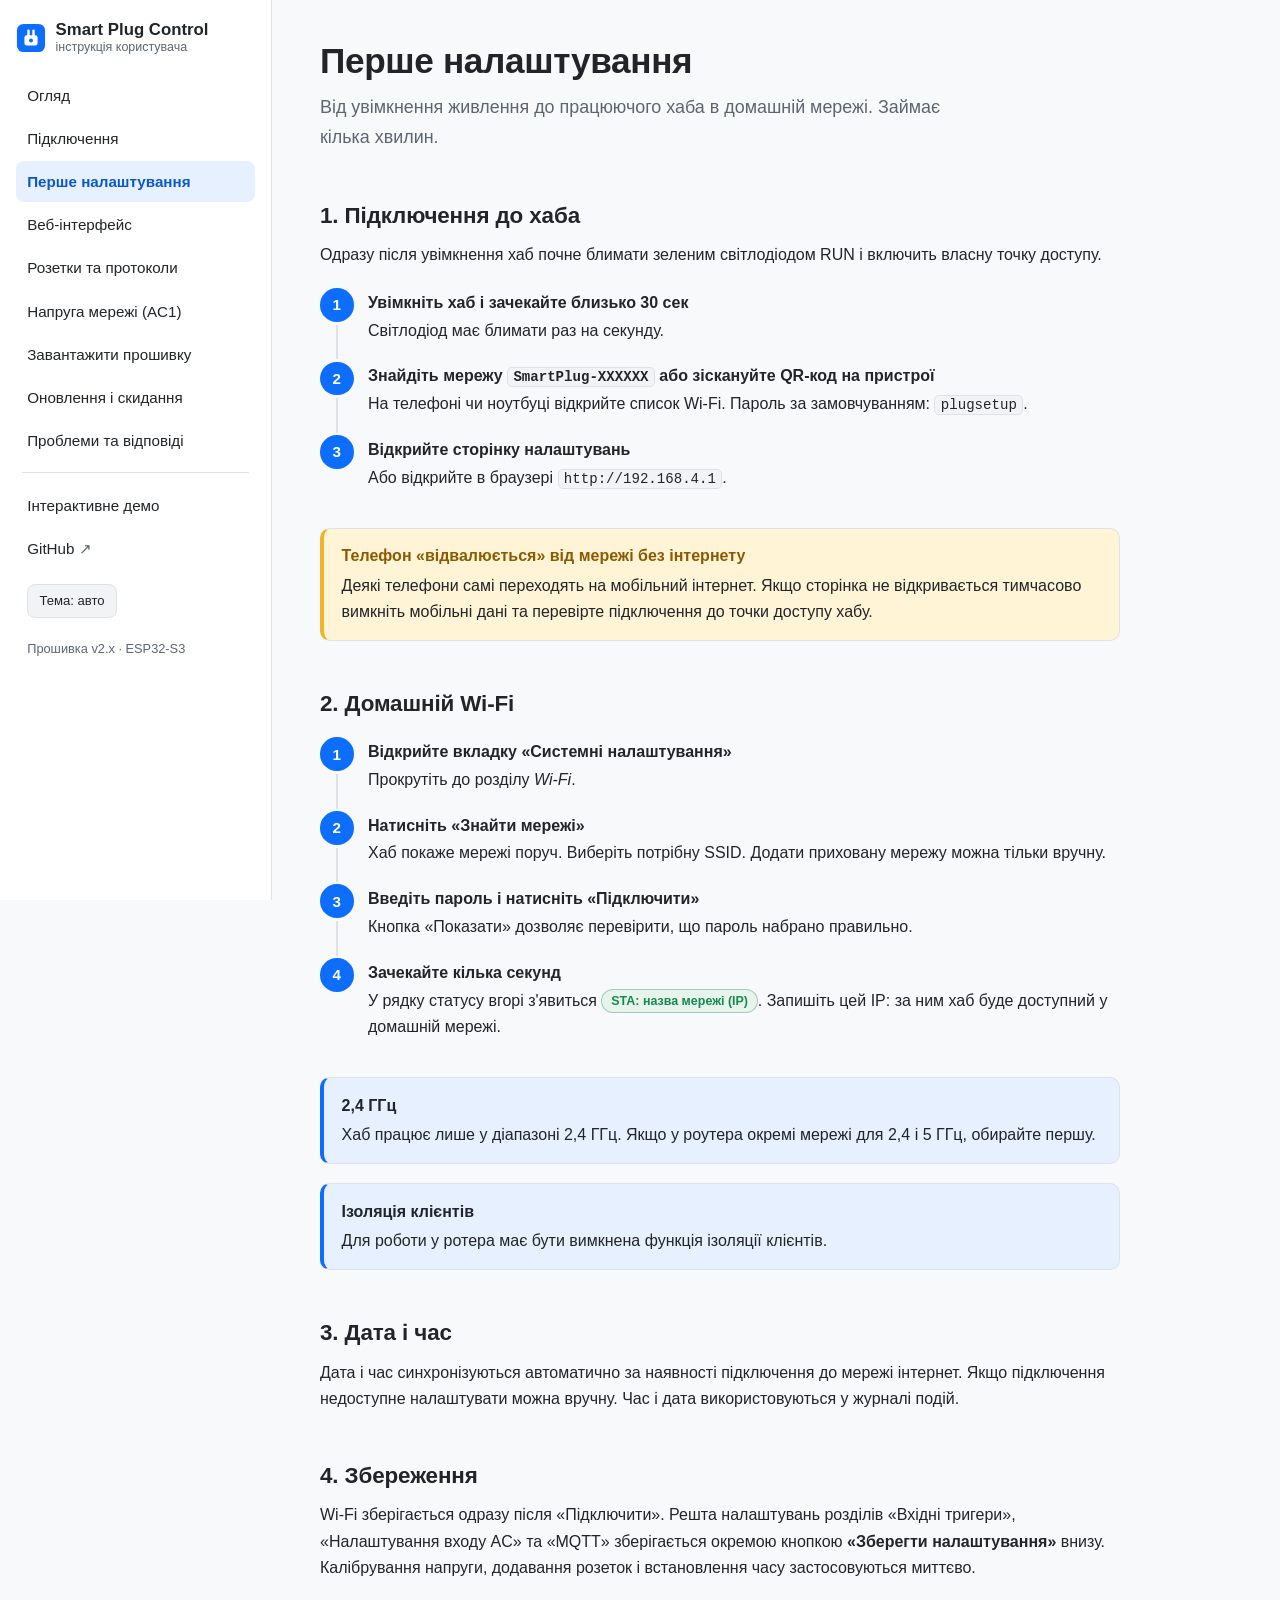
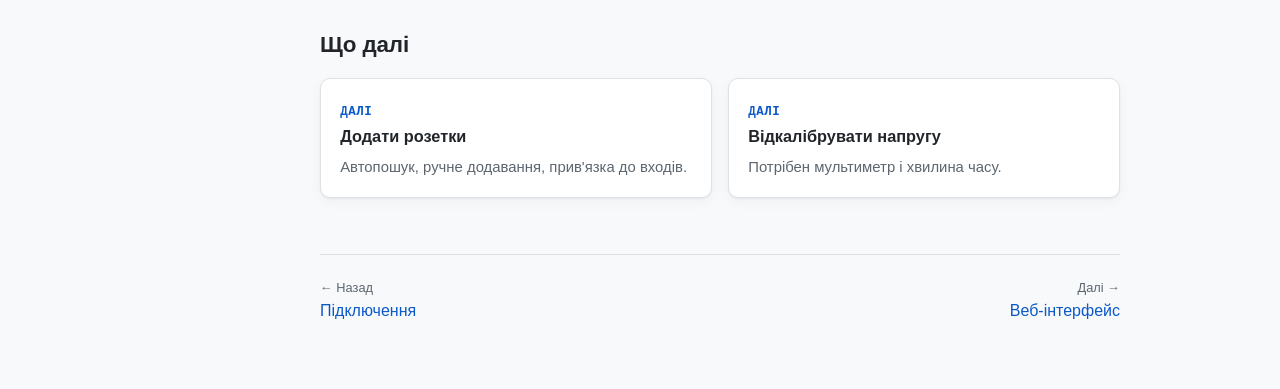
<file: setup.html>
<!doctype html>
<html lang="uk">
<head>
    <meta charset="utf-8">
    <meta name="viewport" content="width=device-width, initial-scale=1">
    <title>Перше налаштування — Smart Plug Control</title>
    <meta name="description"
          content="Перше підключення до Smart Plug Control: точка доступу, вибір домашнього Wi-Fi, перевірка часу.">
    <link rel="icon" type="image/svg+xml" href="assets/favicon.svg">
    <link rel="stylesheet" href="assets/site.css">
</head>
<body>
<a class="skip" href="#main">До змісту</a>
<div class="shell">
    <aside class="side" id="side">
        <noscript><a href="index.html">Огляд</a></noscript>
    </aside>
    <main id="main">

        <h1>Перше налаштування</h1>
        <p class="lead">Від увімкнення живлення до працюючого хаба в домашній мережі. Займає кілька хвилин.</p>

        <h2 id="connect">1. Підключення до хаба</h2>
        <p>Одразу після увімкнення хаб почне блимати зеленим світлодіодом RUN і включить власну точку
            доступу.</p>

        <ol class="steps">
            <li><strong>Увімкніть хаб і зачекайте близько 30 сек</strong>
                Світлодіод має блимати раз на секунду.
            </li>
            <li><strong>Знайдіть мережу <code>SmartPlug-XXXXXX</code> або зіскануйте QR-код на пристрої</strong>
                На телефоні чи ноутбуці відкрийте список Wi-Fi. Пароль за замовчуванням: <code>plugsetup</code>.
            </li>
            <li><strong>Відкрийте сторінку налаштувань</strong>
                Або відкрийте
                в браузері <code>http://192.168.4.1</code>.
            </li>
        </ol>

        <div class="callout warn">
            <span class="t">Телефон «відвалюється» від мережі без інтернету</span>
            Деякі телефони самі переходять на мобільний інтернет. Якщо сторінка не
            відкривається тимчасово вимкніть
            мобільні дані та перевірте підключення до точки доступу хабу.
        </div>

        <h2 id="wifi">2. Домашній Wi-Fi</h2>
        <ol class="steps">
            <li><strong>Відкрийте вкладку «Системні налаштування»</strong>
                Прокрутіть до розділу <em>Wi-Fi</em>.
            </li>
            <li><strong>Натисніть «Знайти мережі»</strong>
                Хаб покаже мережі поруч. Виберіть потрібну SSID.
              Додати приховану мережу можна тільки вручну.
            </li>
            <li><strong>Введіть пароль і натисніть «Підключити»</strong>
                Кнопка «Показати» дозволяє перевірити, що пароль набрано правильно.
            </li>
            <li><strong>Зачекайте кілька секунд</strong>
                У рядку статусу вгорі з'явиться <span class="pill on">STA: назва мережі (IP)</span>. Запишіть цей IP: за
                ним хаб буде доступний у домашній мережі.
            </li>
        </ol>

        <div class="callout note">
            <span class="t">2,4 ГГц</span>
            Хаб працює лише у діапазоні 2,4 ГГц. Якщо у роутера окремі мережі для 2,4 і 5 ГГц, обирайте першу.
        </div>
      <div class="callout note">
        <span class="t">Ізоляція клієнтів</span>
        Для роботи у ротера має бути вимкнена функція ізоляції клієнтів.
      </div>

        <h2 id="time">3. Дата і час</h2>
        <p>Дата і час синхронізуються автоматично за наявності підключення до мережі інтернет. Якщо підключення недоступне
          налаштувати можна вручну. Час і дата використовуються у журналі подій.</p>

        <h2 id="save">4. Збереження</h2>
        <p>Wi-Fi зберігається одразу після «Підключити». Решта налаштувань розділів «Вхідні тригери», «Налаштування
            входу AC» та «MQTT» зберігається окремою кнопкою <strong>«Зберегти налаштування»</strong> внизу.
            Калібрування напруги, додавання розеток і встановлення часу застосовуються миттєво.</p>

        <h2 id="next">Що далі</h2>
        <div class="grid">
            <a class="card" href="interface.html"><span class="n">ДАЛІ</span>
                <h3>Додати розетки</h3>
                <p>Автопошук, ручне додавання, прив'язка до входів.</p></a>
            <a class="card" href="ac.html"><span class="n">ДАЛІ</span>
                <h3>Відкалібрувати напругу</h3>
                <p>Потрібен мультиметр і хвилина часу.</p></a>
        </div>

    </main>
</div>
<script src="assets/site.js"></script>
</body>
</html>
</file>
<file: assets/site.css>
/* Smart Plug Control — документація. Без залежностей, без збірки. */

:root {
  --bg: #f8f9fa;
  --surface: #ffffff;
  --surface-2: #f1f3f5;
  --text: #212529;
  --muted: #5c6670;
  --border: #dee2e6;
  --accent: #0d6efd;
  --accent-ink: #0a58ca;
  --accent-soft: #e7f0ff;
  --good: #198754;
  --good-soft: #e6f4ec;
  --warn: #8a5a00;
  --warn-soft: #fff4d6;
  --warn-edge: #f0b429;
  --bad: #b02a37;
  --bad-soft: #fde8ea;
  --code-bg: #14181d;
  --code-ink: #e6edf3;
  --radius: 10px;
  --shadow: 0 1px 2px rgba(0, 0, 0, .06), 0 4px 14px rgba(0, 0, 0, .04);
  --mono: ui-monospace, "SFMono-Regular", Menlo, Consolas, "Liberation Mono", monospace;
  --sans: -apple-system, BlinkMacSystemFont, "Segoe UI", Roboto, "Helvetica Neue", Arial, sans-serif;
  color-scheme: light;
}

@media (prefers-color-scheme: dark) {
  :root:not([data-theme="light"]) {
    --bg: #0f1317;
    --surface: #171c22;
    --surface-2: #1e252c;
    --text: #e6e9ec;
    --muted: #9aa5b1;
    --border: #2b343d;
    --accent: #5b9dff;
    --accent-ink: #8ab9ff;
    --accent-soft: #15233a;
    --good: #4cc38a;
    --good-soft: #14291f;
    --warn: #f3c969;
    --warn-soft: #2b2310;
    --warn-edge: #b98a1f;
    --bad: #ff8a94;
    --bad-soft: #301518;
    --code-bg: #0a0d10;
    --shadow: 0 1px 2px rgba(0, 0, 0, .4);
    color-scheme: dark;
  }
}
:root[data-theme="dark"] {
  --bg: #0f1317;
  --surface: #171c22;
  --surface-2: #1e252c;
  --text: #e6e9ec;
  --muted: #9aa5b1;
  --border: #2b343d;
  --accent: #5b9dff;
  --accent-ink: #8ab9ff;
  --accent-soft: #15233a;
  --good: #4cc38a;
  --good-soft: #14291f;
  --warn: #f3c969;
  --warn-soft: #2b2310;
  --warn-edge: #b98a1f;
  --bad: #ff8a94;
  --bad-soft: #301518;
  --code-bg: #0a0d10;
  --shadow: 0 1px 2px rgba(0, 0, 0, .4);
  color-scheme: dark;
}

*, *::before, *::after { box-sizing: border-box; }
html { scroll-behavior: smooth; -webkit-text-size-adjust: 100%; }
body {
  margin: 0;
  background: var(--bg);
  color: var(--text);
  font: 16px/1.65 var(--sans);
}
a { color: var(--accent-ink); text-underline-offset: 2px; }
a:hover { text-decoration-thickness: 2px; }
img, svg { max-width: 100%; height: auto; }

/* ---------- layout ---------- */
.shell {
  display: grid;
  grid-template-columns: 17rem minmax(0, 1fr);
  min-height: 100vh;
}
.side {
  position: sticky; top: 0; align-self: start;
  height: 100vh; overflow-y: auto;
  padding: 1.25rem 1rem 2rem;
  border-right: 1px solid var(--border);
  background: var(--surface);
}
.brand {
  display: flex; align-items: center; gap: .6rem;
  text-decoration: none; color: var(--text);
  font-weight: 650; font-size: 1.05rem; line-height: 1.2;
  margin-bottom: 1.25rem;
}
.brand img { width: 30px; height: 30px; flex: none; }
.brand small { display: block; font-weight: 400; color: var(--muted); font-size: .78rem; }
.side nav { display: grid; gap: 2px; }
.side nav a {
  display: block; padding: .5rem .7rem; border-radius: 8px;
  text-decoration: none; color: var(--text); font-size: .95rem;
}
.side nav a:hover { background: var(--surface-2); }
.side nav a[aria-current="page"] { background: var(--accent-soft); color: var(--accent-ink); font-weight: 600; }
.side nav .sep { height: 1px; background: var(--border); margin: .6rem .4rem; }
.side nav a.ext::after { content: " ↗"; color: var(--muted); }
.side-foot { margin-top: 1.25rem; font-size: .8rem; color: var(--muted); padding: 0 .7rem; }
.theme-btn {
  margin: .9rem .7rem 0; padding: .35rem .7rem; font: inherit; font-size: .82rem;
  background: var(--surface-2); color: var(--text); border: 1px solid var(--border);
  border-radius: 8px; cursor: pointer;
}

main { padding: 2.5rem clamp(1rem, 4vw, 3rem) 4rem; max-width: 56rem; width: 100%; }
main > :first-child { margin-top: 0; }

/* ---------- type ---------- */
h1 { font-size: clamp(1.7rem, 3.4vw, 2.2rem); line-height: 1.2; margin: 0 0 .6rem; letter-spacing: -.01em; }
h2 { font-size: 1.4rem; line-height: 1.3; margin: 2.6rem 0 .8rem; padding-top: .4rem; letter-spacing: -.005em; }
h3 { font-size: 1.08rem; margin: 1.8rem 0 .5rem; }
p { margin: .7rem 0; }
.lead { font-size: 1.12rem; color: var(--muted); max-width: 42rem; }
ul, ol { padding-left: 1.4rem; }
li { margin: .3rem 0; }
code, kbd {
  font-family: var(--mono); font-size: .88em;
  background: var(--surface-2); border: 1px solid var(--border);
  padding: .08em .38em; border-radius: 5px;
}
kbd { border-bottom-width: 2px; }
pre {
  position: relative; background: var(--code-bg); color: var(--code-ink);
  padding: 1rem 1.1rem; border-radius: var(--radius); overflow-x: auto;
  font: .86rem/1.55 var(--mono); margin: 1rem 0;
}
pre code { background: none; border: 0; padding: 0; color: inherit; font-size: inherit; }
.copy {
  position: absolute; top: .5rem; right: .5rem; font: .72rem var(--sans);
  padding: .2rem .55rem; border-radius: 6px; border: 1px solid #3a444e;
  background: #232b33; color: #c9d1d9; cursor: pointer; opacity: 0; transition: opacity .15s;
}
pre:hover .copy, .copy:focus { opacity: 1; }
hr { border: 0; border-top: 1px solid var(--border); margin: 2.5rem 0; }

/* ---------- components ---------- */
.callout {
  margin: 1.2rem 0; padding: .9rem 1.1rem; border-radius: var(--radius);
  border: 1px solid var(--border); border-left-width: 4px; background: var(--surface);
}
.callout > :first-child { margin-top: 0; }
.callout > :last-child { margin-bottom: 0; }
.callout .t { display: block; font-weight: 650; margin-bottom: .2rem; }
.callout.note { border-left-color: var(--accent); background: var(--accent-soft); }
.callout.warn { border-left-color: var(--warn-edge); background: var(--warn-soft); }
.callout.warn .t { color: var(--warn); }
.callout.danger { border-left-color: var(--bad); background: var(--bad-soft); }
.callout.danger .t { color: var(--bad); }
.callout.ok { border-left-color: var(--good); background: var(--good-soft); }

.grid { display: grid; gap: 1rem; grid-template-columns: repeat(auto-fit, minmax(15rem, 1fr)); margin: 1.2rem 0; }
.card {
  display: block; padding: 1.1rem 1.2rem; border-radius: var(--radius);
  background: var(--surface); border: 1px solid var(--border); box-shadow: var(--shadow);
  color: inherit; text-decoration: none;
}
a.card:hover { border-color: var(--accent); transform: translateY(-1px); }
a.card { transition: border-color .15s, transform .15s; }
.card h3 { margin: 0 0 .3rem; font-size: 1.02rem; }
.card p { margin: 0; color: var(--muted); font-size: .93rem; }
.card .n { font: 600 .78rem var(--mono); color: var(--accent-ink); letter-spacing: .04em; }

.steps { list-style: none; counter-reset: s; padding: 0; margin: 1.2rem 0; }
.steps > li {
  counter-increment: s; position: relative;
  padding: .1rem 0 1.1rem 3rem; margin: 0;
  border-left: 0;
}
.steps > li::before {
  content: counter(s); position: absolute; left: 0; top: 0;
  width: 2.1rem; height: 2.1rem; border-radius: 50%;
  display: grid; place-items: center; font-weight: 650; font-size: .95rem;
  background: var(--accent); color: #fff;
}
.steps > li:not(:last-child)::after {
  content: ""; position: absolute; left: 1.02rem; top: 2.3rem; bottom: .15rem;
  width: 2px; background: var(--border);
}
.steps > li > strong:first-child { display: block; margin-bottom: .1rem; }

table { width: 100%; border-collapse: collapse; margin: 1rem 0; font-size: .94rem; background: var(--surface); border-radius: var(--radius); overflow: hidden; box-shadow: 0 0 0 1px var(--border); }
th, td { text-align: left; padding: .6rem .8rem; vertical-align: top; border-bottom: 1px solid var(--border); }
th { background: var(--surface-2); font-weight: 600; font-size: .82rem; text-transform: uppercase; letter-spacing: .04em; color: var(--muted); }
tr:last-child td { border-bottom: 0; }
.tscroll { overflow-x: auto; margin: 1rem 0; border-radius: var(--radius); }
.tscroll table { margin: 0; min-width: 34rem; }

.pill { display: inline-block; padding: .05rem .55rem; border-radius: 999px; font-size: .78rem; font-weight: 600; border: 1px solid transparent; vertical-align: 1px; }
.pill.on { background: var(--good-soft); color: var(--good); border-color: color-mix(in srgb, var(--good) 35%, transparent); }
.pill.off { background: var(--surface-2); color: var(--muted); border-color: var(--border); }
.pill.warn { background: var(--warn-soft); color: var(--warn); border-color: var(--warn-edge); }
.pill.no { background: var(--bad-soft); color: var(--bad); border-color: color-mix(in srgb, var(--bad) 35%, transparent); }

.hero { padding: .5rem 0 1rem; }
.hero .actions { display: flex; flex-wrap: wrap; gap: .7rem; margin-top: 1.4rem; }
.btn {
  display: inline-block; padding: .6rem 1.1rem; border-radius: 9px; font-weight: 600;
  text-decoration: none; border: 1px solid var(--border); background: var(--surface); color: var(--text);
}
.btn.primary { background: var(--accent); border-color: var(--accent); color: #fff; }
.btn:hover { filter: brightness(1.06); }
.badges { display: flex; flex-wrap: wrap; gap: .4rem; margin: 1rem 0 0; }

figure { margin: 1.4rem 0; }
/* схема підключення (hardware.html) */
.dg-box { fill: var(--surface-2); stroke: var(--border); stroke-width: 1.5; }
.dg-hv { stroke: var(--bad); }
.dg-mcu { fill: var(--accent-soft); stroke: var(--accent); stroke-width: 1.5; }
.dg-l { stroke: var(--bad); stroke-width: 2.2; fill: none; }
.dg-n { stroke: var(--accent); stroke-width: 2.2; fill: none; }
.dg-qf { fill: var(--surface); stroke: var(--bad); stroke-width: 1.8; }
.dg-term { fill: var(--surface); stroke: var(--text); stroke-width: 1.5; }
.dg-term.on { fill: var(--text); }
.dg-free { fill: none; stroke: var(--muted); stroke-width: 1.3; stroke-dasharray: 6 4; }
.dg-open { stroke: var(--muted); stroke-width: 1.8; stroke-dasharray: 5 4; fill: none; }
.dg-end { fill: none; stroke: var(--muted); stroke-width: 1.5; }
.dg-txt { fill: var(--text); font: 13px var(--sans); }
.dg-sub { fill: var(--muted); font: 11.5px var(--sans); }
.dg-b { font-weight: 650; }
figure .tscroll svg { min-width: 640px; }
figure svg { width: 100%; display: block; background: var(--surface); border: 1px solid var(--border); border-radius: var(--radius); }
figcaption { color: var(--muted); font-size: .88rem; margin-top: .5rem; }

.shot {
  border: 1px solid var(--border); border-radius: var(--radius); background: var(--surface);
  padding: 1rem; margin: 1.2rem 0; box-shadow: var(--shadow);
}
.shot .label { font-size: .78rem; text-transform: uppercase; letter-spacing: .05em; color: var(--muted); margin-bottom: .5rem; }

details {
  border: 1px solid var(--border); border-radius: var(--radius); background: var(--surface);
  padding: .1rem 1.1rem; margin: .7rem 0;
}
details[open] { padding-bottom: .6rem; }
summary { cursor: pointer; font-weight: 600; padding: .7rem 0; }

.pager { display: flex; justify-content: space-between; gap: 1rem; margin-top: 3.5rem; padding-top: 1.4rem; border-top: 1px solid var(--border); }
.pager a { max-width: 48%; text-decoration: none; }
.pager small { display: block; color: var(--muted); font-size: .8rem; }
.pager .next { margin-left: auto; text-align: right; }

.skip { position: absolute; left: -999px; }
.skip:focus { left: 1rem; top: 1rem; background: var(--surface); padding: .5rem 1rem; z-index: 10; }

/* ---------- mobile ---------- */
@media (max-width: 880px) {
  .shell { grid-template-columns: minmax(0, 1fr); }
  .side { position: static; height: auto; border-right: 0; border-bottom: 1px solid var(--border); padding: .8rem 1rem; }
  .brand { margin-bottom: .6rem; }
  .side nav { display: flex; gap: .3rem; overflow-x: auto; padding-bottom: .3rem; scrollbar-width: thin; }
  .side nav a { white-space: nowrap; flex: none; }
  .side nav .sep { display: none; }
  .side-foot { display: none; }
  .theme-btn { margin: .4rem 0 0; }
  main { padding-top: 1.6rem; }
  .pager { flex-direction: column; }
  .pager a { max-width: none; }
  .pager .next { text-align: left; margin-left: 0; }
}

@media print {
  .side, .pager, .copy, .theme-btn { display: none; }
  .shell { display: block; }
  body { background: #fff; color: #000; }
}

/* ---------- сторінка прошивок (firmware.html) ---------- */
.fw { margin: 1.4rem 0 2rem; }
.fw-pick { display: block; max-width: 30rem; }
.fw-pick span { display: block; font-weight: 600; font-size: .9rem; margin-bottom: .35rem; }
.fw-pick select {
  width: 100%; font: inherit; font-size: 1rem; padding: .6rem .8rem; border-radius: 9px;
  border: 1px solid var(--border); background: var(--surface); color: var(--text);
}
.fw-pick select:focus { outline: 2px solid var(--accent); outline-offset: 1px; }
.fw-beta { display: inline-flex; align-items: center; gap: .45rem; margin: .7rem 0 0; font-size: .92rem; color: var(--muted); cursor: pointer; }
.fw-card {
  margin-top: 1.2rem; padding: 1.2rem 1.3rem; border-radius: var(--radius);
  background: var(--surface); border: 1px solid var(--border); box-shadow: var(--shadow);
}
.fw-head { display: flex; flex-wrap: wrap; align-items: baseline; gap: .5rem .7rem; }
.fw-head strong { font-size: 1.25rem; }
.fw-date { color: var(--muted); font-size: .9rem; margin-left: auto; }
.fw-files { display: grid; gap: .7rem; grid-template-columns: repeat(auto-fit, minmax(14rem, 1fr)); margin: 1rem 0 .4rem; }
.fw-file {
  display: block; padding: .8rem 1rem; border-radius: 10px; text-decoration: none;
  border: 1px solid var(--border); background: var(--surface-2); color: var(--text);
}
.fw-file.main { background: var(--accent); border-color: var(--accent); color: #fff; }
.fw-file.eng { border-color: var(--warn-edge); background: var(--warn-soft); }
.fw-file.off { color: var(--muted); border-style: dashed; background: transparent; }
a.fw-file:hover { filter: brightness(1.06); }
.fw-kind { display: block; font-weight: 650; }
.fw-meta { display: block; font: .8rem var(--mono); opacity: .85; margin-top: .15rem; overflow-wrap: anywhere; }
.fw-notes h3 { margin-top: 1.2rem; }
.fw-notes h4 { margin: 1rem 0 .3rem; font-size: .98rem; }
.fw-more { font-size: .9rem; }

/* перемикач версій документації (site.js) */
.doc-ver { display: block; margin: 0 .4rem 1rem; }
.doc-ver span { display: block; font-size: .75rem; color: var(--muted); margin-bottom: .25rem; }
.doc-ver select {
  width: 100%; font: inherit; font-size: .9rem; padding: .4rem .5rem; border-radius: 8px;
  border: 1px solid var(--border); background: var(--surface-2); color: var(--text);
}
.doc-ver[hidden] { display: none; }
.fw-other { margin: 1rem 0 0; }
</file>
<file: demo/style.css>
/* Bootstrap-5-flavored look, hand-rolled (no CDN / vendored bootstrap.css --
 * this device must render its UI fully offline via its own fallback AP, so
 * everything has to be self-contained in the firmware image). Same visual
 * language (colors, spacing, rounded corners, nav-pills, cards, badges,
 * table-responsive) as Bootstrap 5's defaults, just implemented directly. */

:root {
  --bs-blue: #0d6efd;
  --bs-blue-dark: #0b5ed7;
  --bs-red: #dc3545;
  --bs-red-dark: #bb2d3b;
  --bs-green: #198754;
  --bs-yellow: #ffc107;
  --bs-gray: #6c757d;
  --bs-gray-dark: #495057;
  --bs-body-bg: #f8f9fa;
  --bs-card-bg: #ffffff;
  --bs-body-color: #212529;
  --bs-border-color: #dee2e6;
  --bs-border-radius: 0.375rem;
  --bs-border-radius-lg: 0.5rem;
  --bs-border-radius-pill: 50rem;
  --bs-box-shadow: 0 0.125rem 0.25rem rgba(0, 0, 0, 0.075);
  --bs-box-shadow-lg: 0 0.5rem 1.5rem rgba(0, 0, 0, 0.15);
}

*, *::before, *::after { box-sizing: border-box; }

html {
  max-width: 100%;
  overflow-x: hidden;
}

body {
  margin: 0;
  max-width: 100%;
  overflow-x: hidden;
  font-family: -apple-system, BlinkMacSystemFont, "Segoe UI", Roboto, "Helvetica Neue", Arial, sans-serif;
  font-size: 15px;
  line-height: 1.5;
  background: var(--bs-body-bg);
  color: var(--bs-body-color);
  -webkit-text-size-adjust: 100%;
}

/* ---------------- header / status ---------------- */

header {
  background: var(--bs-card-bg);
  padding: 0.75rem 1.25rem;
  border-bottom: 1px solid var(--bs-border-color);
  display: flex;
  align-items: center;
  justify-content: space-between;
  flex-wrap: wrap;
  gap: 0.5rem;
}

.brand {
  display: flex;
  align-items: baseline;
  flex-wrap: wrap;
  gap: 0.25rem 0.75rem;
}

.doc-link {
  font-size: 0.8125rem;
  color: var(--bs-blue);
  text-decoration: none;
}
.doc-link:hover { text-decoration: underline; }

header h1 {
  font-size: 1.15rem;
  font-weight: 600;
  margin: 0;
}

.status-bar {
  font-size: 0.8125rem;
  color: var(--bs-gray);
  overflow-wrap: anywhere;
}

.status-bar .bad { color: var(--bs-red); font-weight: 600; }
.status-bar .good { color: var(--bs-green); font-weight: 600; }

/* Mobile-style STA signal-strength bars, see signalIcon() in app.js. */
.signal-icon { vertical-align: middle; margin-left: 2px; }

/* ---------------- nav pills (tabs) ---------------- */

nav.tabs {
  display: flex;
  gap: 0.25rem;
  flex-wrap: wrap;
  padding: 0.625rem 1.25rem;
  background: var(--bs-card-bg);
  border-bottom: 1px solid var(--bs-border-color);
}

.tab-btn {
  border: none;
  background: transparent;
  padding: 0.4rem 0.9rem;
  cursor: pointer;
  font-size: 0.875rem;
  color: var(--bs-gray);
  border-radius: var(--bs-border-radius-pill);
  transition: background-color 0.15s ease, color 0.15s ease;
}

.tab-btn:hover { background: rgba(13, 110, 253, 0.08); color: var(--bs-blue); }

.tab-btn.active {
  color: #fff;
  background: var(--bs-blue);
  font-weight: 600;
}

/* ---------------- layout ---------------- */

main {
  padding: 1.25rem;
  max-width: 1140px;
  width: 100%;
  margin: 0 auto;
}

.tab-content { display: none; }
.tab-content.active { display: block; }

.toolbar {
  display: flex;
  align-items: center;
  gap: 0.625rem;
  margin-bottom: 0.875rem;
  flex-wrap: wrap;
}

/* ---------------- buttons ---------------- */

button {
  border: 1px solid var(--bs-gray);
  background: transparent;
  color: var(--bs-gray-dark);
  padding: 0.375rem 0.75rem;
  border-radius: var(--bs-border-radius);
  cursor: pointer;
  font-size: 0.8125rem;
  line-height: 1.5;
  transition: background-color 0.15s ease, color 0.15s ease, border-color 0.15s ease;
}
button:hover { background: var(--bs-gray); color: #fff; }

button.primary { background: var(--bs-blue); border-color: var(--bs-blue); color: #fff; }
button.primary:hover { background: var(--bs-blue-dark); border-color: var(--bs-blue-dark); }

button.danger { border-color: var(--bs-red); color: var(--bs-red); background: transparent; }
button.danger:hover { background: var(--bs-red); border-color: var(--bs-red); color: #fff; }

button:disabled { opacity: 0.5; cursor: default; pointer-events: none; }

/* ---------------- tables ---------------- */

/* Contains any table overflow to a scrollable strip instead of the whole
 * page scrolling sideways -- same fix Bootstrap 5's .table-responsive uses. */
.table-responsive {
  width: 100%;
  max-width: 100%;
  overflow-x: auto;
  -webkit-overflow-scrolling: touch;
  border-radius: var(--bs-border-radius-lg);
  border: 1px solid var(--bs-border-color);
  background: var(--bs-card-bg);
  box-shadow: var(--bs-box-shadow);
}

table {
  width: 100%;
  min-width: 480px;
  border-collapse: collapse;
  margin: 0;
}

/* Used for tables that are narrow enough to never need horizontal scroll
 * (e.g. the network-scan results: just an IP and a small badge) -- gets its
 * own card-like border instead of being wrapped in .table-responsive. */
.table-plain {
  min-width: 0;
  border: 1px solid var(--bs-border-color);
  border-radius: var(--bs-border-radius-lg);
  box-shadow: var(--bs-box-shadow);
  overflow: hidden;
}

.row-clickable { cursor: pointer; }

.scan-name { font-weight: 600; }
.scan-ip { font-size: 0.75rem; margin-top: 0.1rem; }

th, td {
  text-align: left;
  padding: 0.625rem 0.75rem;
  border-bottom: 1px solid var(--bs-border-color);
  font-size: 0.8125rem;
  overflow-wrap: anywhere;
}

th {
  background: #f8f9fa;
  color: var(--bs-gray);
  font-weight: 600;
  font-size: 0.75rem;
  text-transform: uppercase;
  letter-spacing: 0.03em;
  white-space: nowrap;
}

tbody tr:hover { background: rgba(13, 110, 253, 0.04); }
tr:last-child td { border-bottom: none; }

/* ---------------- badges ---------------- */

.pill {
  display: inline-block;
  padding: 0.3em 0.65em;
  border-radius: var(--bs-border-radius-pill);
  font-size: 0.75em;
  font-weight: 600;
  white-space: nowrap;
}
.pill.on { background: var(--bs-green); color: #fff; }
.pill.off { background: var(--bs-gray); color: #fff; }
.pill.fail { background: var(--bs-red); color: #fff; }

.hidden { display: none !important; }
.link-btn {
  background: none;
  border: none;
  padding: 0 2px;
  color: #0d6efd;
  text-decoration: underline;
  font-size: 13px;
  cursor: pointer;
}
.plug-problem { font-size: 12px; margin-top: 2px; }

.sta-moved {
  margin: 8px 12px;
  padding: 10px 12px;
  border-radius: 8px;
  background: #d1e7dd;
  color: #0f5132;
  font-size: 14px;
  line-height: 1.5;
}
.sta-moved .btn { display: inline-block; margin-top: 6px; padding: 6px 14px; border-radius: 6px; text-decoration: none; }
.sta-moved .btn.primary { background: #198754; color: #fff; }

.portal-warn {
  margin: 8px 12px;
  padding: 10px 12px;
  border-radius: 8px;
  background: #fff3cd;
  color: #664d03;
  font-size: 14px;
  line-height: 1.4;
}

/* ---------------- device list (plugs) ---------------- */

/* Card-group container, same bordered/rounded/shadowed look as
 * .table-responsive so it reads as the same design system. */
.device-list {
  border: 1px solid var(--bs-border-color);
  border-radius: var(--bs-border-radius-lg);
  box-shadow: var(--bs-box-shadow);
  background: var(--bs-card-bg);
  overflow: hidden;
}

.list-empty {
  padding: 1rem;
  font-size: 0.8125rem;
  color: var(--bs-gray);
}

/* Desktop: one row, 4 columns. Never needs horizontal scroll since it's
 * divs (flex/grid reflow) rather than a table (fixed min-content width). */
.device-card {
  display: grid;
  grid-template-columns: 1fr auto auto auto;
  align-items: center;
  gap: 0.5rem 1rem;
  padding: 0.75rem 1rem;
  border-bottom: 1px solid var(--bs-border-color);
  cursor: pointer;
  transition: background-color 0.1s ease;
}
.device-list > .device-card:last-child { border-bottom: none; }
.device-card:hover { background: rgba(13, 110, 253, 0.04); }

.device-name { font-weight: 600; font-size: 0.875rem; overflow-wrap: anywhere; }
.device-metrics { font-weight: 400; font-size: 0.75rem; color: var(--bs-gray); margin-top: 0.15rem; }
.device-input { font-size: 0.8125rem; color: var(--bs-gray); white-space: nowrap; }
.device-state { justify-self: end; }
.device-action { justify-self: end; }

.device-action-btn {
  width: 2.5rem;
  height: 2.5rem;
  min-width: 0;
  padding: 0;
  border: none;
  border-radius: 50%;
  display: inline-flex;
  align-items: center;
  justify-content: center;
  flex-shrink: 0;
  transition: background-color 0.1s ease, transform 0.05s ease;
}
.device-action-btn:active { transform: scale(0.93); }
.device-action-btn svg { pointer-events: none; }
.device-action-btn.state-on { background: var(--bs-green); color: #fff; }
.device-action-btn.state-on:hover { background: #157347; }
.device-action-btn.state-off { background: var(--bs-red); color: #fff; }
.device-action-btn.state-off:hover { background: var(--bs-red-dark); }
/* Soft-blocked (trigger-controlled / offline): greyed out but still
 * clickable on purpose -- see app.js's renderPlugRow() comment, the click
 * is what surfaces the backend's specific rejection reason as a toast. */
.device-action-btn.is-blocked { opacity: 0.5; cursor: not-allowed; }

/* Mobile: collapse the same 4 pieces of info into 2 lines, as requested --
 * name+input on top, state+action below. */
@media (max-width: 576px) {
  .device-card {
    grid-template-columns: 1fr auto;
    grid-template-areas:
      "name  input"
      "state action";
    row-gap: 0.4rem;
  }
  .device-name { grid-area: name; }
  .device-input { grid-area: input; justify-self: end; }
  .device-state { grid-area: state; justify-self: start; }
  .device-action { grid-area: action; }
}

/* ---------------- inputs settings (divs) ---------------- */

.inputs-list {
  border: 1px solid var(--bs-border-color);
  border-radius: var(--bs-border-radius-lg);
  box-shadow: var(--bs-box-shadow);
  background: var(--bs-card-bg);
  overflow: hidden;
  display: grid;
  grid-template-columns: repeat(3, 1fr);
}

.inputs-list .input-row:nth-child(even) {
    border-left: 1px solid var(--bs-border-color);
    border-right: 1px solid var(--bs-border-color);
    justify-content: center;
}

.input-row {
  display: flex;
  flex-direction: column;
  align-items: flex-start;
  gap: 0.5rem;
  padding: 0.6rem 1rem;
  font-size: 0.875rem;
  cursor: pointer;
}

.inputs-list > .input-row:last-child { border-bottom: none; }
.input-row:hover { background: rgba(13, 110, 253, 0.04); }
.input-row .input-enable {
  flex-direction: row;
  align-items: center;
  gap: 0.6rem;
  cursor: pointer;
}

#fw-progress { width: 100%; height: 0.9rem; margin: 0.25rem 0; }

/* ---------------- event log (divs) ---------------- */

.log-list {
  border: 1px solid var(--bs-border-color);
  border-radius: var(--bs-border-radius-lg);
  box-shadow: var(--bs-box-shadow);
  background: var(--bs-card-bg);
  overflow: hidden;
}

.log-entry {
  padding: 0.6rem 1rem;
  border-bottom: 1px solid var(--bs-border-color);
}
.log-list > .log-entry:last-child { border-bottom: none; }
.log-entry:hover { background: rgba(13, 110, 253, 0.04); }

.log-meta {
  display: flex;
  flex-wrap: wrap;
  align-items: center;
  gap: 0.5rem;
  font-size: 0.8125rem;
}

.log-time { color: var(--bs-gray); font-variant-numeric: tabular-nums; white-space: nowrap; }
.log-src {
  text-transform: uppercase;
  font-size: 0.7rem;
  font-weight: 600;
  letter-spacing: 0.03em;
  color: var(--bs-gray);
  border: 1px solid var(--bs-border-color);
  border-radius: var(--bs-border-radius);
  padding: 0.1rem 0.4rem;
}
.log-plug { font-weight: 600; overflow-wrap: anywhere; }
.log-action { color: var(--bs-gray-dark); }

.log-detail {
  margin-top: 0.3rem;
  font-size: 0.78125rem;
  color: var(--bs-gray);
  overflow-wrap: anywhere;
}

/* ---------------- misc text ---------------- */

.hint {
  color: var(--bs-gray);
  font-size: 0.8125rem;
  margin-top: -0.25rem;
  overflow-wrap: anywhere;
}

.hint.bad { color: var(--bs-red); }

h2 {
  font-size: 1.05rem;
  font-weight: 600;
  margin-top: 1.75rem;
  padding-bottom: 0.4rem;
  border-bottom: 1px solid var(--bs-border-color);
}

/* ---------------- forms ---------------- */

.form-grid {
  display: grid;
  grid-template-columns: repeat(auto-fit, minmax(200px, 1fr));
  gap: 0.75rem;
  margin: 0.75rem 0;
}

.form-row {
  display: flex;
  gap: 1.125rem;
  align-items: center;
  flex-wrap: wrap;
  margin: 0.625rem 0;
}

label {
  display: flex;
  flex-direction: column;
  gap: 0.25rem;
  font-size: 0.8125rem;
  color: var(--bs-gray-dark);
  min-width: 0;
}

label:has(input[type=checkbox]) {
  flex-direction: row;
  align-items: center;
  color: var(--bs-body-color);
}

input[type=text], input[type=password], input[type=number],
input[type=datetime-local], select {
  width: 100%;
  min-width: 0;
  padding: 0.4rem 0.6rem;
  border: 1px solid #ced4da;
  border-radius: var(--bs-border-radius);
  font-size: 0.8125rem;
  color: var(--bs-body-color);
  background: #fff;
  transition: border-color 0.15s ease, box-shadow 0.15s ease;
}

input[type=text]:focus, input[type=password]:focus, input[type=number]:focus,
input[type=datetime-local]:focus, select:focus {
  outline: none;
  border-color: #86b7fe;
  box-shadow: 0 0 0 0.2rem rgba(13, 110, 253, 0.25);
}

input[type=checkbox] { accent-color: var(--bs-blue); }

/* Password field + "show/hide" toggle button on one line, e.g. Wi-Fi
 * settings -- input shrinks to make room, button stays its natural width,
 * neither ever forces the row wider than its container. */
.input-with-btn {
  display: flex;
  gap: 0.4rem;
  align-items: stretch;
}
.input-with-btn input, .input-with-btn select { flex: 1 1 auto; min-width: 0; }
.esph-row { margin-top: 0.5rem; }
.input-with-btn button { flex: 0 0 auto; white-space: nowrap; }

/* Firmware file picker: the native <input type=file> looks different in
 * every browser, so it's visually hidden (still focusable and clickable via
 * its <label for>, which iOS needs to open the picker) and the label is
 * drawn as a regular button next to the chosen file's name and size. */
.visually-hidden {
  position: absolute !important;
  width: 1px; height: 1px;
  padding: 0; margin: -1px;
  overflow: hidden;
  clip: rect(0 0 0 0);
  white-space: nowrap;
  border: 0;
}
.file-field { margin: 0.75rem 0; }
.field-title { display: block; font-size: 0.8125rem; color: var(--bs-gray-dark); margin-bottom: 0.25rem; }
.file-pick {
  display: flex;
  align-items: center;
  gap: 0.5rem;
  flex-wrap: wrap;
  padding: 0.4rem;
  border: 1px dashed #ced4da;
  border-radius: var(--bs-border-radius);
  background: #fff;
}
.file-btn {
  display: inline-block;
  flex: 0 0 auto;
  border: 1px solid var(--bs-gray);
  color: var(--bs-gray-dark);
  padding: 0.375rem 0.75rem;
  border-radius: var(--bs-border-radius);
  font-size: 0.8125rem;
  line-height: 1.5;
  cursor: pointer;
  white-space: nowrap;
  transition: background-color 0.15s ease, color 0.15s ease;
}
.file-btn:hover { background: var(--bs-gray); color: #fff; }
#fw-file:focus-visible + .file-btn { outline: none; box-shadow: 0 0 0 0.2rem rgba(13, 110, 253, 0.25); }
#fw-file:disabled + .file-btn { opacity: 0.5; cursor: default; pointer-events: none; }
.file-name {
  flex: 1 1 10rem;
  min-width: 0;
  font-size: 0.8125rem;
  color: var(--bs-body-color);
  overflow: hidden;
  text-overflow: ellipsis;
  white-space: nowrap;
}
.file-name.empty { color: var(--bs-gray); font-style: italic; }
.file-name.error { color: var(--bs-red); font-style: normal; }
.file-name.warn { color: #997404; font-style: normal; font-weight: 600; }
.file-pick button { flex: 0 0 auto; white-space: nowrap; }

.save-result { margin-left: 0.5rem; font-size: 0.8125rem; color: var(--bs-green); }
.save-result.error { color: var(--bs-red); }

/* ---------------- cards / status blocks ---------------- */

.status-block {
  background: var(--bs-card-bg);
  border: 1px solid var(--bs-border-color);
  border-radius: var(--bs-border-radius-lg);
  box-shadow: var(--bs-box-shadow);
  padding: 0.75rem 1rem;
  font-size: 0.8125rem;
  margin-bottom: 0.625rem;
  overflow-wrap: anywhere;
}

/* ---------------- toast ---------------- */

.toast-stack {
  position: fixed;
  left: 50%;
  bottom: 1rem;
  transform: translateX(-50%);
  display: flex;
  flex-direction: column;
  align-items: center;
  gap: 0.5rem;
  z-index: 1100; /* above .modal (1050) so a toggle error is visible even with the edit form open */
  pointer-events: none;
  max-width: calc(100vw - 1.5rem);
}

.toast {
  background: #212529;
  color: #fff;
  padding: 0.55rem 1rem;
  border-radius: var(--bs-border-radius);
  box-shadow: var(--bs-box-shadow-lg);
  font-size: 0.875rem;
  max-width: 100%;
  overflow-wrap: anywhere;
  opacity: 1;
  transition: opacity 0.5s ease;
}
.toast-error { background: var(--bs-red-dark, #b02a37); }
.toast-out { opacity: 0; }

/* ---------------- modal ---------------- */

.modal {
  position: fixed;
  inset: 0;
  background: rgba(0, 0, 0, 0.5);
  display: flex;
  align-items: flex-start;
  justify-content: center;
  overflow-y: auto;
  padding: 1.875rem 0.75rem;
  z-index: 1050;
}

.modal-box {
  background: var(--bs-card-bg);
  border-radius: var(--bs-border-radius-lg);
  box-shadow: var(--bs-box-shadow-lg);
  padding: 1.25rem;
  width: 100%;
  max-width: 560px;
}

fieldset {
  border: 1px solid var(--bs-border-color);
  border-radius: var(--bs-border-radius);
  margin: 0.75rem 0;
  padding: 0.75rem;
  min-width: 0;
}
fieldset legend {
  font-size: 0.75rem;
  font-weight: 600;
  color: var(--bs-gray);
  padding: 0 0.375rem;
  text-transform: uppercase;
  letter-spacing: 0.03em;
}
fieldset.disabled-fieldset { opacity: 0.6; }

.form-actions {
  display: flex;
  gap: 0.625rem;
  margin-top: 1rem;
  flex-wrap: wrap;
}

.error-text { color: var(--bs-red); font-size: 0.8125rem; margin-top: 0.5rem; }

#plug-form label { margin-bottom: 0.5rem; }

#pf-http-fields .form-row{
  flex-wrap: nowrap;
}

#pf-http-fields .form-row label{
  width: 100%;
}

/* ---------------- web console ---------------- */
.console-toolbar { flex-wrap: wrap; gap: 0.5rem; align-items: center; }
.console-toolbar label { display: inline-flex; align-items: center; gap: 0.35rem; }
.con-check input { margin: 0; }
.console {
  background: #1e1e1e;
  color: #d4d4d4;
  font-family: ui-monospace, SFMono-Regular, Consolas, "Liberation Mono", monospace;
  font-size: 12px;
  line-height: 1.45;
  border-radius: var(--bs-border-radius);
  padding: 0.5rem 0.75rem;
  height: 60vh;
  min-height: 240px;
  overflow: auto;
  white-space: pre-wrap;
  word-break: break-all;
}
.console .l-E { color: #f48771; }
.console .l-W { color: #e5c07b; }
.console .l-I { color: #98c379; }
.console .l-D, .console .l-V { color: #808080; }
.console .l-boot { color: #61afef; font-weight: 600; }
.console .l-note { color: #808080; font-style: italic; }

/* ---------------- engineering build ---------------- */

.eng-badge {
  display: inline-block;
  padding: 0.2em 0.6em;
  border-radius: var(--bs-border-radius-pill);
  background: #fff3cd;
  color: #664d03;
  border: 1px solid #ffda6a;
  font-size: 0.75rem;
  font-weight: 600;
  white-space: nowrap;
}

.diag-cards {
  display: grid;
  grid-template-columns: repeat(auto-fit, minmax(240px, 1fr));
  gap: 0.75rem;
}
.diag-card {
  background: var(--bs-card-bg);
  border: 1px solid var(--bs-border-color);
  border-radius: var(--bs-border-radius-lg);
  box-shadow: var(--bs-box-shadow);
  padding: 0.75rem 1rem;
  font-size: 0.875rem;
}
.diag-card h3 { margin: 0 0 0.35rem; font-size: 0.9375rem; }
.diag-card .row { display: flex; justify-content: space-between; gap: 0.5rem; }
.diag-card .row span:last-child { font-variant-numeric: tabular-nums; font-weight: 600; }
.diag-bar {
  height: 6px;
  border-radius: 3px;
  background: var(--bs-border-color);
  margin: 0.4rem 0 0.5rem;
  overflow: hidden;
}
.diag-bar > div { height: 100%; background: var(--bs-blue); }
.diag-bar.warn > div { background: var(--bs-yellow); }
.diag-bar.bad > div { background: var(--bs-red); }
.diag-table td.num, .diag-table th.num { text-align: right; font-variant-numeric: tabular-nums; }
.diag-table td.low { color: var(--bs-red); font-weight: 600; }
.diag-sub { font-size: 0.9375rem; margin: 1rem 0 0.4rem; }
</file>
